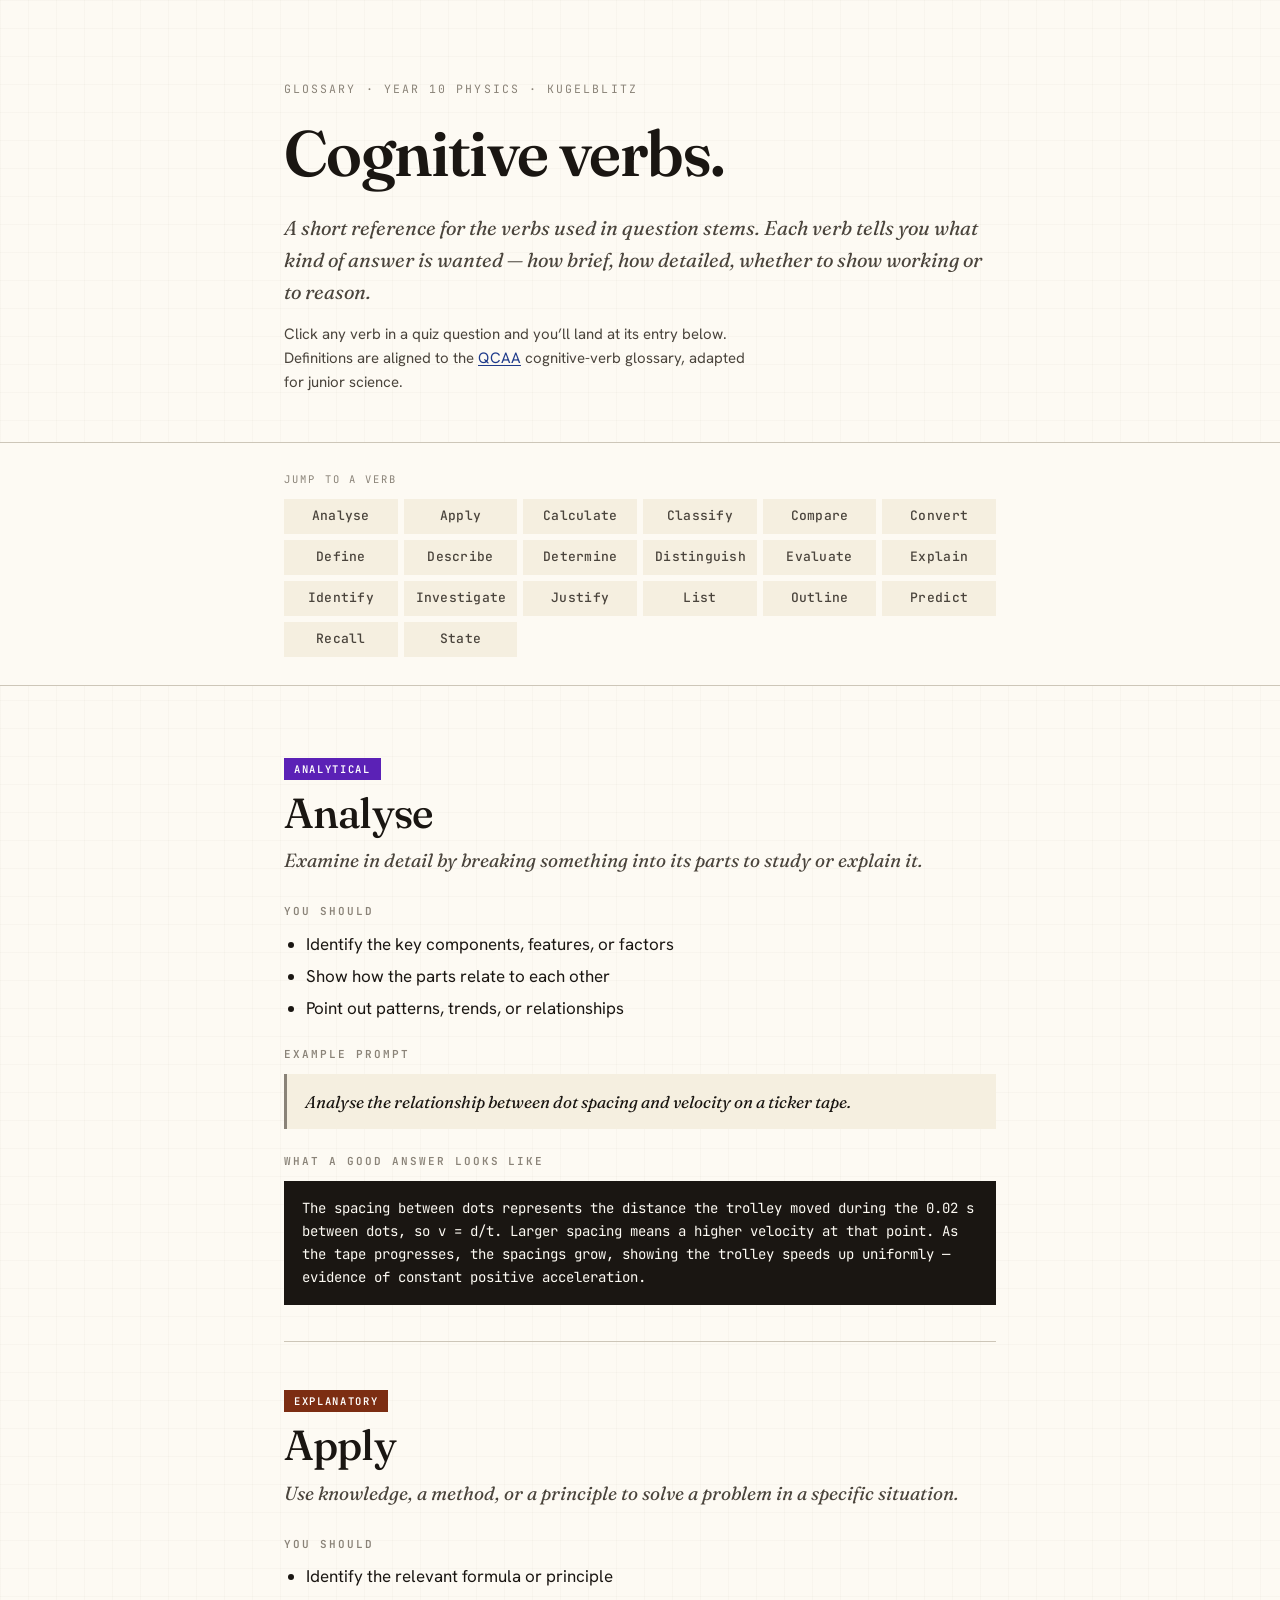
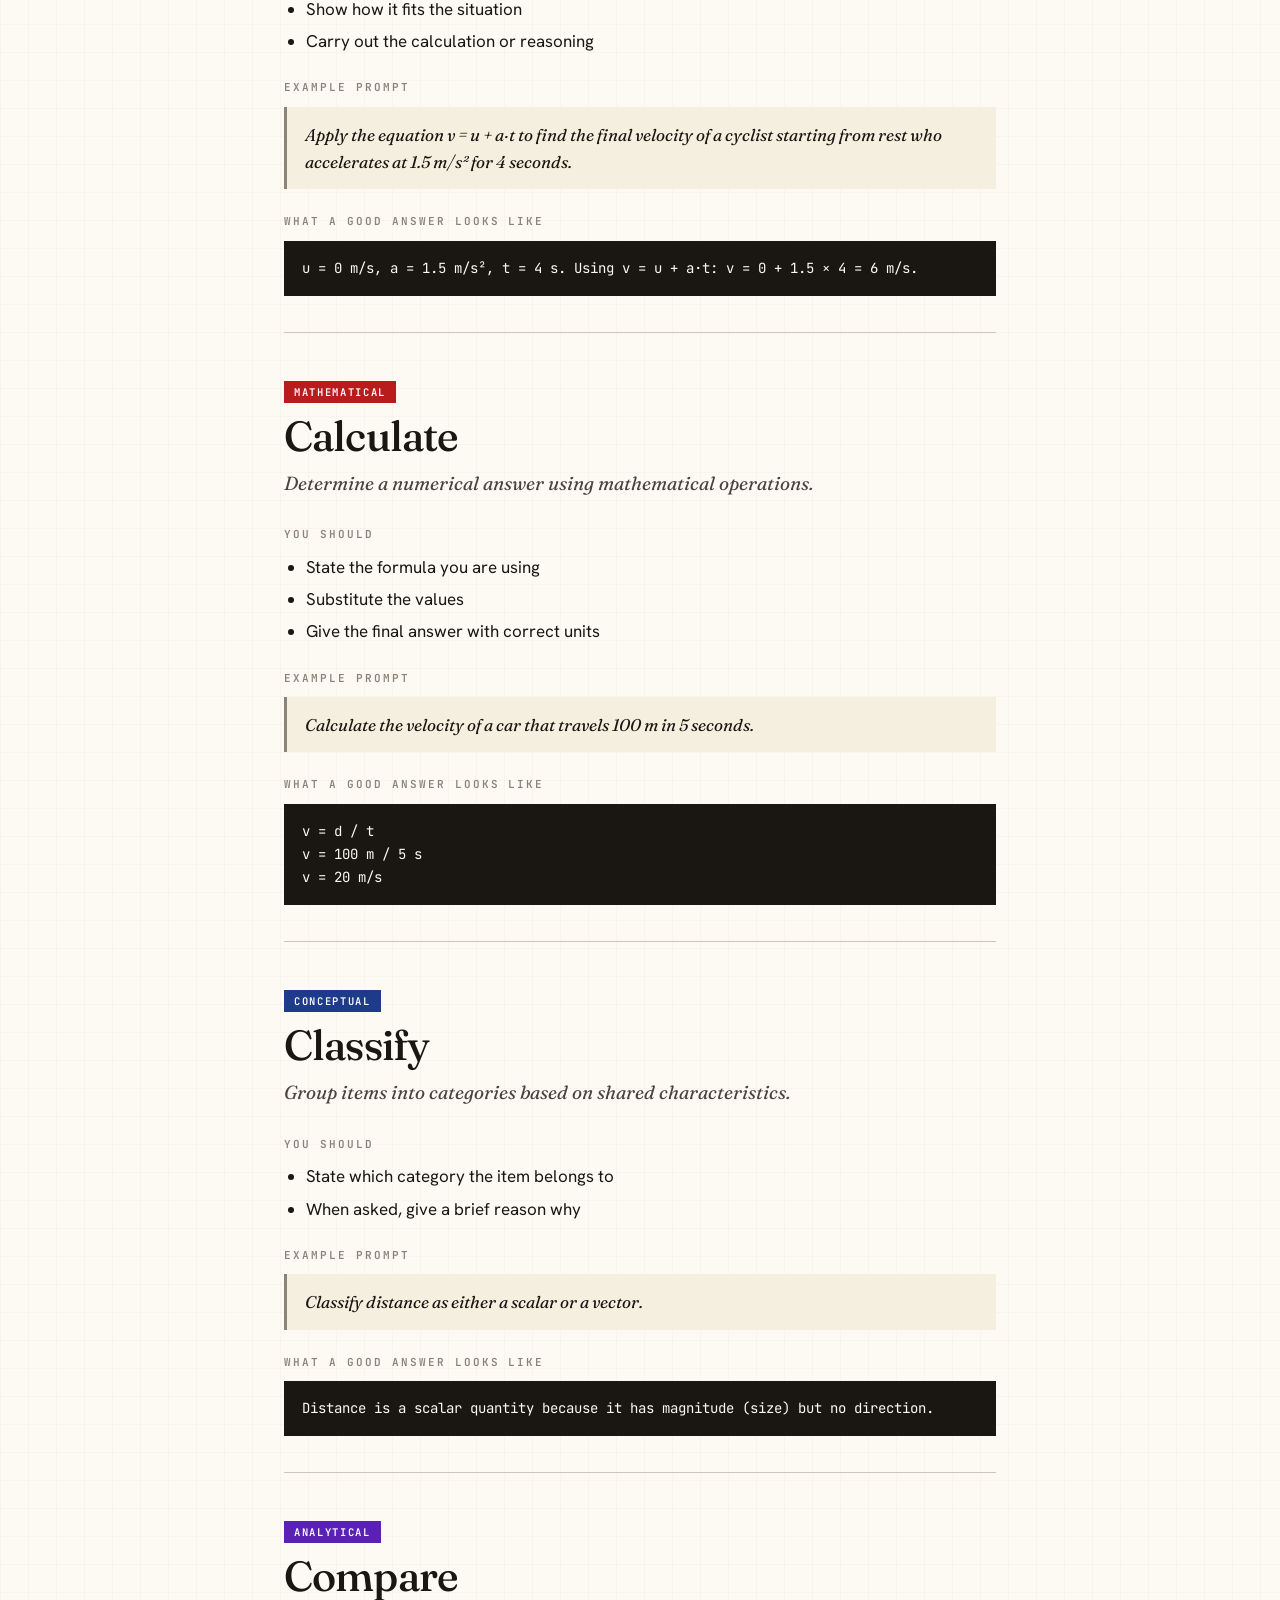
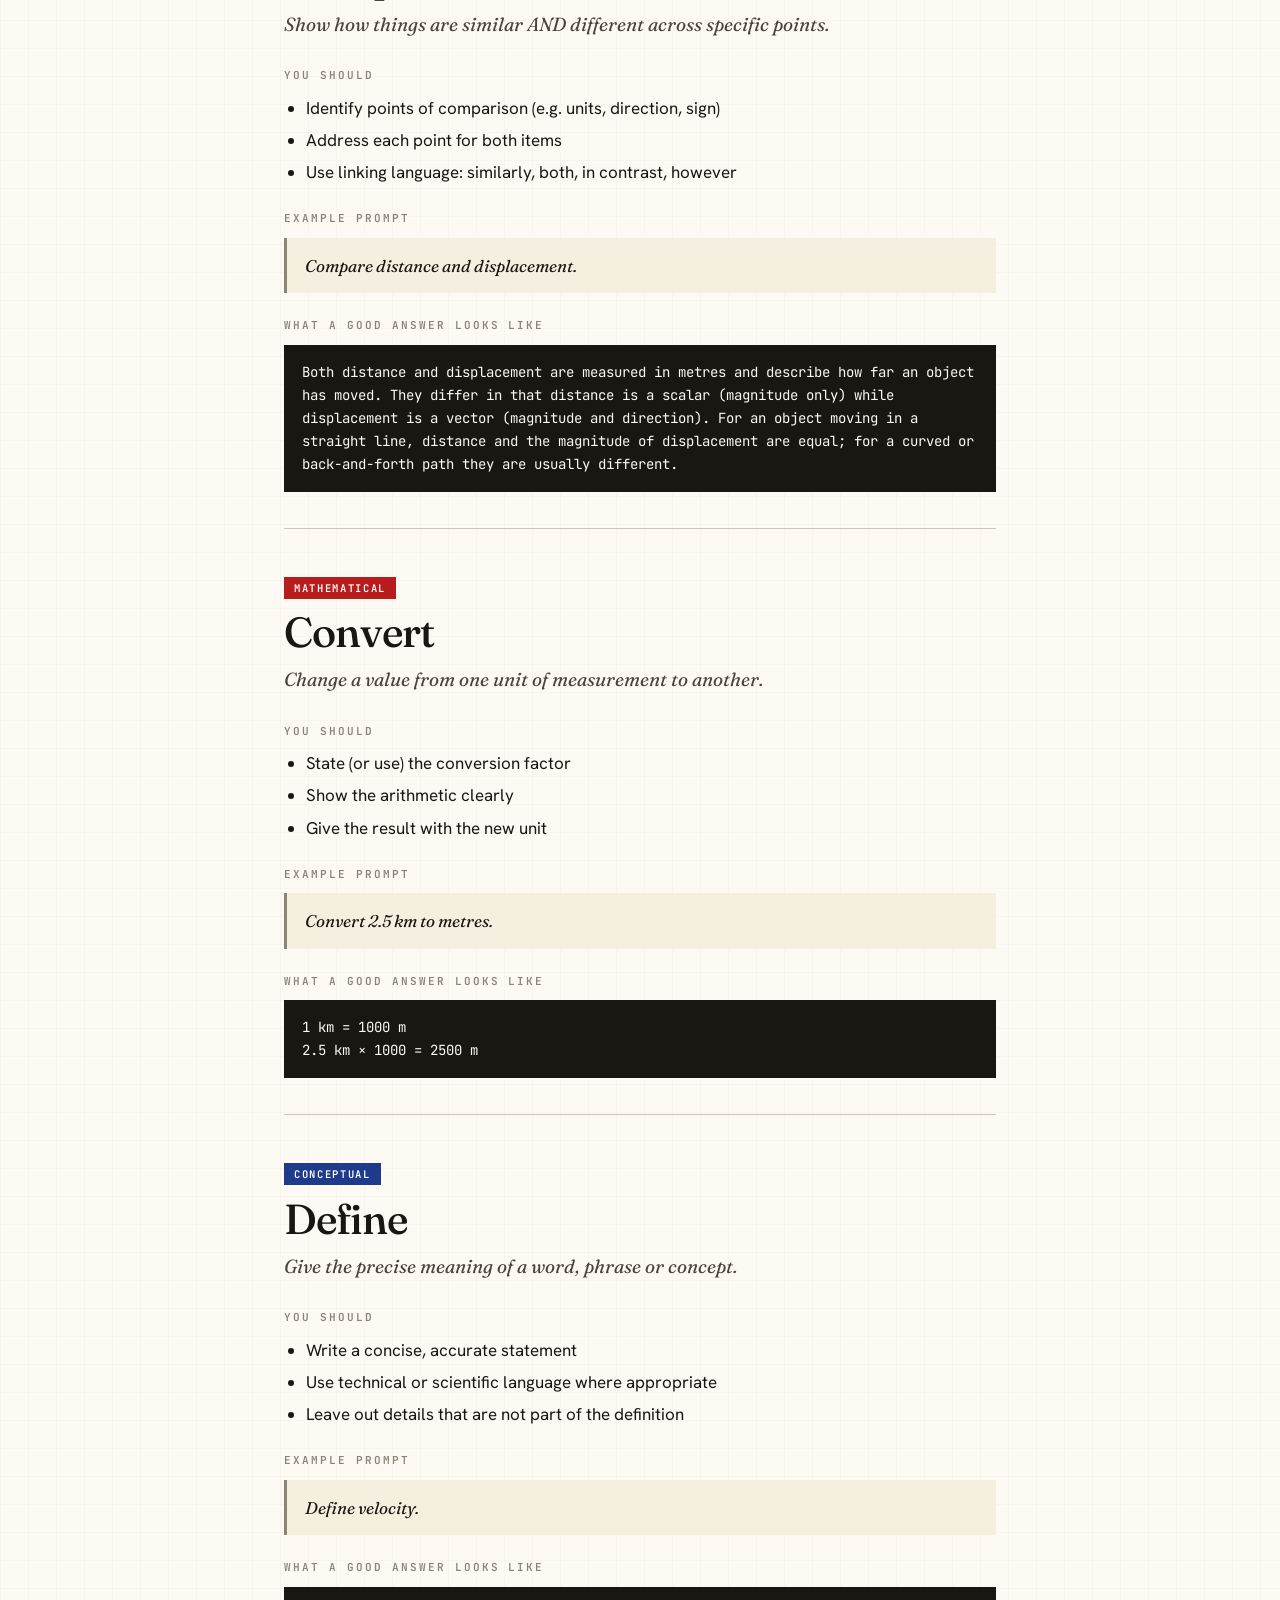
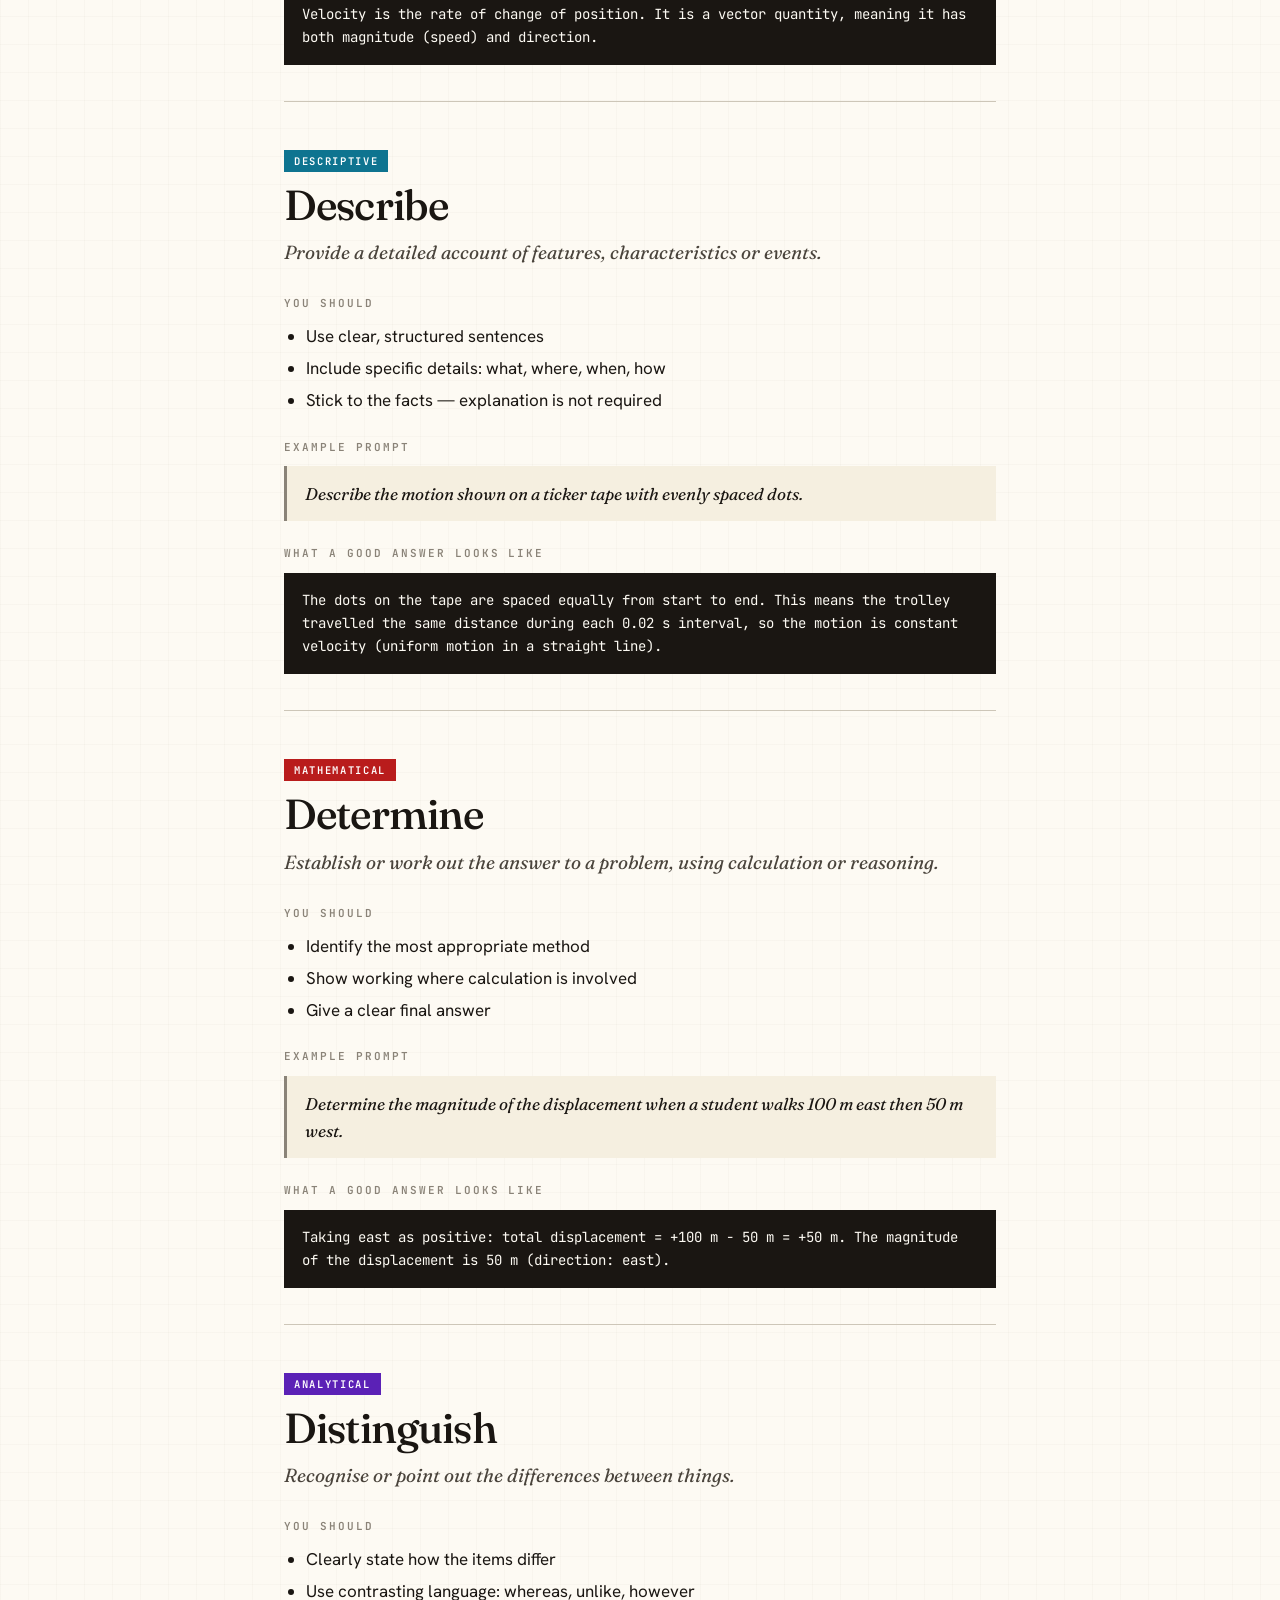
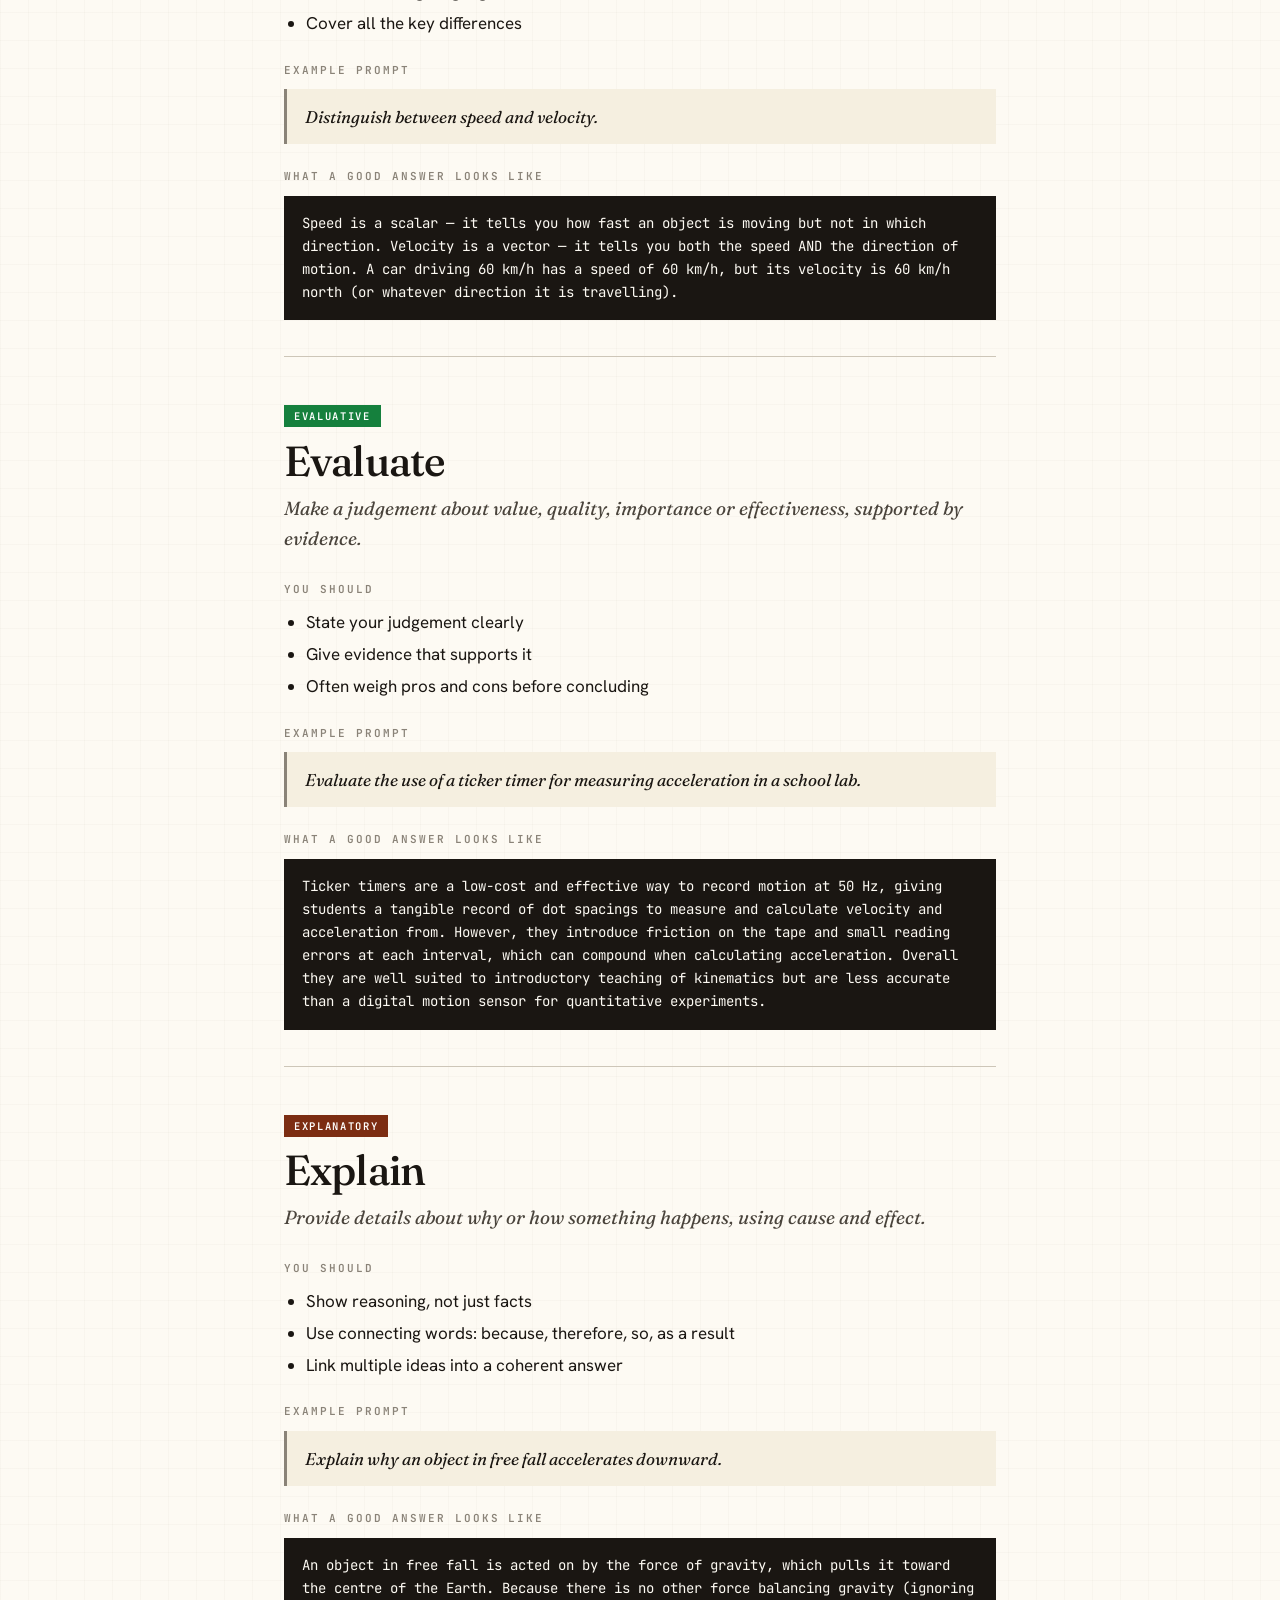
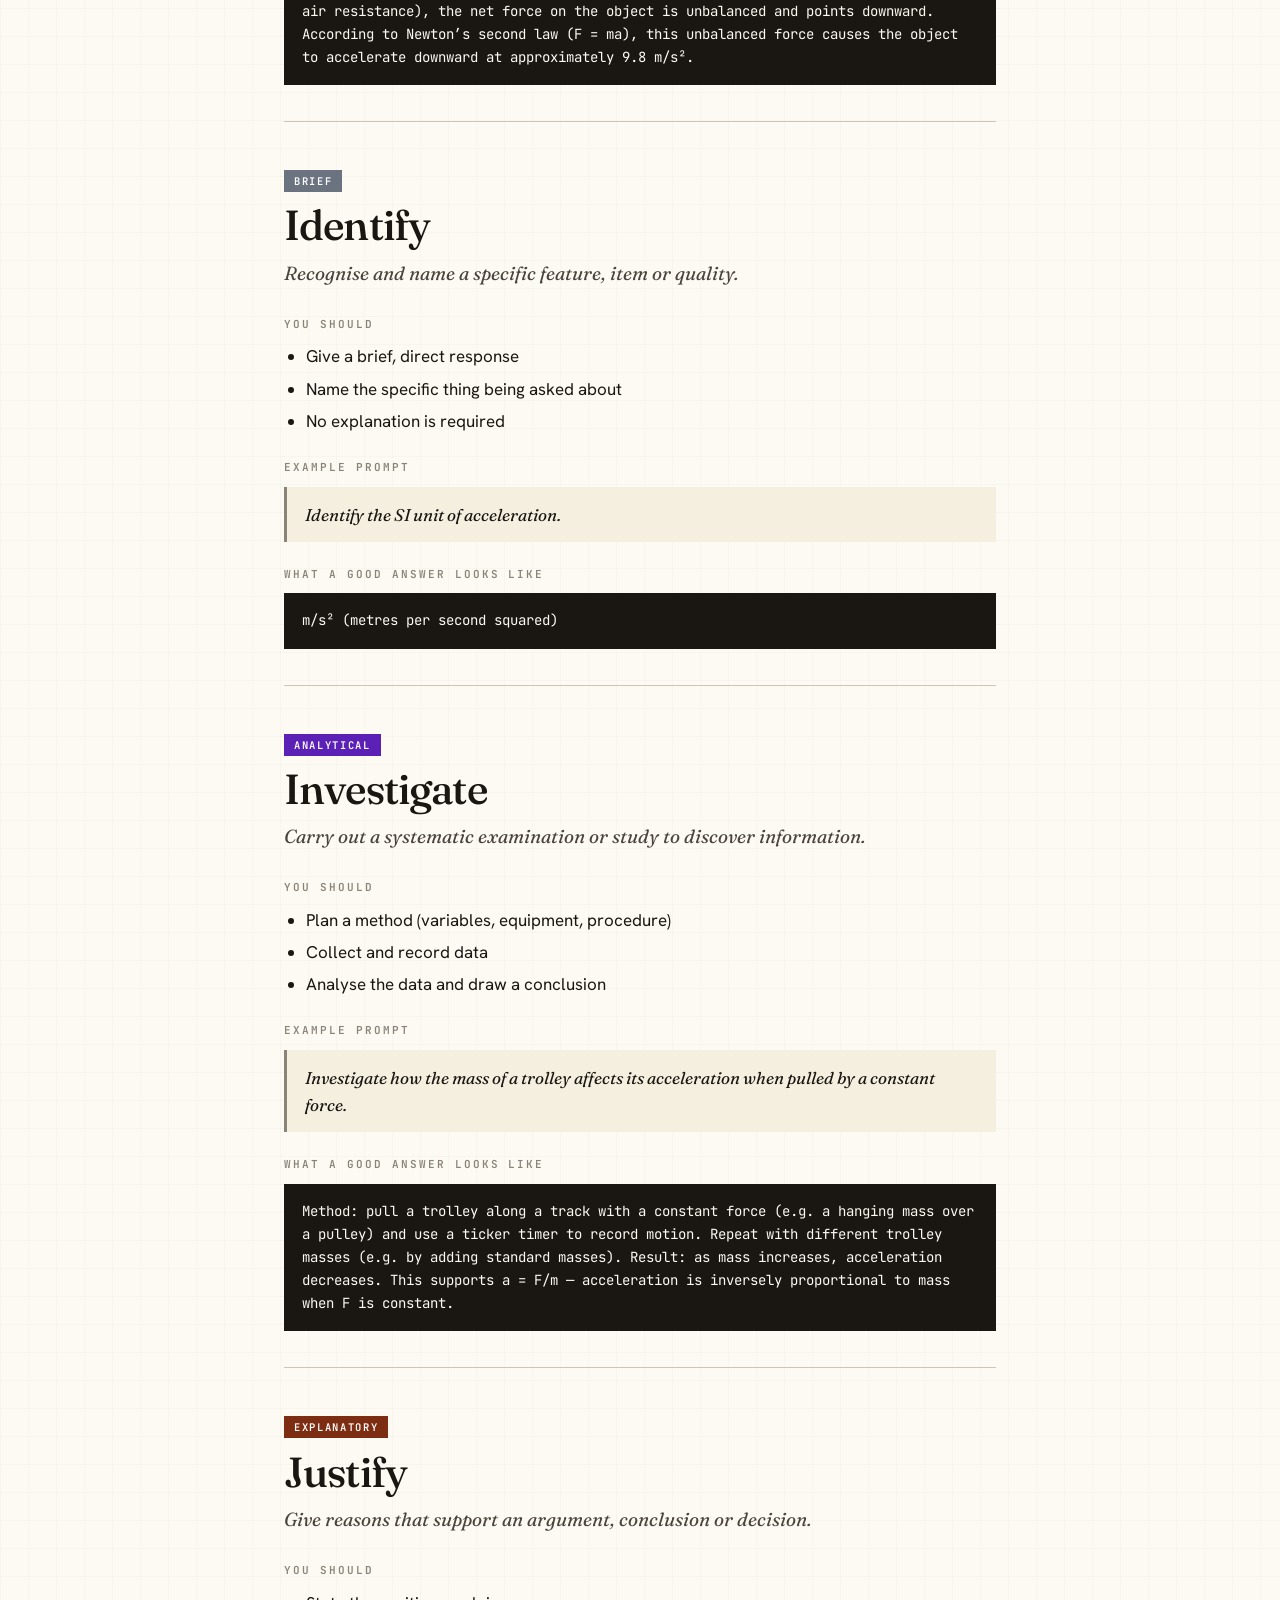
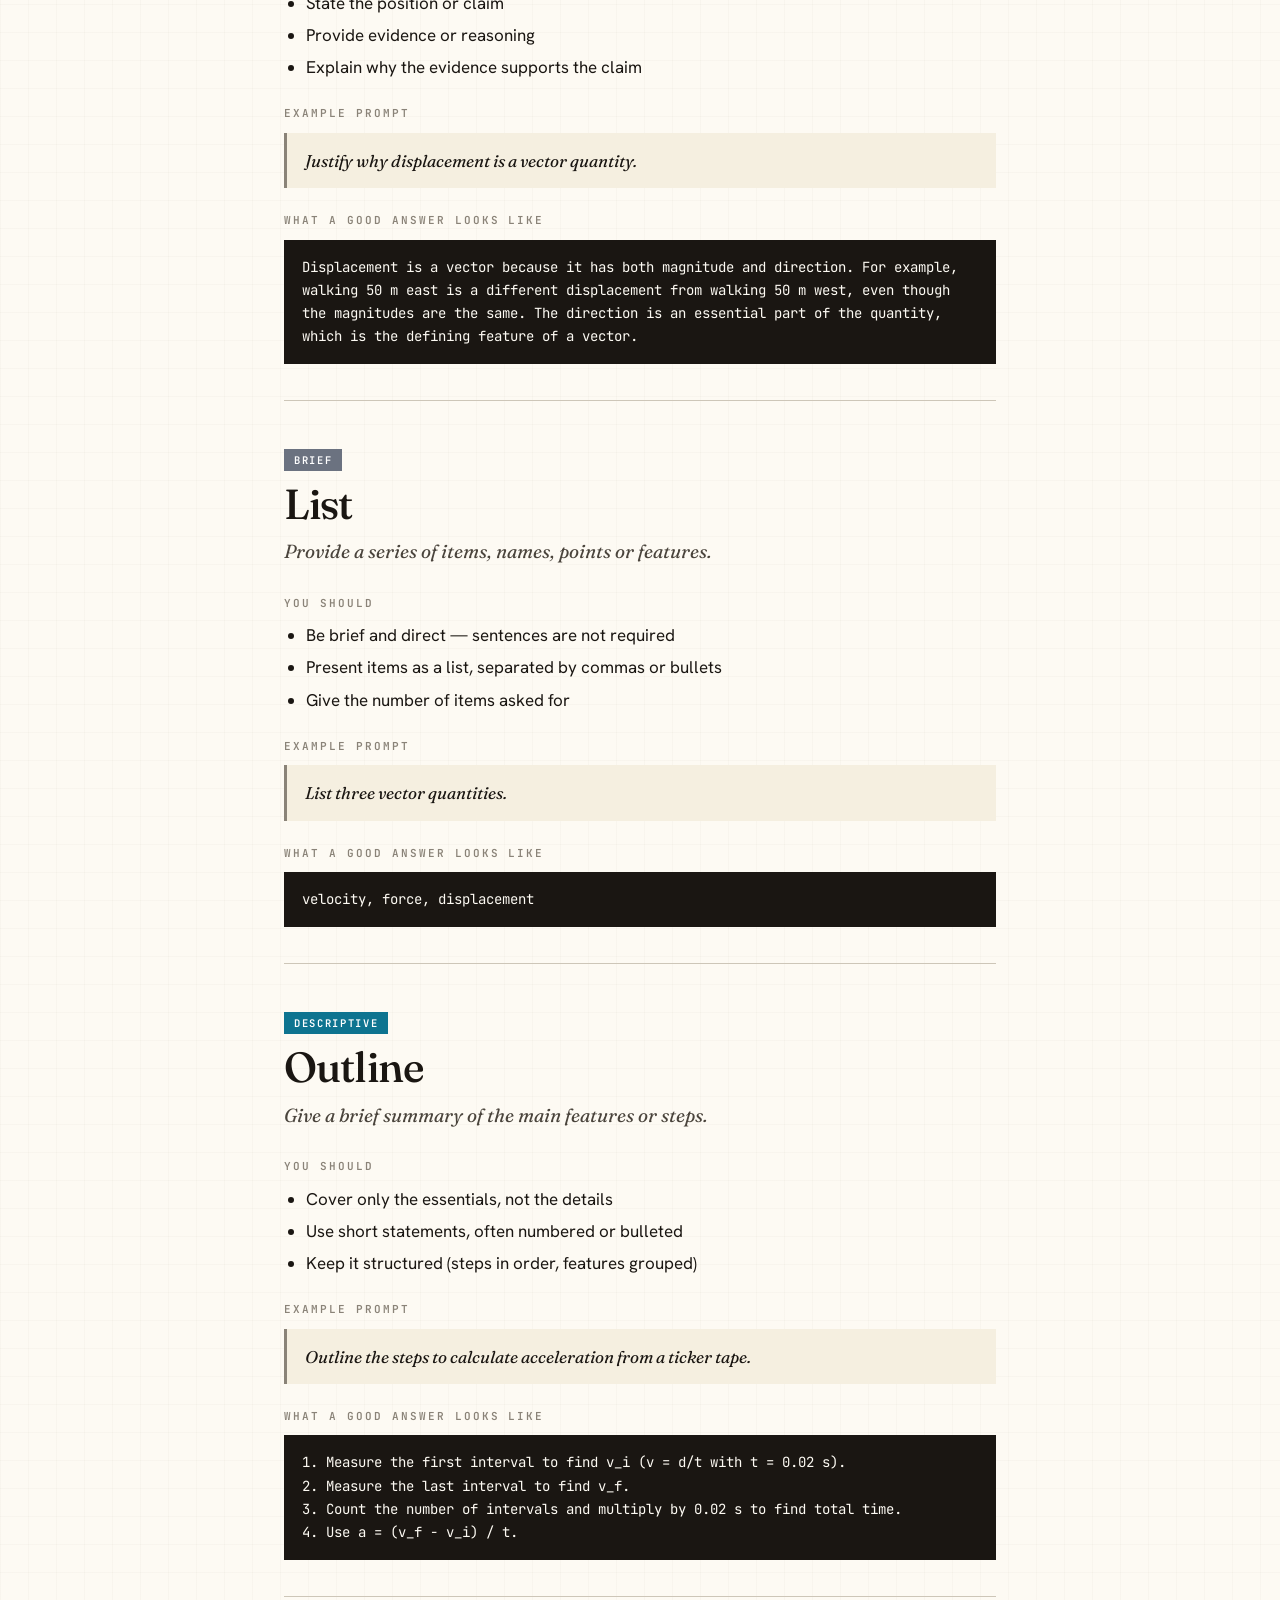
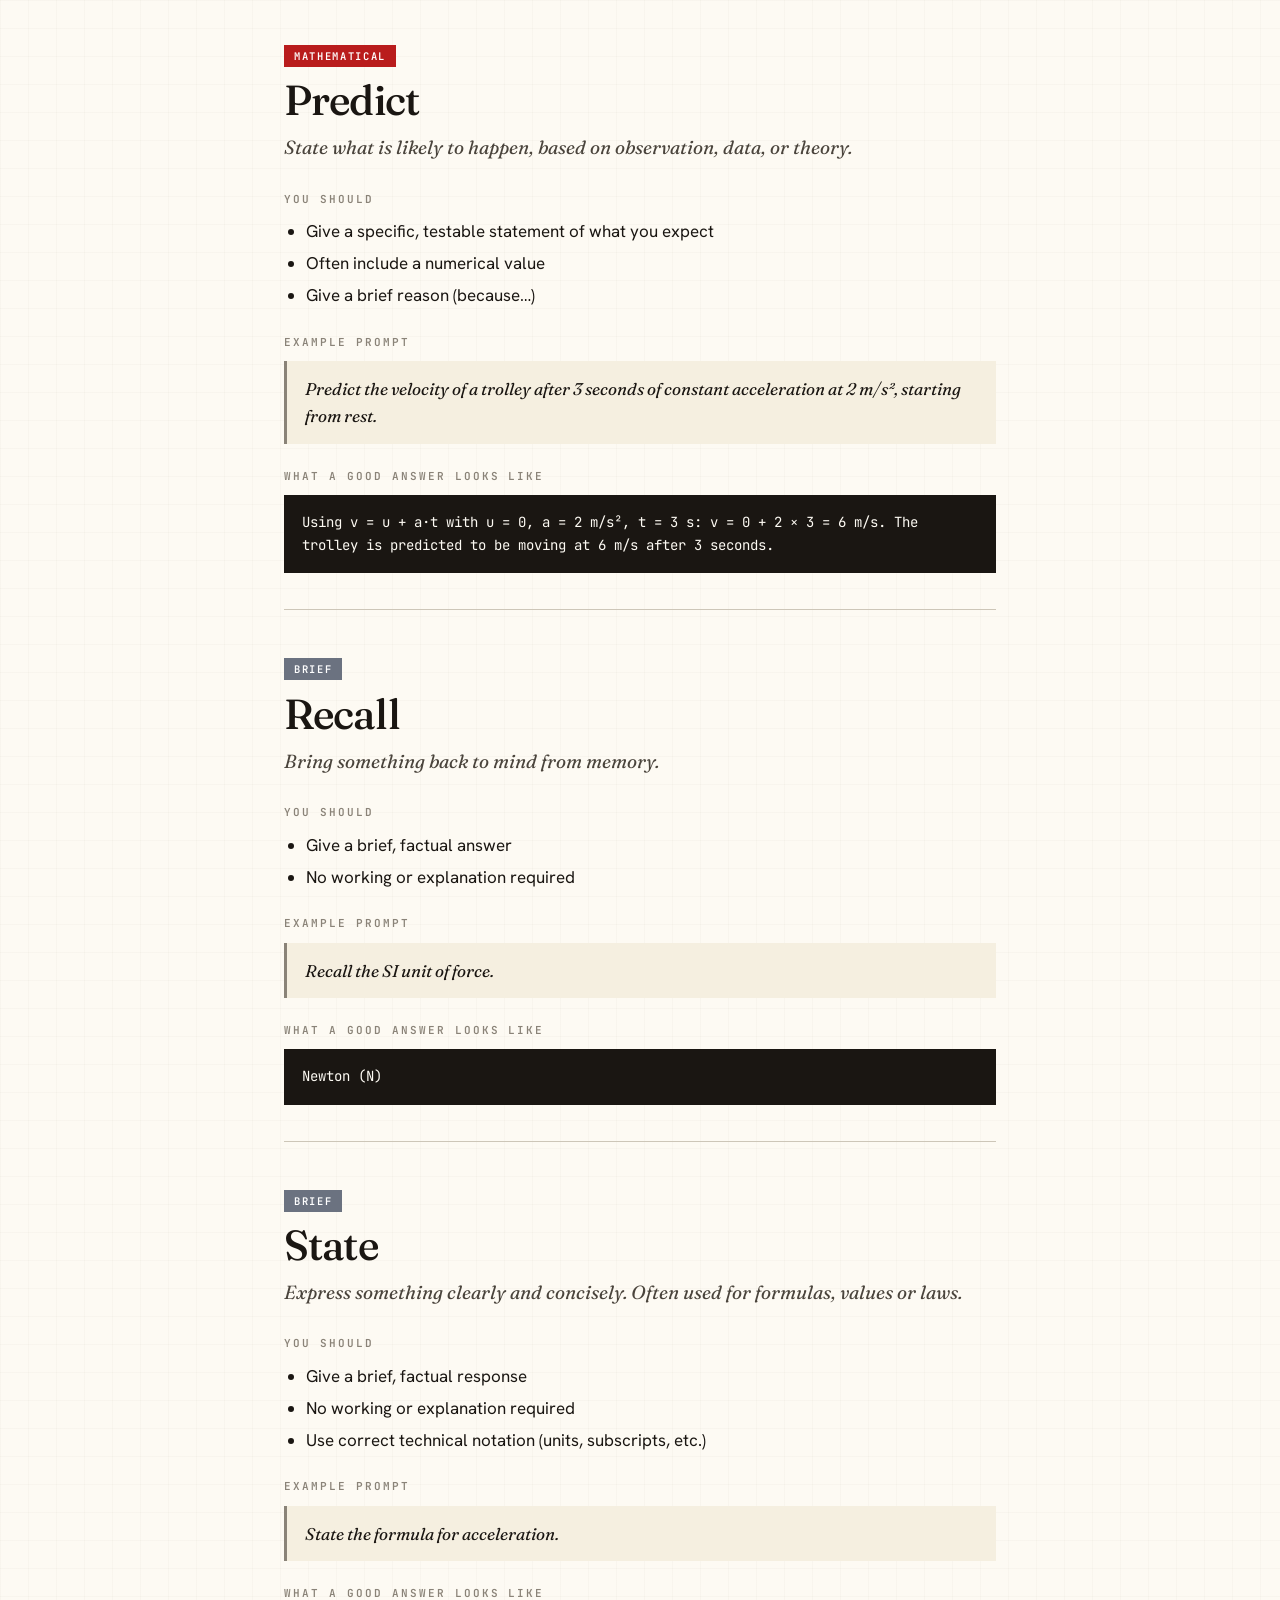
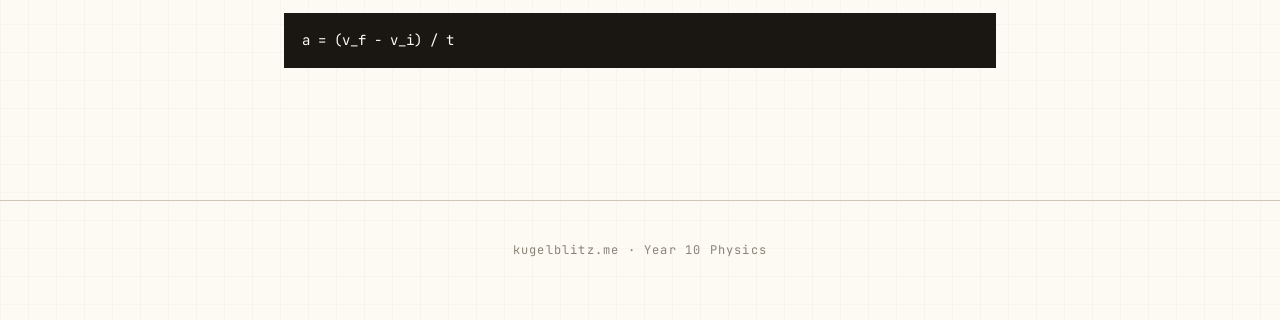
<file: docs/cognitive-verbs/index.html>
<!DOCTYPE html>
<html lang="en">
<head>
<meta charset="UTF-8">
<meta name="viewport" content="width=device-width, initial-scale=1">
<title>Cognitive verbs - kugelblitz</title>
<meta name="description" content="A reference for the cognitive verbs used in Year 10 Physics question stems at kugelblitz.">
<link rel="preconnect" href="https://fonts.googleapis.com">
<link rel="preconnect" href="https://fonts.gstatic.com" crossorigin>
<link href="https://fonts.googleapis.com/css2?family=Fraunces:opsz,wght@9..144,400;9..144,500;9..144,600;9..144,700&family=Hanken+Grotesk:wght@300;400;500;600;700&family=JetBrains+Mono:wght@400;500;600&display=swap" rel="stylesheet">
<style>
:root {
  --paper:        #fdfaf3;
  --paper-alt:    #f5efe0;
  --paper-deep:   #ebe2cd;
  --ink:          #1a1612;
  --ink-soft:     #4a443c;
  --ink-faint:    #8a8378;
  --rule:         #cdc6b8;
  --accent:       #b91c1c;
  --highlight:    #1e3a8a;
  --display:      "Fraunces", Georgia, serif;
  --body:         "Hanken Grotesk", -apple-system, system-ui, sans-serif;
  --mono:         "JetBrains Mono", "SF Mono", Menlo, monospace;
}
* { box-sizing: border-box; }
html { scroll-behavior: smooth; }
body {
  margin: 0;
  background: var(--paper);
  background-image:
    linear-gradient(to right,  rgba(180,170,150,0.06) 1px, transparent 1px),
    linear-gradient(to bottom, rgba(180,170,150,0.06) 1px, transparent 1px);
  background-size: 28px 28px;
  color: var(--ink);
  font-family: var(--body);
  font-size: 17px;
  line-height: 1.6;
  -webkit-font-smoothing: antialiased;
}
.wrap { max-width: 760px; margin: 0 auto; padding: 0 24px; }

/* ---- Header ---- */
.page-head {
  padding: 80px 0 48px;
  border-bottom: 1px solid var(--rule);
}
.eyebrow {
  font-family: var(--mono);
  font-size: 11.5px;
  letter-spacing: 0.18em;
  text-transform: uppercase;
  color: var(--ink-faint);
  margin: 0 0 22px;
}
.page-head h1 {
  font-family: var(--display);
  font-weight: 600;
  font-size: clamp(40px, 6.5vw, 64px);
  line-height: 1.02;
  letter-spacing: -0.025em;
  margin: 0 0 26px;
}
.lead {
  font-family: var(--display);
  font-style: italic;
  font-size: 20px;
  color: var(--ink-soft);
  margin: 0 0 14px;
  max-width: 60ch;
}
.lead-small {
  font-size: 15px;
  color: var(--ink-soft);
  max-width: 60ch;
  margin: 0;
}
.lead-small a {
  color: var(--highlight);
  text-decoration: underline;
  text-decoration-thickness: 1px;
  text-underline-offset: 2px;
}

/* ---- TOC ---- */
.toc {
  padding: 28px 0;
  border-bottom: 1px solid var(--rule);
  background: rgba(253,250,243,0.96);
  position: sticky;
  top: 0;
  z-index: 10;
  backdrop-filter: blur(6px);
}
.toc-label {
  font-family: var(--mono);
  font-size: 10.5px;
  letter-spacing: 0.2em;
  text-transform: uppercase;
  color: var(--ink-faint);
  margin: 0 0 12px;
}
.toc-grid {
  display: grid;
  grid-template-columns: repeat(auto-fill, minmax(110px, 1fr));
  gap: 6px;
}
.toc-grid a {
  font-family: var(--mono);
  font-size: 13px;
  font-weight: 500;
  color: var(--ink-soft);
  text-decoration: none;
  padding: 7px 12px;
  background: var(--paper-alt);
  text-align: center;
  letter-spacing: 0.02em;
  transition: background 0.12s, color 0.12s;
}
.toc-grid a:hover {
  background: var(--ink);
  color: var(--paper);
}

/* ---- Verb sections ---- */
main { padding: 24px 0 96px; }
.verb {
  padding: 44px 0 36px;
  border-bottom: 1px solid var(--rule);
  scroll-margin-top: 260px;
}
.verb:last-child { border-bottom: none; }
.verb-meta { margin: 0 0 10px; }
.verb-tag {
  font-family: var(--mono);
  font-size: 10.5px;
  font-weight: 600;
  letter-spacing: 0.16em;
  text-transform: uppercase;
  color: white;
  padding: 4px 10px;
}
.verb h2 {
  font-family: var(--display);
  font-weight: 500;
  font-size: 42px;
  line-height: 1.05;
  letter-spacing: -0.02em;
  margin: 6px 0 10px;
}
.verb .definition {
  font-family: var(--display);
  font-style: italic;
  font-size: 19px;
  color: var(--ink-soft);
  margin: 0 0 28px;
  max-width: 58ch;
}
.verb h3 {
  font-family: var(--mono);
  font-size: 11px;
  font-weight: 600;
  letter-spacing: 0.18em;
  text-transform: uppercase;
  color: var(--ink-faint);
  margin: 24px 0 10px;
}
.verb ul {
  margin: 0 0 18px;
  padding-left: 22px;
}
.verb li {
  margin: 5px 0;
  color: var(--ink);
}
.verb .prompt {
  font-family: var(--display);
  font-style: italic;
  background: var(--paper-alt);
  border-left: 3px solid var(--ink-faint);
  padding: 14px 18px;
  margin: 6px 0 18px;
  font-size: 17px;
  color: var(--ink);
}
.verb .sample {
  font-family: var(--mono);
  font-size: 14px;
  line-height: 1.65;
  background: var(--ink);
  color: var(--paper);
  padding: 16px 18px;
  margin: 6px 0 0;
  white-space: pre-wrap;
  word-wrap: break-word;
}

/* ---- Footer ---- */
footer {
  padding: 40px 0 60px;
  border-top: 1px solid var(--rule);
  text-align: center;
  font-family: var(--mono);
  font-size: 12px;
  letter-spacing: 0.1em;
  color: var(--ink-faint);
}

@media (max-width: 600px) {
  .wrap { padding: 0 18px; }
  .page-head { padding: 50px 0 32px; }
  .verb h2 { font-size: 34px; }
  .verb .definition { font-size: 17px; }
  .toc-grid { grid-template-columns: repeat(auto-fill, minmax(95px, 1fr)); }
}
</style>
</head>
<body>

<header class="page-head">
  <div class="wrap">
    <p class="eyebrow">Glossary &middot; Year 10 Physics &middot; kugelblitz</p>
    <h1>Cognitive verbs.</h1>
    <p class="lead">A short reference for the verbs used in question stems. Each verb tells you what kind of answer is wanted — how brief, how detailed, whether to show working or to reason.</p>
    <p class="lead-small">Click any verb in a quiz question and you’ll land at its entry below. Definitions are aligned to the <a href="https://www.qcaa.qld.edu.au/" target="_blank" rel="noopener noreferrer">QCAA</a> cognitive-verb glossary, adapted for junior science.</p>
  </div>
</header>

<nav class="toc">
  <div class="wrap">
    <p class="toc-label">Jump to a verb</p>
    <div class="toc-grid"><a href="#analyse">Analyse</a><a href="#apply">Apply</a><a href="#calculate">Calculate</a><a href="#classify">Classify</a><a href="#compare">Compare</a><a href="#convert">Convert</a><a href="#define">Define</a><a href="#describe">Describe</a><a href="#determine">Determine</a><a href="#distinguish">Distinguish</a><a href="#evaluate">Evaluate</a><a href="#explain">Explain</a><a href="#identify">Identify</a><a href="#investigate">Investigate</a><a href="#justify">Justify</a><a href="#list">List</a><a href="#outline">Outline</a><a href="#predict">Predict</a><a href="#recall">Recall</a><a href="#state">State</a></div>
  </div>
</nav>

<main>
  <div class="wrap">
    <section class="verb" id="analyse">
      <div class="verb-meta">
        <span class="verb-tag" style="background:#5b21b6">Analytical</span>
      </div>
      <h2>Analyse</h2>
      <p class="definition">Examine in detail by breaking something into its parts to study or explain it.</p>
      <h3>You should</h3>
      <ul><li>Identify the key components, features, or factors</li><li>Show how the parts relate to each other</li><li>Point out patterns, trends, or relationships</li></ul>
      <h3>Example prompt</h3>
      <p class="prompt">Analyse the relationship between dot spacing and velocity on a ticker tape.</p>
      <h3>What a good answer looks like</h3>
      <div class="sample">The spacing between dots represents the distance the trolley moved during the 0.02 s between dots, so v = d/t. Larger spacing means a higher velocity at that point. As the tape progresses, the spacings grow, showing the trolley speeds up uniformly — evidence of constant positive acceleration.</div>
    </section>
    <section class="verb" id="apply">
      <div class="verb-meta">
        <span class="verb-tag" style="background:#7c2d12">Explanatory</span>
      </div>
      <h2>Apply</h2>
      <p class="definition">Use knowledge, a method, or a principle to solve a problem in a specific situation.</p>
      <h3>You should</h3>
      <ul><li>Identify the relevant formula or principle</li><li>Show how it fits the situation</li><li>Carry out the calculation or reasoning</li></ul>
      <h3>Example prompt</h3>
      <p class="prompt">Apply the equation v = u + a·t to find the final velocity of a cyclist starting from rest who accelerates at 1.5 m/s² for 4 seconds.</p>
      <h3>What a good answer looks like</h3>
      <div class="sample">u = 0 m/s, a = 1.5 m/s², t = 4 s. Using v = u + a·t: v = 0 + 1.5 × 4 = 6 m/s.</div>
    </section>
    <section class="verb" id="calculate">
      <div class="verb-meta">
        <span class="verb-tag" style="background:#b91c1c">Mathematical</span>
      </div>
      <h2>Calculate</h2>
      <p class="definition">Determine a numerical answer using mathematical operations.</p>
      <h3>You should</h3>
      <ul><li>State the formula you are using</li><li>Substitute the values</li><li>Give the final answer with correct units</li></ul>
      <h3>Example prompt</h3>
      <p class="prompt">Calculate the velocity of a car that travels 100 m in 5 seconds.</p>
      <h3>What a good answer looks like</h3>
      <div class="sample">v = d / t<br>v = 100 m / 5 s<br>v = 20 m/s</div>
    </section>
    <section class="verb" id="classify">
      <div class="verb-meta">
        <span class="verb-tag" style="background:#1e3a8a">Conceptual</span>
      </div>
      <h2>Classify</h2>
      <p class="definition">Group items into categories based on shared characteristics.</p>
      <h3>You should</h3>
      <ul><li>State which category the item belongs to</li><li>When asked, give a brief reason why</li></ul>
      <h3>Example prompt</h3>
      <p class="prompt">Classify distance as either a scalar or a vector.</p>
      <h3>What a good answer looks like</h3>
      <div class="sample">Distance is a scalar quantity because it has magnitude (size) but no direction.</div>
    </section>
    <section class="verb" id="compare">
      <div class="verb-meta">
        <span class="verb-tag" style="background:#5b21b6">Analytical</span>
      </div>
      <h2>Compare</h2>
      <p class="definition">Show how things are similar AND different across specific points.</p>
      <h3>You should</h3>
      <ul><li>Identify points of comparison (e.g. units, direction, sign)</li><li>Address each point for both items</li><li>Use linking language: similarly, both, in contrast, however</li></ul>
      <h3>Example prompt</h3>
      <p class="prompt">Compare distance and displacement.</p>
      <h3>What a good answer looks like</h3>
      <div class="sample">Both distance and displacement are measured in metres and describe how far an object has moved. They differ in that distance is a scalar (magnitude only) while displacement is a vector (magnitude and direction). For an object moving in a straight line, distance and the magnitude of displacement are equal; for a curved or back-and-forth path they are usually different.</div>
    </section>
    <section class="verb" id="convert">
      <div class="verb-meta">
        <span class="verb-tag" style="background:#b91c1c">Mathematical</span>
      </div>
      <h2>Convert</h2>
      <p class="definition">Change a value from one unit of measurement to another.</p>
      <h3>You should</h3>
      <ul><li>State (or use) the conversion factor</li><li>Show the arithmetic clearly</li><li>Give the result with the new unit</li></ul>
      <h3>Example prompt</h3>
      <p class="prompt">Convert 2.5 km to metres.</p>
      <h3>What a good answer looks like</h3>
      <div class="sample">1 km = 1000 m<br>2.5 km × 1000 = 2500 m</div>
    </section>
    <section class="verb" id="define">
      <div class="verb-meta">
        <span class="verb-tag" style="background:#1e3a8a">Conceptual</span>
      </div>
      <h2>Define</h2>
      <p class="definition">Give the precise meaning of a word, phrase or concept.</p>
      <h3>You should</h3>
      <ul><li>Write a concise, accurate statement</li><li>Use technical or scientific language where appropriate</li><li>Leave out details that are not part of the definition</li></ul>
      <h3>Example prompt</h3>
      <p class="prompt">Define velocity.</p>
      <h3>What a good answer looks like</h3>
      <div class="sample">Velocity is the rate of change of position. It is a vector quantity, meaning it has both magnitude (speed) and direction.</div>
    </section>
    <section class="verb" id="describe">
      <div class="verb-meta">
        <span class="verb-tag" style="background:#0e7490">Descriptive</span>
      </div>
      <h2>Describe</h2>
      <p class="definition">Provide a detailed account of features, characteristics or events.</p>
      <h3>You should</h3>
      <ul><li>Use clear, structured sentences</li><li>Include specific details: what, where, when, how</li><li>Stick to the facts — explanation is not required</li></ul>
      <h3>Example prompt</h3>
      <p class="prompt">Describe the motion shown on a ticker tape with evenly spaced dots.</p>
      <h3>What a good answer looks like</h3>
      <div class="sample">The dots on the tape are spaced equally from start to end. This means the trolley travelled the same distance during each 0.02 s interval, so the motion is constant velocity (uniform motion in a straight line).</div>
    </section>
    <section class="verb" id="determine">
      <div class="verb-meta">
        <span class="verb-tag" style="background:#b91c1c">Mathematical</span>
      </div>
      <h2>Determine</h2>
      <p class="definition">Establish or work out the answer to a problem, using calculation or reasoning.</p>
      <h3>You should</h3>
      <ul><li>Identify the most appropriate method</li><li>Show working where calculation is involved</li><li>Give a clear final answer</li></ul>
      <h3>Example prompt</h3>
      <p class="prompt">Determine the magnitude of the displacement when a student walks 100 m east then 50 m west.</p>
      <h3>What a good answer looks like</h3>
      <div class="sample">Taking east as positive: total displacement = +100 m − 50 m = +50 m. The magnitude of the displacement is 50 m (direction: east).</div>
    </section>
    <section class="verb" id="distinguish">
      <div class="verb-meta">
        <span class="verb-tag" style="background:#5b21b6">Analytical</span>
      </div>
      <h2>Distinguish</h2>
      <p class="definition">Recognise or point out the differences between things.</p>
      <h3>You should</h3>
      <ul><li>Clearly state how the items differ</li><li>Use contrasting language: whereas, unlike, however</li><li>Cover all the key differences</li></ul>
      <h3>Example prompt</h3>
      <p class="prompt">Distinguish between speed and velocity.</p>
      <h3>What a good answer looks like</h3>
      <div class="sample">Speed is a scalar — it tells you how fast an object is moving but not in which direction. Velocity is a vector — it tells you both the speed AND the direction of motion. A car driving 60 km/h has a speed of 60 km/h, but its velocity is 60 km/h north (or whatever direction it is travelling).</div>
    </section>
    <section class="verb" id="evaluate">
      <div class="verb-meta">
        <span class="verb-tag" style="background:#15803d">Evaluative</span>
      </div>
      <h2>Evaluate</h2>
      <p class="definition">Make a judgement about value, quality, importance or effectiveness, supported by evidence.</p>
      <h3>You should</h3>
      <ul><li>State your judgement clearly</li><li>Give evidence that supports it</li><li>Often weigh pros and cons before concluding</li></ul>
      <h3>Example prompt</h3>
      <p class="prompt">Evaluate the use of a ticker timer for measuring acceleration in a school lab.</p>
      <h3>What a good answer looks like</h3>
      <div class="sample">Ticker timers are a low-cost and effective way to record motion at 50 Hz, giving students a tangible record of dot spacings to measure and calculate velocity and acceleration from. However, they introduce friction on the tape and small reading errors at each interval, which can compound when calculating acceleration. Overall they are well suited to introductory teaching of kinematics but are less accurate than a digital motion sensor for quantitative experiments.</div>
    </section>
    <section class="verb" id="explain">
      <div class="verb-meta">
        <span class="verb-tag" style="background:#7c2d12">Explanatory</span>
      </div>
      <h2>Explain</h2>
      <p class="definition">Provide details about why or how something happens, using cause and effect.</p>
      <h3>You should</h3>
      <ul><li>Show reasoning, not just facts</li><li>Use connecting words: because, therefore, so, as a result</li><li>Link multiple ideas into a coherent answer</li></ul>
      <h3>Example prompt</h3>
      <p class="prompt">Explain why an object in free fall accelerates downward.</p>
      <h3>What a good answer looks like</h3>
      <div class="sample">An object in free fall is acted on by the force of gravity, which pulls it toward the centre of the Earth. Because there is no other force balancing gravity (ignoring air resistance), the net force on the object is unbalanced and points downward. According to Newton’s second law (F = ma), this unbalanced force causes the object to accelerate downward at approximately 9.8 m/s².</div>
    </section>
    <section class="verb" id="identify">
      <div class="verb-meta">
        <span class="verb-tag" style="background:#6b7280">Brief</span>
      </div>
      <h2>Identify</h2>
      <p class="definition">Recognise and name a specific feature, item or quality.</p>
      <h3>You should</h3>
      <ul><li>Give a brief, direct response</li><li>Name the specific thing being asked about</li><li>No explanation is required</li></ul>
      <h3>Example prompt</h3>
      <p class="prompt">Identify the SI unit of acceleration.</p>
      <h3>What a good answer looks like</h3>
      <div class="sample">m/s² (metres per second squared)</div>
    </section>
    <section class="verb" id="investigate">
      <div class="verb-meta">
        <span class="verb-tag" style="background:#5b21b6">Analytical</span>
      </div>
      <h2>Investigate</h2>
      <p class="definition">Carry out a systematic examination or study to discover information.</p>
      <h3>You should</h3>
      <ul><li>Plan a method (variables, equipment, procedure)</li><li>Collect and record data</li><li>Analyse the data and draw a conclusion</li></ul>
      <h3>Example prompt</h3>
      <p class="prompt">Investigate how the mass of a trolley affects its acceleration when pulled by a constant force.</p>
      <h3>What a good answer looks like</h3>
      <div class="sample">Method: pull a trolley along a track with a constant force (e.g. a hanging mass over a pulley) and use a ticker timer to record motion. Repeat with different trolley masses (e.g. by adding standard masses). Result: as mass increases, acceleration decreases. This supports a = F/m — acceleration is inversely proportional to mass when F is constant.</div>
    </section>
    <section class="verb" id="justify">
      <div class="verb-meta">
        <span class="verb-tag" style="background:#7c2d12">Explanatory</span>
      </div>
      <h2>Justify</h2>
      <p class="definition">Give reasons that support an argument, conclusion or decision.</p>
      <h3>You should</h3>
      <ul><li>State the position or claim</li><li>Provide evidence or reasoning</li><li>Explain why the evidence supports the claim</li></ul>
      <h3>Example prompt</h3>
      <p class="prompt">Justify why displacement is a vector quantity.</p>
      <h3>What a good answer looks like</h3>
      <div class="sample">Displacement is a vector because it has both magnitude and direction. For example, walking 50 m east is a different displacement from walking 50 m west, even though the magnitudes are the same. The direction is an essential part of the quantity, which is the defining feature of a vector.</div>
    </section>
    <section class="verb" id="list">
      <div class="verb-meta">
        <span class="verb-tag" style="background:#6b7280">Brief</span>
      </div>
      <h2>List</h2>
      <p class="definition">Provide a series of items, names, points or features.</p>
      <h3>You should</h3>
      <ul><li>Be brief and direct — sentences are not required</li><li>Present items as a list, separated by commas or bullets</li><li>Give the number of items asked for</li></ul>
      <h3>Example prompt</h3>
      <p class="prompt">List three vector quantities.</p>
      <h3>What a good answer looks like</h3>
      <div class="sample">velocity, force, displacement</div>
    </section>
    <section class="verb" id="outline">
      <div class="verb-meta">
        <span class="verb-tag" style="background:#0e7490">Descriptive</span>
      </div>
      <h2>Outline</h2>
      <p class="definition">Give a brief summary of the main features or steps.</p>
      <h3>You should</h3>
      <ul><li>Cover only the essentials, not the details</li><li>Use short statements, often numbered or bulleted</li><li>Keep it structured (steps in order, features grouped)</li></ul>
      <h3>Example prompt</h3>
      <p class="prompt">Outline the steps to calculate acceleration from a ticker tape.</p>
      <h3>What a good answer looks like</h3>
      <div class="sample">1. Measure the first interval to find v_i (v = d/t with t = 0.02 s).<br>2. Measure the last interval to find v_f.<br>3. Count the number of intervals and multiply by 0.02 s to find total time.<br>4. Use a = (v_f − v_i) / t.</div>
    </section>
    <section class="verb" id="predict">
      <div class="verb-meta">
        <span class="verb-tag" style="background:#b91c1c">Mathematical</span>
      </div>
      <h2>Predict</h2>
      <p class="definition">State what is likely to happen, based on observation, data, or theory.</p>
      <h3>You should</h3>
      <ul><li>Give a specific, testable statement of what you expect</li><li>Often include a numerical value</li><li>Give a brief reason (because…)</li></ul>
      <h3>Example prompt</h3>
      <p class="prompt">Predict the velocity of a trolley after 3 seconds of constant acceleration at 2 m/s², starting from rest.</p>
      <h3>What a good answer looks like</h3>
      <div class="sample">Using v = u + a·t with u = 0, a = 2 m/s², t = 3 s: v = 0 + 2 × 3 = 6 m/s. The trolley is predicted to be moving at 6 m/s after 3 seconds.</div>
    </section>
    <section class="verb" id="recall">
      <div class="verb-meta">
        <span class="verb-tag" style="background:#6b7280">Brief</span>
      </div>
      <h2>Recall</h2>
      <p class="definition">Bring something back to mind from memory.</p>
      <h3>You should</h3>
      <ul><li>Give a brief, factual answer</li><li>No working or explanation required</li></ul>
      <h3>Example prompt</h3>
      <p class="prompt">Recall the SI unit of force.</p>
      <h3>What a good answer looks like</h3>
      <div class="sample">Newton (N)</div>
    </section>
    <section class="verb" id="state">
      <div class="verb-meta">
        <span class="verb-tag" style="background:#6b7280">Brief</span>
      </div>
      <h2>State</h2>
      <p class="definition">Express something clearly and concisely. Often used for formulas, values or laws.</p>
      <h3>You should</h3>
      <ul><li>Give a brief, factual response</li><li>No working or explanation required</li><li>Use correct technical notation (units, subscripts, etc.)</li></ul>
      <h3>Example prompt</h3>
      <p class="prompt">State the formula for acceleration.</p>
      <h3>What a good answer looks like</h3>
      <div class="sample">a = (v_f − v_i) / t</div>
    </section></div>
</main>

<footer>
  <div class="wrap">kugelblitz.me &middot; Year 10 Physics</div>
</footer>

</body>
</html>
</file>
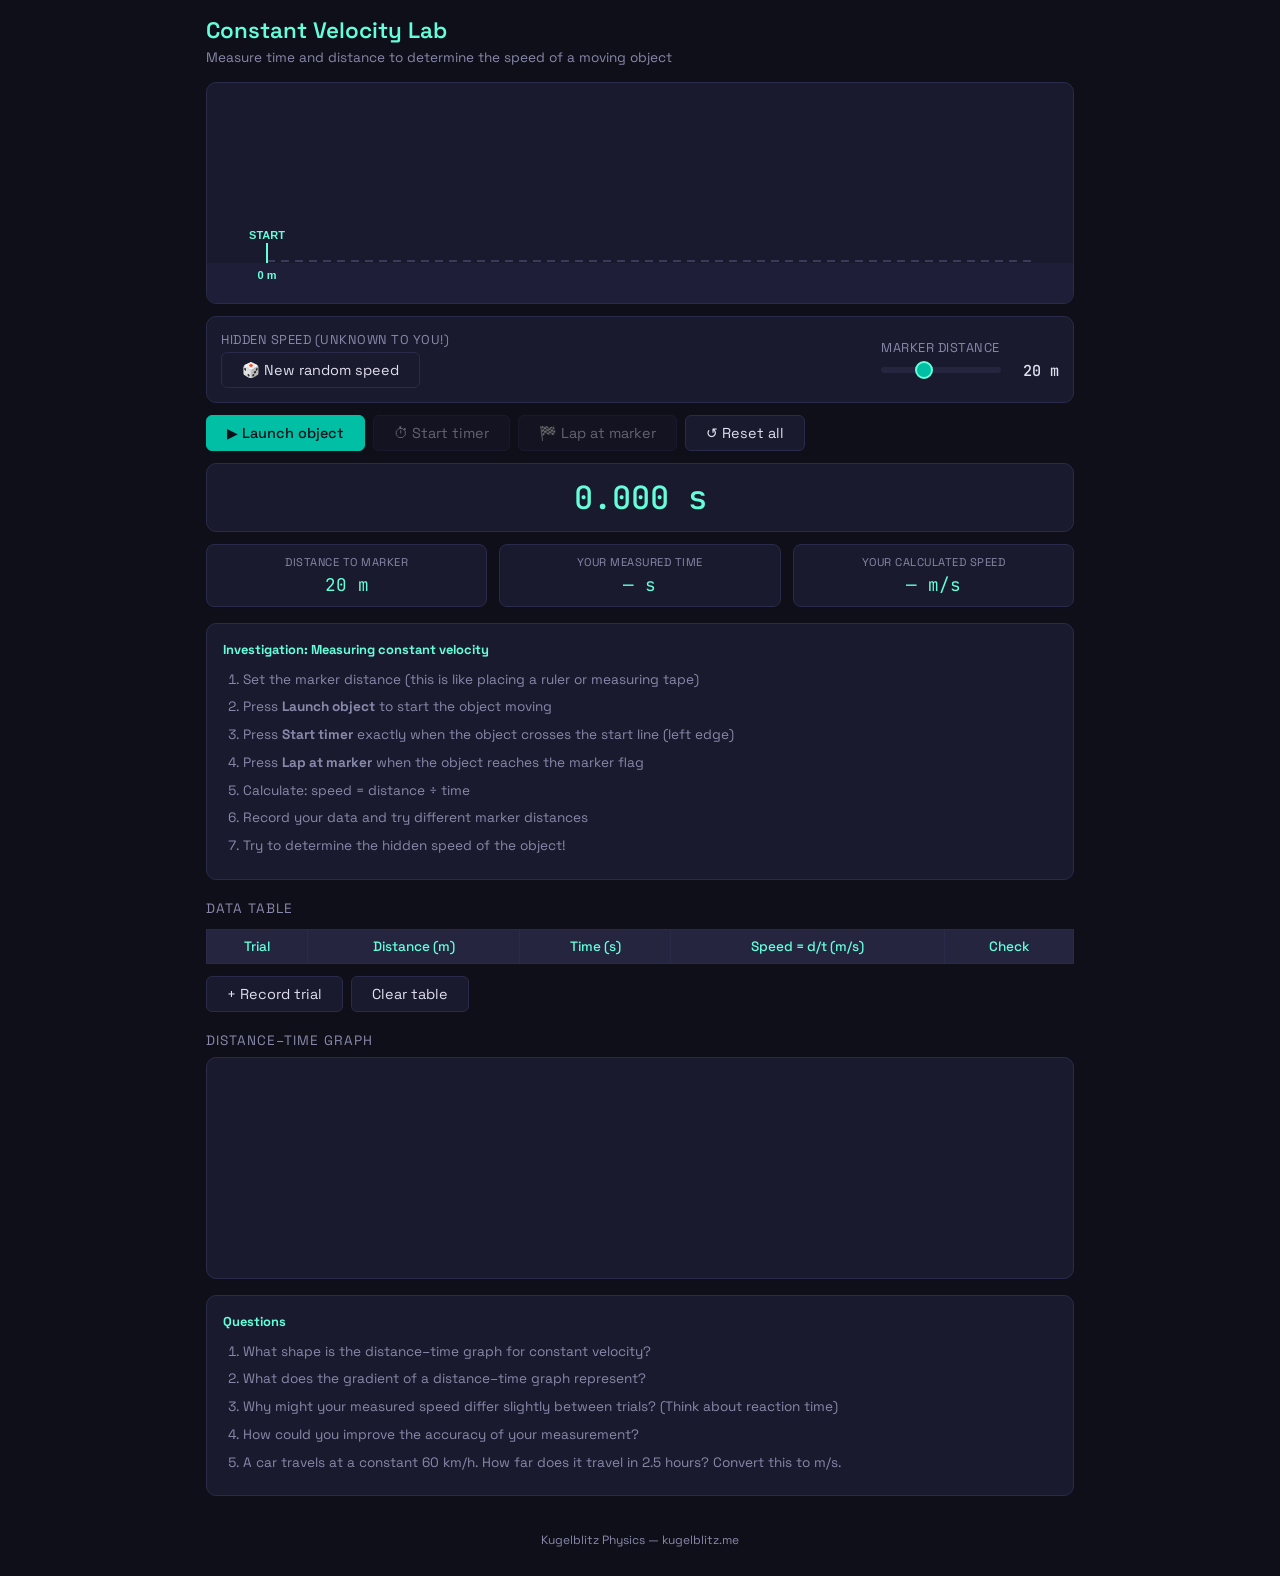
<file: constant-velocity.html>
<!DOCTYPE html>
<html lang="en">
<head>
<meta charset="UTF-8">
<meta name="viewport" content="width=device-width, initial-scale=1.0">
<title>Constant Velocity Lab — Kugelblitz Physics</title>
<style>
  @import url('https://fonts.googleapis.com/css2?family=JetBrains+Mono:wght@400;500&family=Space+Grotesk:wght@400;500;600&display=swap');
  *{margin:0;padding:0;box-sizing:border-box}
  :root{--bg:#0f0f1a;--surface:#1a1a2e;--surface2:#252540;--border:#2a2a4a;--text:#e0e0f0;--muted:#8888aa;--accent:#00bfa5;--accent2:#64ffda;--warn:#ff9800;--err:#e24b4a}
  body{background:var(--bg);color:var(--text);font-family:'Space Grotesk',sans-serif;padding:16px;max-width:900px;margin:0 auto}
  h1{font-size:1.4em;font-weight:600;margin-bottom:4px;color:var(--accent2)}
  .subtitle{font-size:0.85em;color:var(--muted);margin-bottom:16px}
  canvas{width:100%;border-radius:10px;border:1px solid var(--border);background:var(--surface);display:block}
  .controls{display:flex;flex-wrap:wrap;gap:16px;margin:12px 0;padding:14px;background:var(--surface);border-radius:10px;border:1px solid var(--border);align-items:center}
  .control-group label{font-size:0.8em;color:var(--muted);text-transform:uppercase;letter-spacing:0.5px;display:block;margin-bottom:4px}
  .control-row{display:flex;align-items:center;gap:8px}
  .control-row input[type=range]{flex:1;-webkit-appearance:none;height:6px;border-radius:3px;background:var(--surface2);outline:none;width:120px}
  .control-row input[type=range]::-webkit-slider-thumb{-webkit-appearance:none;width:18px;height:18px;border-radius:50%;background:var(--accent);cursor:pointer;border:2px solid var(--accent2)}
  .val{font-family:'JetBrains Mono',monospace;font-size:0.95em;min-width:50px;text-align:right;font-weight:500}
  .btn{padding:8px 20px;border-radius:6px;border:1px solid var(--border);background:var(--surface);color:var(--text);font-family:'Space Grotesk',sans-serif;font-size:0.9em;cursor:pointer;transition:all 0.15s}
  .btn:hover{background:var(--surface2);border-color:var(--accent)}
  .btn.primary{background:var(--accent);border-color:var(--accent);color:#0f0f1a;font-weight:500}
  .btn.primary:hover{background:var(--accent2)}
  .btn:disabled{opacity:0.4;cursor:not-allowed}
  .stopwatch{font-family:'JetBrains Mono',monospace;font-size:2em;font-weight:500;text-align:center;padding:12px;background:var(--surface);border:1px solid var(--border);border-radius:10px;margin:12px 0;color:var(--accent2)}
  .marker-info{display:flex;gap:12px;margin:8px 0;flex-wrap:wrap}
  .marker-card{flex:1;min-width:120px;background:var(--surface);border:1px solid var(--border);border-radius:8px;padding:10px;text-align:center}
  .marker-card .lbl{font-size:0.7em;color:var(--muted);text-transform:uppercase;letter-spacing:0.5px}
  .marker-card .num{font-family:'JetBrains Mono',monospace;font-size:1.1em;margin-top:4px;color:var(--accent2)}
  .section-title{font-size:0.85em;color:var(--muted);text-transform:uppercase;letter-spacing:1px;margin:20px 0 8px}
  .data-table{width:100%;border-collapse:collapse;margin:12px 0;font-size:0.85em}
  .data-table th{background:var(--surface2);padding:8px 12px;text-align:center;font-weight:500;border:1px solid var(--border);color:var(--accent2)}
  .data-table td{padding:6px 12px;text-align:center;border:1px solid var(--border);background:var(--surface)}
  .data-table input{width:55px;background:var(--bg);border:1px solid var(--border);color:var(--text);padding:4px 6px;border-radius:4px;text-align:center;font-family:'JetBrains Mono',monospace;font-size:0.9em}
  .data-table input:focus{outline:none;border-color:var(--accent)}
  .instructions{background:var(--surface);border:1px solid var(--border);border-radius:10px;padding:16px;margin:16px 0;font-size:0.85em;line-height:1.6}
  .instructions h3{font-size:0.95em;color:var(--accent2);margin-bottom:8px}
  .instructions ol,.instructions ul{padding-left:20px}
  .instructions li{margin-bottom:6px;color:var(--muted)}
  .feedback{font-size:0.85em;margin:8px 0;padding:8px 12px;border-radius:6px;display:none}
  .feedback.correct{display:block;background:#0d3028;border:1px solid #00bfa5;color:#64ffda}
  .feedback.incorrect{display:block;background:#4a1b0c;border:1px solid #e24b4a;color:#f09595}
  .btn-row{display:flex;gap:8px;margin:8px 0;flex-wrap:wrap}
  .footer{text-align:center;margin-top:24px;padding:12px;font-size:0.75em;color:var(--muted)}
</style>
</head>
<body>
<h1>Constant Velocity Lab</h1>
<p class="subtitle">Measure time and distance to determine the speed of a moving object</p>

<canvas id="sim" height="220"></canvas>

<div class="controls">
  <div class="control-group" style="flex:1;min-width:180px">
    <label>Hidden speed (unknown to you!)</label>
    <div class="control-row">
      <button class="btn" onclick="randomiseSpeed()">🎲 New random speed</button>
    </div>
  </div>
  <div class="control-group">
    <label>Marker distance</label>
    <div class="control-row">
      <input type="range" id="markerDist" min="5" max="50" value="20" step="1">
      <span class="val" id="mdv">20 m</span>
    </div>
  </div>
</div>

<div class="btn-row">
  <button class="btn primary" id="goBtn" onclick="startObject()">▶ Launch object</button>
  <button class="btn" id="timerBtn" onclick="toggleTimer()" disabled>⏱ Start timer</button>
  <button class="btn" id="lapBtn" onclick="lapTimer()" disabled>🏁 Lap at marker</button>
  <button class="btn" onclick="fullReset()">↺ Reset all</button>
</div>

<div class="stopwatch" id="stopwatch">0.000 s</div>

<div class="marker-info">
  <div class="marker-card"><div class="lbl">Distance to marker</div><div class="num" id="distDisplay">20 m</div></div>
  <div class="marker-card"><div class="lbl">Your measured time</div><div class="num" id="measuredTime">— s</div></div>
  <div class="marker-card"><div class="lbl">Your calculated speed</div><div class="num" id="calcSpeed">— m/s</div></div>
</div>

<div class="instructions">
  <h3>Investigation: Measuring constant velocity</h3>
  <ol>
    <li>Set the marker distance (this is like placing a ruler or measuring tape)</li>
    <li>Press <strong>Launch object</strong> to start the object moving</li>
    <li>Press <strong>Start timer</strong> exactly when the object crosses the start line (left edge)</li>
    <li>Press <strong>Lap at marker</strong> when the object reaches the marker flag</li>
    <li>Calculate: speed = distance ÷ time</li>
    <li>Record your data and try different marker distances</li>
    <li>Try to determine the hidden speed of the object!</li>
  </ol>
</div>

<p class="section-title">Data table</p>
<table class="data-table">
  <thead><tr><th>Trial</th><th>Distance (m)</th><th>Time (s)</th><th>Speed = d/t (m/s)</th><th>Check</th></tr></thead>
  <tbody id="tableBody"></tbody>
</table>
<div class="btn-row">
  <button class="btn" onclick="recordTrial()">+ Record trial</button>
  <button class="btn" onclick="clearTable()">Clear table</button>
</div>
<div id="feedback" class="feedback"></div>

<p class="section-title">Distance–time graph</p>
<canvas id="graph" height="220"></canvas>

<div class="instructions" style="margin-top:16px">
  <h3>Questions</h3>
  <ol>
    <li>What shape is the distance–time graph for constant velocity?</li>
    <li>What does the gradient of a distance–time graph represent?</li>
    <li>Why might your measured speed differ slightly between trials? (Think about reaction time)</li>
    <li>How could you improve the accuracy of your measurement?</li>
    <li>A car travels at a constant 60 km/h. How far does it travel in 2.5 hours? Convert this to m/s.</li>
  </ol>
</div>

<div class="footer">Kugelblitz Physics — kugelblitz.me</div>

<script>
const cv=document.getElementById('sim'),ctx=cv.getContext('2d');
const gv=document.getElementById('graph'),gx=gv.getContext('2d');
let W,H,gW,gH;
function resize(){W=cv.width=cv.clientWidth;H=cv.height=220;gW=gv.width=gv.clientWidth;gH=gv.height=220;draw();drawGraph()}
resize();

let speed=Math.round((3+Math.random()*12)*10)/10;
let markerDist=20;
let objX=-30,objMoving=false;
let timerRunning=false,timerStart=0,timerElapsed=0,lapTime=null;
let trialCount=0;
let trials=[];

document.getElementById('markerDist').oninput=function(){
  markerDist=+this.value;
  document.getElementById('mdv').textContent=markerDist+' m';
  document.getElementById('distDisplay').textContent=markerDist+' m';
  draw();
};

function randomiseSpeed(){
  speed=Math.round((2+Math.random()*13)*10)/10;
  fullReset();
}

function startObject(){
  objX=0;objMoving=true;
  document.getElementById('timerBtn').disabled=false;
  document.getElementById('lapBtn').disabled=false;
  document.getElementById('goBtn').disabled=true;
}

function toggleTimer(){
  if(!timerRunning){
    timerRunning=true;timerStart=performance.now()-timerElapsed*1000;
    document.getElementById('timerBtn').textContent='⏸ Stop timer';
  }else{
    timerRunning=false;
    document.getElementById('timerBtn').textContent='⏱ Start timer';
  }
}

function lapTimer(){
  if(timerRunning){
    lapTime=timerElapsed;
    timerRunning=false;
    document.getElementById('timerBtn').textContent='⏱ Start timer';
    document.getElementById('measuredTime').textContent=lapTime.toFixed(3)+' s';
    let calcS=markerDist/lapTime;
    document.getElementById('calcSpeed').textContent=calcS.toFixed(2)+' m/s';
  }
}

function fullReset(){
  objX=-30;objMoving=false;timerRunning=false;timerElapsed=0;lapTime=null;
  document.getElementById('stopwatch').textContent='0.000 s';
  document.getElementById('timerBtn').textContent='⏱ Start timer';
  document.getElementById('timerBtn').disabled=true;
  document.getElementById('lapBtn').disabled=true;
  document.getElementById('goBtn').disabled=false;
  document.getElementById('measuredTime').textContent='— s';
  document.getElementById('calcSpeed').textContent='— m/s';
  draw();
}

function recordTrial(){
  if(lapTime===null)return;
  trialCount++;
  let calcS=markerDist/lapTime;
  trials.push({d:markerDist,t:lapTime,s:calcS});
  let tbody=document.getElementById('tableBody');
  let row=document.createElement('tr');
  row.innerHTML=`<td>${trialCount}</td><td>${markerDist}</td><td>${lapTime.toFixed(3)}</td><td><input type="text" id="sp${trialCount}" placeholder="?"></td><td><button class="btn" style="padding:4px 10px;font-size:0.8em" onclick="checkSpeed(${trialCount},${markerDist},${lapTime.toFixed(4)})">Check</button></td>`;
  tbody.appendChild(row);
  drawGraph();
}

function checkSpeed(trial,dist,time){
  let input=document.getElementById('sp'+trial);
  let answer=parseFloat(input.value);
  let expected=dist/time;
  let fb=document.getElementById('feedback');
  if(Math.abs(answer-expected)<0.3){
    fb.className='feedback correct';
    fb.textContent='✓ Correct! '+dist+' ÷ '+time.toFixed(3)+' = '+expected.toFixed(2)+' m/s';
  }else{
    fb.className='feedback incorrect';
    fb.textContent='✗ Try again. speed = distance ÷ time = '+dist+' ÷ '+time.toFixed(3);
  }
}

function clearTable(){document.getElementById('tableBody').innerHTML='';trialCount=0;trials=[];document.getElementById('feedback').className='feedback';drawGraph()}

function draw(){
  ctx.clearRect(0,0,W,H);
  let groundY=H-40;
  ctx.fillStyle='#1e1e38';ctx.fillRect(0,groundY,W,40);
  let trackLeft=60,trackRight=W-40;
  let trackW=trackRight-trackLeft;
  ctx.strokeStyle='#3a3a5a';ctx.lineWidth=2;ctx.setLineDash([8,6]);
  ctx.beginPath();ctx.moveTo(trackLeft,groundY-2);ctx.lineTo(trackRight,groundY-2);ctx.stroke();
  ctx.setLineDash([]);
  ctx.strokeStyle='#64ffda';ctx.lineWidth=2;ctx.beginPath();ctx.moveTo(trackLeft,groundY-20);ctx.lineTo(trackLeft,groundY);ctx.stroke();
  ctx.fillStyle='#64ffda';ctx.font='600 11px "Space Grotesk",sans-serif';ctx.textAlign='center';
  ctx.fillText('START',trackLeft,groundY-24);
  ctx.fillText('0 m',trackLeft,groundY+16);
  let maxVisibleDist=50;
  let markerX=trackLeft+(markerDist/maxVisibleDist)*trackW;
  if(markerX>trackRight)markerX=trackRight;
  ctx.strokeStyle='#ff9800';ctx.lineWidth=2;ctx.beginPath();ctx.moveTo(markerX,groundY-30);ctx.lineTo(markerX,groundY);ctx.stroke();
  ctx.fillStyle='#ff9800';ctx.beginPath();ctx.moveTo(markerX,groundY-30);ctx.lineTo(markerX+12,groundY-38);ctx.lineTo(markerX+12,groundY-22);ctx.fill();
  ctx.fillStyle='#ff9800';ctx.font='600 11px "Space Grotesk",sans-serif';
  ctx.fillText(markerDist+' m',markerX,groundY+16);
  for(let d=10;d<maxVisibleDist;d+=10){
    if(d===markerDist)continue;
    let x=trackLeft+(d/maxVisibleDist)*trackW;
    ctx.strokeStyle='#2e2e4e';ctx.lineWidth=1;ctx.beginPath();ctx.moveTo(x,groundY-8);ctx.lineTo(x,groundY);ctx.stroke();
    ctx.fillStyle='#4a4a6a';ctx.font='10px "JetBrains Mono",monospace';ctx.textAlign='center';
    ctx.fillText(d+'',x,groundY+14);
  }
  if(objMoving||objX>=0){
    let objScreenX=trackLeft+(objX/maxVisibleDist)*trackW;
    let sz=18;
    ctx.fillStyle='#7c4dff';ctx.beginPath();ctx.arc(objScreenX,groundY-sz,sz,0,Math.PI*2);ctx.fill();
    ctx.strokeStyle='#b388ff';ctx.lineWidth=1.5;ctx.beginPath();ctx.arc(objScreenX,groundY-sz,sz,0,Math.PI*2);ctx.stroke();
    ctx.fillStyle='#fff';ctx.font='500 11px "Space Grotesk",sans-serif';ctx.textAlign='center';ctx.textBaseline='middle';
    ctx.fillText('●',objScreenX,groundY-sz);
  }
  ctx.fillStyle='var(--accent2,#64ffda)';ctx.font='500 12px "JetBrains Mono",monospace';ctx.textAlign='left';ctx.textBaseline='top';
  if(objMoving)ctx.fillText('position: '+objX.toFixed(1)+' m',14,12);
}

function drawGraph(){
  gx.clearRect(0,0,gW,gH);
  let pad={l:50,r:20,t:20,b:36};
  let plotW=gW-pad.l-pad.r,plotH=gH-pad.t-pad.b;
  gx.fillStyle='#15152a';gx.fillRect(pad.l,pad.t,plotW,plotH);
  gx.strokeStyle='#2a2a4a';gx.lineWidth=0.5;
  for(let i=0;i<=5;i++){let y=pad.t+plotH*(1-i/5);gx.beginPath();gx.moveTo(pad.l,y);gx.lineTo(pad.l+plotW,y);gx.stroke()}
  for(let i=0;i<=5;i++){let x=pad.l+plotW*i/5;gx.beginPath();gx.moveTo(x,pad.t);gx.lineTo(x,pad.t+plotH);gx.stroke()}
  gx.fillStyle='#8888aa';gx.font='11px "JetBrains Mono",monospace';
  gx.textAlign='center';gx.fillText('Time (s)',pad.l+plotW/2,gH-4);
  gx.save();gx.translate(14,pad.t+plotH/2);gx.rotate(-Math.PI/2);gx.fillText('Distance (m)',0,0);gx.restore();
  if(trials.length===0)return;
  let maxD=Math.max(10,...trials.map(tr=>tr.d))*1.2;
  let maxT=Math.max(2,...trials.map(tr=>tr.t))*1.2;
  gx.textAlign='right';
  for(let i=0;i<=5;i++){gx.fillText((maxD*i/5).toFixed(0),pad.l-6,pad.t+plotH*(1-i/5)+4)}
  gx.textAlign='center';
  for(let i=0;i<=5;i++){gx.fillText((maxT*i/5).toFixed(1),pad.l+plotW*i/5,pad.t+plotH+16)}
  trials.forEach((tr,i)=>{
    let x=pad.l+(tr.t/maxT)*plotW;
    let y=pad.t+plotH-(tr.d/maxD)*plotH;
    gx.fillStyle='#00bfa5';gx.beginPath();gx.arc(x,y,5,0,Math.PI*2);gx.fill();
    gx.strokeStyle='#64ffda';gx.lineWidth=1;gx.beginPath();gx.arc(x,y,5,0,Math.PI*2);gx.stroke();
    gx.fillStyle='#8888aa';gx.font='10px "JetBrains Mono",monospace';gx.textAlign='left';
    gx.fillText('('+tr.t.toFixed(2)+', '+tr.d+')',x+8,y-2);
  });
  if(trials.length>=2){
    gx.strokeStyle='#64ffda44';gx.lineWidth=1;gx.setLineDash([4,4]);gx.beginPath();
    gx.moveTo(pad.l,pad.t+plotH);
    let avgSpeed=trials.reduce((s,tr)=>s+tr.s,0)/trials.length;
    let endT=maxT;let endD=avgSpeed*endT;
    let endX=pad.l+(endT/maxT)*plotW;
    let endY=pad.t+plotH-(endD/maxD)*plotH;
    gx.lineTo(endX,endY);gx.stroke();gx.setLineDash([]);
  }
  gx.fillStyle='#00bfa5';gx.font='600 12px "Space Grotesk",sans-serif';gx.textAlign='left';
  gx.fillText('distance vs time',pad.l+8,pad.t+14);
}

let lastTime=0;
function loop(ts){
  if(!lastTime)lastTime=ts;
  let dt=(ts-lastTime)/1000;
  lastTime=ts;
  if(objMoving&&dt<0.1){
    objX+=speed*dt;
    if(objX>55)objX=55;
  }
  if(timerRunning){
    timerElapsed=(performance.now()-timerStart)/1000;
    document.getElementById('stopwatch').textContent=timerElapsed.toFixed(3)+' s';
  }
  draw();
  requestAnimationFrame(loop);
}
draw();drawGraph();requestAnimationFrame(loop);
window.addEventListener('resize',resize);
</script>
</body>
</html>
</file>
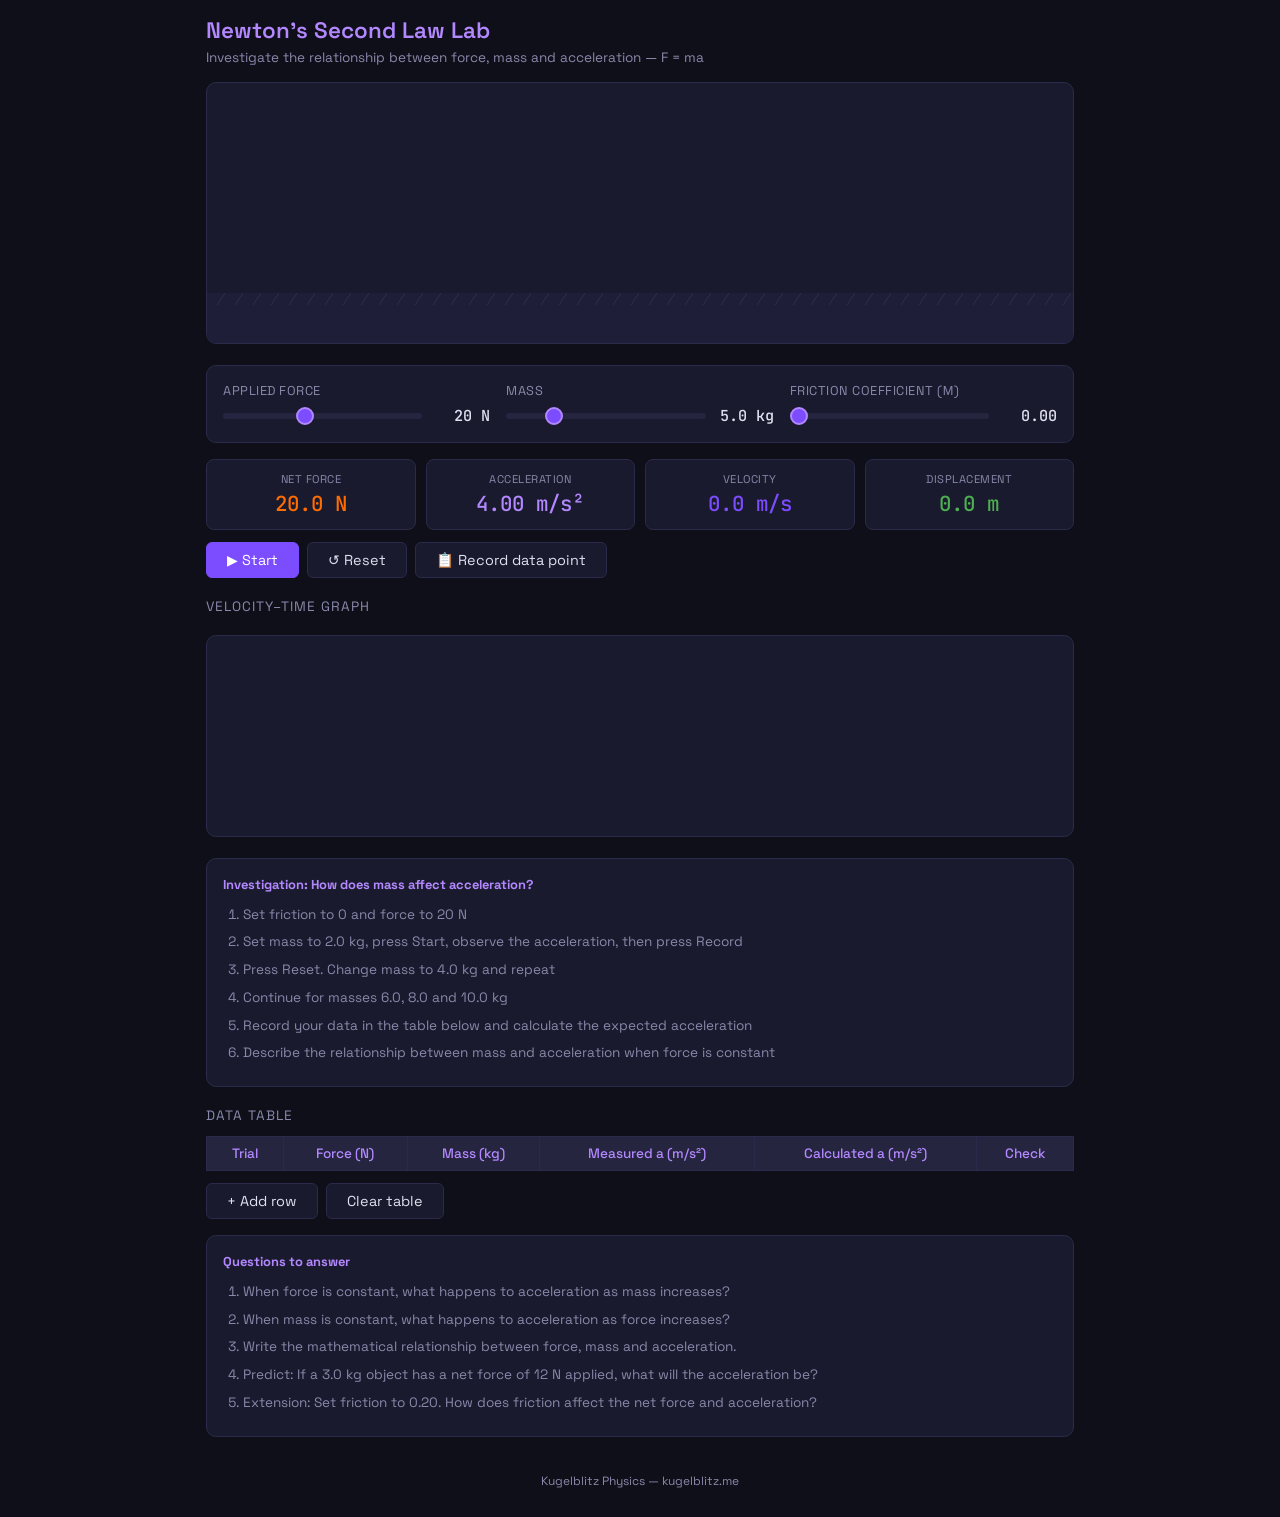
<file: newtons-second-law.html>
<!DOCTYPE html>
<html lang="en">
<head>
<meta charset="UTF-8">
<meta name="viewport" content="width=device-width, initial-scale=1.0">
<title>Newton's Second Law Lab — Kugelblitz Physics</title>
<style>
  @import url('https://fonts.googleapis.com/css2?family=JetBrains+Mono:wght@400;500&family=Space+Grotesk:wght@400;500;600&display=swap');
  *{margin:0;padding:0;box-sizing:border-box}
  :root{
    --bg:#0f0f1a;--surface:#1a1a2e;--surface2:#252540;--border:#2a2a4a;
    --text:#e0e0f0;--muted:#8888aa;--accent:#7c4dff;--accent2:#b388ff;
    --force-color:#ff6d00;--friction-color:#e24b4a;--velocity-color:#7c4dff;
    --success:#4caf50;--warning:#ff9800;
  }
  body{background:var(--bg);color:var(--text);font-family:'Space Grotesk',sans-serif;padding:16px;max-width:900px;margin:0 auto}
  h1{font-size:1.4em;font-weight:600;margin-bottom:4px;color:var(--accent2)}
  .subtitle{font-size:0.85em;color:var(--muted);margin-bottom:16px}
  .sim-canvas{width:100%;border-radius:10px;border:1px solid var(--border);background:var(--surface)}
  .controls{display:flex;flex-wrap:wrap;gap:16px;margin:16px 0;padding:16px;background:var(--surface);border-radius:10px;border:1px solid var(--border)}
  .control-group{flex:1;min-width:200px}
  .control-group label{display:block;font-size:0.8em;color:var(--muted);margin-bottom:6px;text-transform:uppercase;letter-spacing:0.5px}
  .control-row{display:flex;align-items:center;gap:8px}
  .control-row input[type=range]{flex:1;-webkit-appearance:none;height:6px;border-radius:3px;background:var(--surface2);outline:none}
  .control-row input[type=range]::-webkit-slider-thumb{-webkit-appearance:none;width:18px;height:18px;border-radius:50%;background:var(--accent);cursor:pointer;border:2px solid var(--accent2)}
  .control-row .val{font-family:'JetBrains Mono',monospace;font-size:0.95em;min-width:60px;text-align:right;color:var(--text);font-weight:500}
  .data-grid{display:grid;grid-template-columns:repeat(4,minmax(0,1fr));gap:10px;margin:12px 0}
  .data-card{background:var(--surface);border:1px solid var(--border);border-radius:8px;padding:12px;text-align:center}
  .data-card .lbl{font-size:0.7em;color:var(--muted);text-transform:uppercase;letter-spacing:0.5px}
  .data-card .num{font-family:'JetBrains Mono',monospace;font-size:1.3em;font-weight:500;margin-top:4px}
  .data-card .num.force{color:var(--force-color)}
  .data-card .num.accel{color:var(--accent2)}
  .data-card .num.vel{color:var(--velocity-color)}
  .data-card .num.disp{color:var(--success)}
  .btn-row{display:flex;gap:8px;margin:12px 0}
  .btn{padding:8px 20px;border-radius:6px;border:1px solid var(--border);background:var(--surface);color:var(--text);font-family:'Space Grotesk',sans-serif;font-size:0.9em;cursor:pointer;transition:all 0.15s}
  .btn:hover{background:var(--surface2);border-color:var(--accent)}
  .btn.primary{background:var(--accent);border-color:var(--accent);color:#fff}
  .btn.primary:hover{background:var(--accent2)}
  .graph-canvas{width:100%;border-radius:10px;border:1px solid var(--border);background:var(--surface);margin-top:12px}
  .section-title{font-size:0.85em;color:var(--muted);text-transform:uppercase;letter-spacing:1px;margin:20px 0 8px}
  .instructions{background:var(--surface);border:1px solid var(--border);border-radius:10px;padding:16px;margin:16px 0;font-size:0.85em;line-height:1.6}
  .instructions h3{font-size:0.95em;color:var(--accent2);margin-bottom:8px}
  .instructions ol{padding-left:20px}
  .instructions li{margin-bottom:6px;color:var(--muted)}
  .data-table{width:100%;border-collapse:collapse;margin:12px 0;font-size:0.85em}
  .data-table th{background:var(--surface2);padding:8px 12px;text-align:center;font-weight:500;border:1px solid var(--border);color:var(--accent2)}
  .data-table td{padding:6px 12px;text-align:center;border:1px solid var(--border);background:var(--surface)}
  .data-table input{width:60px;background:var(--bg);border:1px solid var(--border);color:var(--text);padding:4px 6px;border-radius:4px;text-align:center;font-family:'JetBrains Mono',monospace;font-size:0.9em}
  .data-table input:focus{outline:none;border-color:var(--accent)}
  .check-btn{padding:4px 10px;font-size:0.8em}
  .feedback{font-size:0.85em;margin:8px 0;padding:8px 12px;border-radius:6px;display:none}
  .feedback.correct{display:block;background:#1b5e20;border:1px solid #4caf50;color:#a5d6a7}
  .feedback.incorrect{display:block;background:#4a1b0c;border:1px solid #e24b4a;color:#f09595}
  .footer{text-align:center;margin-top:24px;padding:12px;font-size:0.75em;color:var(--muted)}
  @media(max-width:600px){.data-grid{grid-template-columns:repeat(2,1fr)}.controls{flex-direction:column}}
</style>
</head>
<body>
<h1>Newton's Second Law Lab</h1>
<p class="subtitle">Investigate the relationship between force, mass and acceleration — F = ma</p>

<canvas id="sim" class="sim-canvas" height="260"></canvas>

<div class="controls">
  <div class="control-group">
    <label>Applied force</label>
    <div class="control-row">
      <input type="range" id="force" min="0" max="50" value="20" step="1">
      <span class="val" id="fv">20 N</span>
    </div>
  </div>
  <div class="control-group">
    <label>Mass</label>
    <div class="control-row">
      <input type="range" id="mass" min="1" max="20" value="5" step="0.5">
      <span class="val" id="mv">5.0 kg</span>
    </div>
  </div>
  <div class="control-group">
    <label>Friction coefficient (μ)</label>
    <div class="control-row">
      <input type="range" id="mu" min="0" max="0.5" value="0" step="0.01">
      <span class="val" id="muv">0.00</span>
    </div>
  </div>
</div>

<div class="data-grid">
  <div class="data-card"><div class="lbl">Net force</div><div class="num force" id="dF">20.0 N</div></div>
  <div class="data-card"><div class="lbl">Acceleration</div><div class="num accel" id="dA">4.00 m/s²</div></div>
  <div class="data-card"><div class="lbl">Velocity</div><div class="num vel" id="dV">0.0 m/s</div></div>
  <div class="data-card"><div class="lbl">Displacement</div><div class="num disp" id="dS">0.0 m</div></div>
</div>

<div class="btn-row">
  <button class="btn primary" id="goBtn" onclick="toggleSim()">▶ Start</button>
  <button class="btn" onclick="resetSim()">↺ Reset</button>
  <button class="btn" onclick="recordData()">📋 Record data point</button>
</div>

<p class="section-title">Velocity–time graph</p>
<canvas id="graph" class="graph-canvas" height="200"></canvas>

<div class="instructions">
  <h3>Investigation: How does mass affect acceleration?</h3>
  <ol>
    <li>Set friction to 0 and force to 20 N</li>
    <li>Set mass to 2.0 kg, press Start, observe the acceleration, then press Record</li>
    <li>Press Reset. Change mass to 4.0 kg and repeat</li>
    <li>Continue for masses 6.0, 8.0 and 10.0 kg</li>
    <li>Record your data in the table below and calculate the expected acceleration</li>
    <li>Describe the relationship between mass and acceleration when force is constant</li>
  </ol>
</div>

<p class="section-title">Data table</p>
<table class="data-table" id="dataTable">
  <thead>
    <tr><th>Trial</th><th>Force (N)</th><th>Mass (kg)</th><th>Measured a (m/s²)</th><th>Calculated a (m/s²)</th><th>Check</th></tr>
  </thead>
  <tbody id="tableBody">
  </tbody>
</table>
<div class="btn-row">
  <button class="btn" onclick="addRow()">+ Add row</button>
  <button class="btn" onclick="clearTable()">Clear table</button>
</div>
<div id="feedback" class="feedback"></div>

<div class="instructions" style="margin-top:16px">
  <h3>Questions to answer</h3>
  <ol>
    <li>When force is constant, what happens to acceleration as mass increases?</li>
    <li>When mass is constant, what happens to acceleration as force increases?</li>
    <li>Write the mathematical relationship between force, mass and acceleration.</li>
    <li>Predict: If a 3.0 kg object has a net force of 12 N applied, what will the acceleration be?</li>
    <li>Extension: Set friction to 0.20. How does friction affect the net force and acceleration?</li>
  </ol>
</div>

<div class="footer">Kugelblitz Physics — kugelblitz.me</div>

<script>
const cv=document.getElementById('sim'),ctx=cv.getContext('2d');
const gv=document.getElementById('graph'),gx=gv.getContext('2d');
let W,H,gW,gH;
function resize(){
  W=cv.width=cv.clientWidth;H=cv.height=260;
  gW=gv.width=gv.clientWidth;gH=gv.height=200;
  drawBlock();drawGraph();
}
resize();

const forceEl=document.getElementById('force'),massEl=document.getElementById('mass'),muEl=document.getElementById('mu');
let F=20,m=5,mu=0,acc=0,vel=0,disp=0,blockX=80,running=false,t=0;
let vData=[];
const g=9.8;
let trialCount=0;

forceEl.oninput=()=>{F=+forceEl.value;document.getElementById('fv').textContent=F+' N';update()};
massEl.oninput=()=>{m=+massEl.value;document.getElementById('mv').textContent=m.toFixed(1)+' kg';update()};
muEl.oninput=()=>{mu=+muEl.value;document.getElementById('muv').textContent=mu.toFixed(2);update()};

function update(){
  let friction=mu*m*g;
  let net=Math.max(F-friction,0);
  if(vel<=0&&F<=friction)net=0;
  acc=net/m;
  document.getElementById('dF').textContent=net.toFixed(1)+' N';
  document.getElementById('dA').textContent=acc.toFixed(2)+' m/s²';
}

function toggleSim(){running=!running;document.getElementById('goBtn').textContent=running?'⏸ Pause':'▶ Start'}

function resetSim(){
  running=false;vel=0;disp=0;t=0;blockX=80;vData=[];
  document.getElementById('goBtn').textContent='▶ Start';
  document.getElementById('dV').textContent='0.0 m/s';
  document.getElementById('dS').textContent='0.0 m';
  update();drawGraph();
}

function recordData(){
  trialCount++;
  let friction=mu*m*g;
  let net=Math.max(F-friction,0);
  let measuredAcc=net/m;
  let tbody=document.getElementById('tableBody');
  let row=document.createElement('tr');
  row.innerHTML=`<td>${trialCount}</td><td>${F}</td><td>${m.toFixed(1)}</td><td>${measuredAcc.toFixed(2)}</td><td><input type="text" id="calc${trialCount}" placeholder="?"></td><td><button class="btn check-btn" onclick="checkRow(${trialCount},${F},${m})">Check</button></td>`;
  tbody.appendChild(row);
}

function addRow(){
  trialCount++;
  let tbody=document.getElementById('tableBody');
  let row=document.createElement('tr');
  row.innerHTML=`<td>${trialCount}</td><td><input type="text" style="width:40px" id="f${trialCount}" placeholder="F"></td><td><input type="text" style="width:40px" id="m${trialCount}" placeholder="m"></td><td><input type="text" style="width:50px" id="meas${trialCount}" placeholder="?"></td><td><input type="text" style="width:50px" id="calc${trialCount}" placeholder="?"></td><td><button class="btn check-btn" onclick="checkManualRow(${trialCount})">Check</button></td>`;
  tbody.appendChild(row);
}

function checkRow(trial,force,mass){
  let input=document.getElementById('calc'+trial);
  let expected=(force/mass).toFixed(2);
  let answer=parseFloat(input.value);
  let fb=document.getElementById('feedback');
  if(Math.abs(answer-parseFloat(expected))<0.1){
    fb.className='feedback correct';
    fb.textContent='✓ Correct! F/m = '+force+'/'+mass.toFixed(1)+' = '+expected+' m/s²';
  }else{
    fb.className='feedback incorrect';
    fb.textContent='✗ Try again. Use a = F/m. What is '+force+' ÷ '+mass.toFixed(1)+'?';
  }
}

function checkManualRow(trial){
  let fEl=document.getElementById('f'+trial);
  let mEl=document.getElementById('m'+trial);
  let calcEl=document.getElementById('calc'+trial);
  let force=parseFloat(fEl.value);
  let mass=parseFloat(mEl.value);
  let answer=parseFloat(calcEl.value);
  let fb=document.getElementById('feedback');
  if(isNaN(force)||isNaN(mass)||isNaN(answer)){
    fb.className='feedback incorrect';fb.textContent='Please fill in force, mass, and calculated acceleration.';return;
  }
  let expected=force/mass;
  if(Math.abs(answer-expected)<0.15){
    fb.className='feedback correct';fb.textContent='✓ Correct! '+force+' ÷ '+mass.toFixed(1)+' = '+expected.toFixed(2)+' m/s²';
  }else{
    fb.className='feedback incorrect';fb.textContent='✗ Try again. a = F/m = '+force+' ÷ '+mass.toFixed(1);
  }
}

function clearTable(){document.getElementById('tableBody').innerHTML='';trialCount=0;document.getElementById('feedback').className='feedback'}

function drawBlock(){
  ctx.clearRect(0,0,W,H);
  let groundY=H-50;
  ctx.fillStyle='#1e1e38';ctx.fillRect(0,groundY,W,50);
  for(let i=0;i<W;i+=18){ctx.strokeStyle='#2e2e4e';ctx.lineWidth=1;ctx.beginPath();ctx.moveTo(i,groundY);ctx.lineTo(i-8,groundY+12);ctx.stroke()}
  let bw=Math.max(40,20+m*3),bh=50,bx=blockX%(W+200),by=groundY-bh;
  if(bx<-bw)bx+=W+200;
  ctx.fillStyle='#7c4dff';ctx.beginPath();ctx.roundRect(bx,by,bw,bh,6);ctx.fill();
  ctx.strokeStyle='#b388ff';ctx.lineWidth=1;ctx.beginPath();ctx.roundRect(bx,by,bw,bh,6);ctx.stroke();
  ctx.fillStyle='#fff';ctx.font='500 13px "Space Grotesk",sans-serif';ctx.textAlign='center';ctx.textBaseline='middle';
  ctx.fillText(m.toFixed(1)+' kg',bx+bw/2,by+bh/2);
  if(F>0){
    let arrowLen=Math.min(F*2.2,140);
    ctx.strokeStyle=getComputedStyle(document.documentElement).getPropertyValue('--force-color').trim();
    ctx.lineWidth=3;ctx.lineCap='round';ctx.beginPath();
    ctx.moveTo(bx+bw+4,by+bh/2);ctx.lineTo(bx+bw+arrowLen,by+bh/2);ctx.stroke();
    ctx.fillStyle='#ff6d00';ctx.beginPath();
    ctx.moveTo(bx+bw+arrowLen+10,by+bh/2);ctx.lineTo(bx+bw+arrowLen-4,by+bh/2-7);ctx.lineTo(bx+bw+arrowLen-4,by+bh/2+7);ctx.fill();
    ctx.font='500 12px "Space Grotesk",sans-serif';ctx.textAlign='center';
    ctx.fillText('F = '+F+' N',bx+bw+arrowLen/2,by+bh/2-16);
  }
  let friction=mu*m*g;
  if(friction>0.01&&(vel>0.01||F>0)){
    let fLen=Math.min(friction*2.2,110);
    ctx.strokeStyle='#e24b4a';ctx.lineWidth=2.5;ctx.beginPath();
    ctx.moveTo(bx-4,by+bh/2);ctx.lineTo(bx-fLen,by+bh/2);ctx.stroke();
    ctx.fillStyle='#e24b4a';ctx.beginPath();
    ctx.moveTo(bx-fLen-8,by+bh/2);ctx.lineTo(bx-fLen+4,by+bh/2-6);ctx.lineTo(bx-fLen+4,by+bh/2+6);ctx.fill();
    ctx.font='12px "Space Grotesk",sans-serif';ctx.textAlign='center';
    ctx.fillText('f = '+friction.toFixed(1)+' N',bx-fLen/2,by+bh/2-16);
  }
  ctx.fillStyle='#b388ff';ctx.font='500 13px "JetBrains Mono",monospace';ctx.textAlign='left';
  ctx.fillText('a = '+acc.toFixed(2)+' m/s²',14,24);
  ctx.fillText('v = '+vel.toFixed(1)+' m/s',14,44);
  ctx.fillStyle='#4caf50';
  ctx.fillText('s = '+disp.toFixed(1)+' m',W-140,24);
}

function drawGraph(){
  gx.clearRect(0,0,gW,gH);
  let pad={l:50,r:20,t:20,b:36};
  let plotW=gW-pad.l-pad.r,plotH=gH-pad.t-pad.b;
  gx.fillStyle='#15152a';gx.fillRect(pad.l,pad.t,plotW,plotH);
  gx.strokeStyle='#2a2a4a';gx.lineWidth=0.5;
  for(let i=0;i<=5;i++){let y=pad.t+plotH*(1-i/5);gx.beginPath();gx.moveTo(pad.l,y);gx.lineTo(pad.l+plotW,y);gx.stroke()}
  gx.fillStyle='#8888aa';gx.font='11px "JetBrains Mono",monospace';
  gx.textAlign='center';gx.fillText('Time (s)',pad.l+plotW/2,gH-4);
  gx.save();gx.translate(14,pad.t+plotH/2);gx.rotate(-Math.PI/2);gx.fillText('v (m/s)',0,0);gx.restore();
  if(vData.length<2)return;
  let maxV=Math.max(5,...vData.map(d=>d[1]));
  let maxT=Math.max(2,...vData.map(d=>d[0]));
  gx.textAlign='right';
  for(let i=0;i<=5;i++){
    let y=pad.t+plotH*(1-i/5);
    gx.fillText((maxV*i/5).toFixed(0),pad.l-6,y+4);
  }
  gx.textAlign='center';
  for(let i=0;i<=4;i++){
    let x=pad.l+(plotW*i/4);
    gx.fillText((maxT*i/4).toFixed(1),x,pad.t+plotH+16);
  }
  gx.strokeStyle='#7c4dff';gx.lineWidth=2;gx.beginPath();
  vData.forEach((d,i)=>{
    let x=pad.l+(d[0]/maxT)*plotW,y=pad.t+plotH-(d[1]/maxV)*plotH;
    i===0?gx.moveTo(x,y):gx.lineTo(x,y);
  });
  gx.stroke();
  gx.fillStyle='#7c4dff';gx.font='600 12px "Space Grotesk",sans-serif';gx.textAlign='left';
  gx.fillText('velocity (m/s)',pad.l+8,pad.t+14);
}

let lastTime=0;
function loop(ts){
  if(!lastTime)lastTime=ts;
  let dt=(ts-lastTime)/1000;
  lastTime=ts;
  if(running&&dt<0.1){
    t+=dt;
    let friction=mu*m*g;
    let net=F-friction;
    if(net<0&&vel<=0.001){net=0;vel=0}
    acc=net/m;
    vel+=acc*dt;
    if(vel<0)vel=0;
    disp+=vel*dt;
    blockX=80+disp*8;
    vData.push([t,vel]);
    if(vData.length>600)vData.shift();
    document.getElementById('dV').textContent=vel.toFixed(1)+' m/s';
    document.getElementById('dS').textContent=disp.toFixed(1)+' m';
    document.getElementById('dF').textContent=Math.max(F-friction,0).toFixed(1)+' N';
    document.getElementById('dA').textContent=acc.toFixed(2)+' m/s²';
    if(t%0.15<dt)drawGraph();
  }
  drawBlock();
  requestAnimationFrame(loop);
}

update();drawGraph();requestAnimationFrame(loop);
window.addEventListener('resize',resize);
</script>
</body>
</html>
</file>
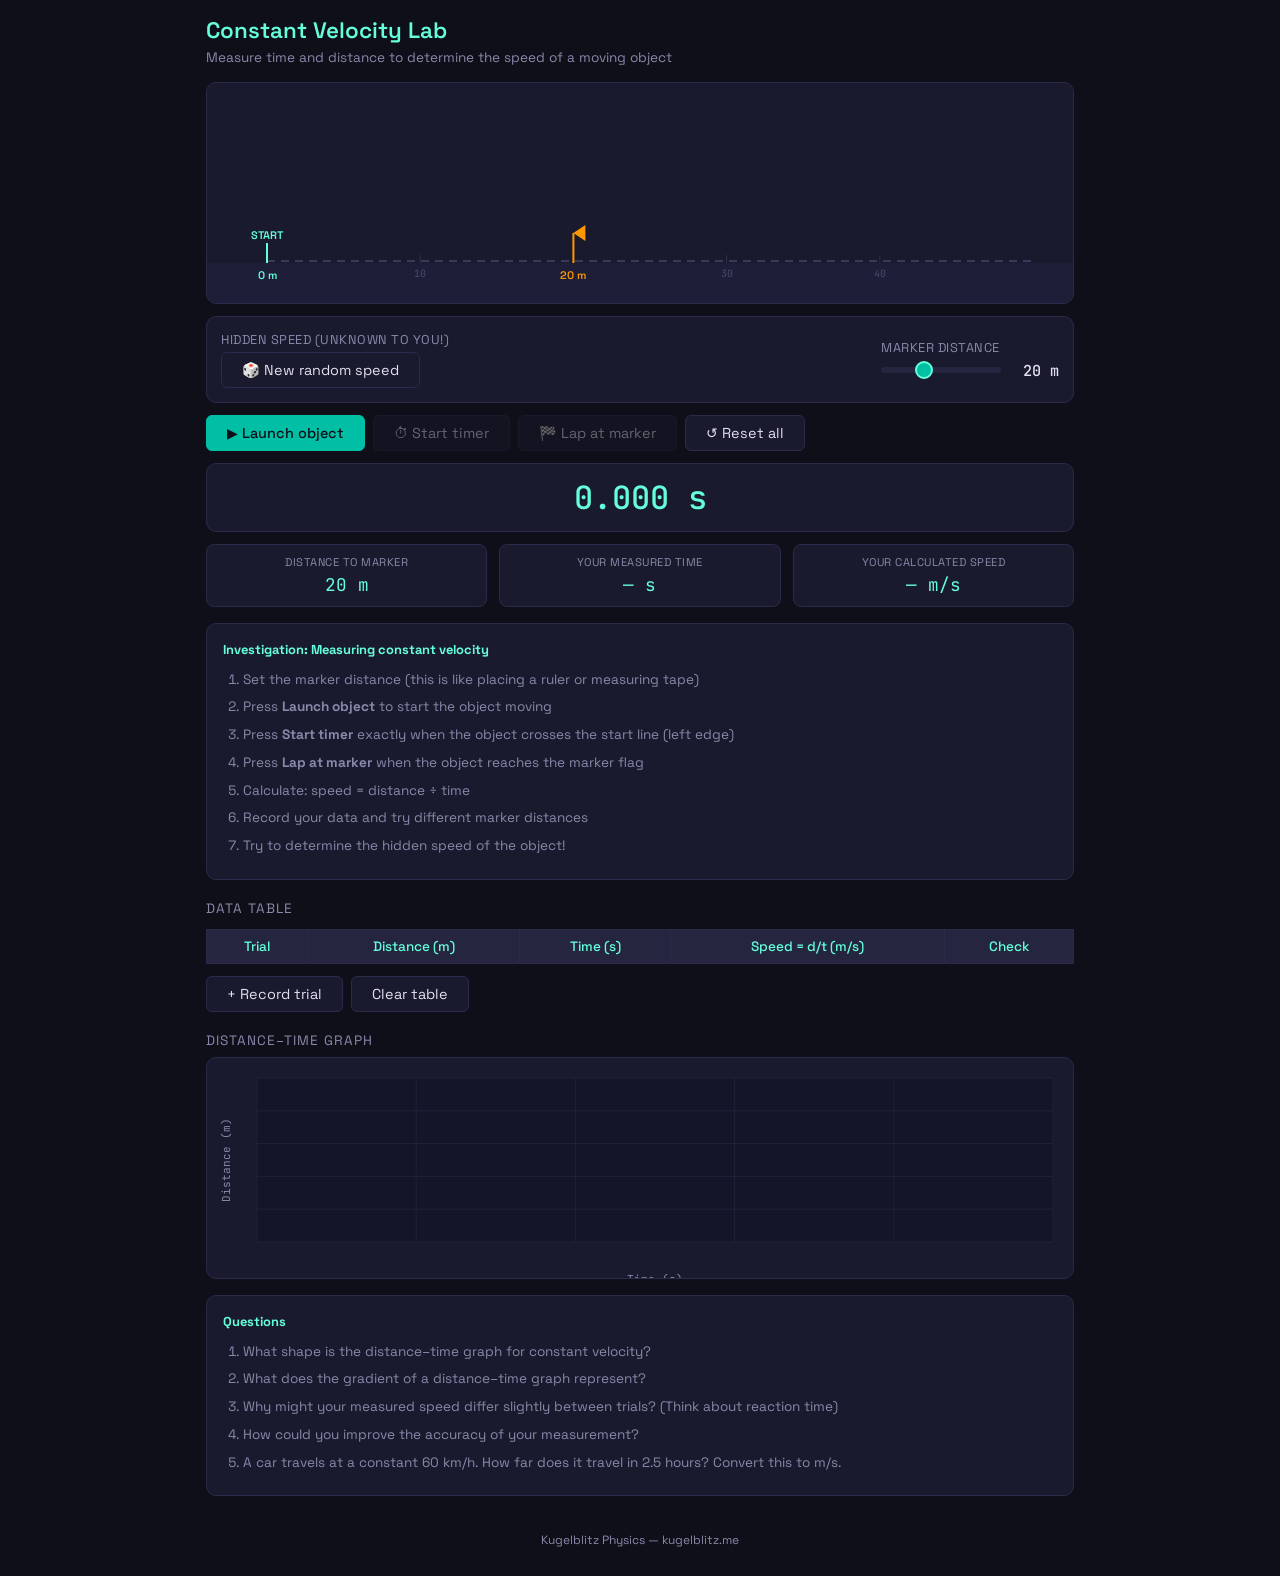
<file: docs/labs/constant-velocity.html>
<!DOCTYPE html>
<html lang="en">
<head>
<meta charset="UTF-8">
<meta name="viewport" content="width=device-width, initial-scale=1.0">
<title>Constant Velocity Lab — Kugelblitz Physics</title>
<style>
  @import url('https://fonts.googleapis.com/css2?family=JetBrains+Mono:wght@400;500&family=Space+Grotesk:wght@400;500;600&display=swap');
  *{margin:0;padding:0;box-sizing:border-box}
  :root{--bg:#0f0f1a;--surface:#1a1a2e;--surface2:#252540;--border:#2a2a4a;--text:#e0e0f0;--muted:#8888aa;--accent:#00bfa5;--accent2:#64ffda;--warn:#ff9800;--err:#e24b4a}
  body{background:var(--bg);color:var(--text);font-family:'Space Grotesk',sans-serif;padding:16px;max-width:900px;margin:0 auto}
  h1{font-size:1.4em;font-weight:600;margin-bottom:4px;color:var(--accent2)}
  .subtitle{font-size:0.85em;color:var(--muted);margin-bottom:16px}
  canvas{width:100%;border-radius:10px;border:1px solid var(--border);background:var(--surface);display:block}
  .controls{display:flex;flex-wrap:wrap;gap:16px;margin:12px 0;padding:14px;background:var(--surface);border-radius:10px;border:1px solid var(--border);align-items:center}
  .control-group label{font-size:0.8em;color:var(--muted);text-transform:uppercase;letter-spacing:0.5px;display:block;margin-bottom:4px}
  .control-row{display:flex;align-items:center;gap:8px}
  .control-row input[type=range]{flex:1;-webkit-appearance:none;height:6px;border-radius:3px;background:var(--surface2);outline:none;width:120px}
  .control-row input[type=range]::-webkit-slider-thumb{-webkit-appearance:none;width:18px;height:18px;border-radius:50%;background:var(--accent);cursor:pointer;border:2px solid var(--accent2)}
  .val{font-family:'JetBrains Mono',monospace;font-size:0.95em;min-width:50px;text-align:right;font-weight:500}
  .btn{padding:8px 20px;border-radius:6px;border:1px solid var(--border);background:var(--surface);color:var(--text);font-family:'Space Grotesk',sans-serif;font-size:0.9em;cursor:pointer;transition:all 0.15s}
  .btn:hover{background:var(--surface2);border-color:var(--accent)}
  .btn.primary{background:var(--accent);border-color:var(--accent);color:#0f0f1a;font-weight:500}
  .btn.primary:hover{background:var(--accent2)}
  .btn:disabled{opacity:0.4;cursor:not-allowed}
  .stopwatch{font-family:'JetBrains Mono',monospace;font-size:2em;font-weight:500;text-align:center;padding:12px;background:var(--surface);border:1px solid var(--border);border-radius:10px;margin:12px 0;color:var(--accent2)}
  .marker-info{display:flex;gap:12px;margin:8px 0;flex-wrap:wrap}
  .marker-card{flex:1;min-width:120px;background:var(--surface);border:1px solid var(--border);border-radius:8px;padding:10px;text-align:center}
  .marker-card .lbl{font-size:0.7em;color:var(--muted);text-transform:uppercase;letter-spacing:0.5px}
  .marker-card .num{font-family:'JetBrains Mono',monospace;font-size:1.1em;margin-top:4px;color:var(--accent2)}
  .section-title{font-size:0.85em;color:var(--muted);text-transform:uppercase;letter-spacing:1px;margin:20px 0 8px}
  .data-table{width:100%;border-collapse:collapse;margin:12px 0;font-size:0.85em}
  .data-table th{background:var(--surface2);padding:8px 12px;text-align:center;font-weight:500;border:1px solid var(--border);color:var(--accent2)}
  .data-table td{padding:6px 12px;text-align:center;border:1px solid var(--border);background:var(--surface)}
  .data-table input{width:55px;background:var(--bg);border:1px solid var(--border);color:var(--text);padding:4px 6px;border-radius:4px;text-align:center;font-family:'JetBrains Mono',monospace;font-size:0.9em}
  .data-table input:focus{outline:none;border-color:var(--accent)}
  .instructions{background:var(--surface);border:1px solid var(--border);border-radius:10px;padding:16px;margin:16px 0;font-size:0.85em;line-height:1.6}
  .instructions h3{font-size:0.95em;color:var(--accent2);margin-bottom:8px}
  .instructions ol,.instructions ul{padding-left:20px}
  .instructions li{margin-bottom:6px;color:var(--muted)}
  .feedback{font-size:0.85em;margin:8px 0;padding:8px 12px;border-radius:6px;display:none}
  .feedback.correct{display:block;background:#0d3028;border:1px solid #00bfa5;color:#64ffda}
  .feedback.incorrect{display:block;background:#4a1b0c;border:1px solid #e24b4a;color:#f09595}
  .btn-row{display:flex;gap:8px;margin:8px 0;flex-wrap:wrap}
  .footer{text-align:center;margin-top:24px;padding:12px;font-size:0.75em;color:var(--muted)}
</style>
</head>
<body>

<script>
var speed = Math.round((3 + Math.random() * 12) * 10) / 10;
var markerDist = 20;
var objX = -30;
var objMoving = false;
var timerRunning = false;
var timerStart = 0;
var timerElapsed = 0;
var lapTime = null;
var trialCount = 0;
var trials = [];

function randomiseSpeed() {
  speed = Math.round((2 + Math.random() * 13) * 10) / 10;
  fullReset();
}

function startObject() {
  objX = 0;
  objMoving = true;
  document.getElementById('timerBtn').disabled = false;
  document.getElementById('lapBtn').disabled = false;
  document.getElementById('goBtn').disabled = true;
}

function toggleTimer() {
  if (!timerRunning) {
    timerRunning = true;
    timerStart = performance.now() - timerElapsed * 1000;
    document.getElementById('timerBtn').textContent = '⏸ Stop timer';
  } else {
    timerRunning = false;
    document.getElementById('timerBtn').textContent = '⏱ Start timer';
  }
}

function lapTimer() {
  if (timerRunning) {
    lapTime = timerElapsed;
    timerRunning = false;
    document.getElementById('timerBtn').textContent = '⏱ Start timer';
    document.getElementById('measuredTime').textContent = lapTime.toFixed(3) + ' s';
    var calcS = markerDist / lapTime;
    document.getElementById('calcSpeed').textContent = calcS.toFixed(2) + ' m/s';
  }
}

function fullReset() {
  objX = -30;
  objMoving = false;
  timerRunning = false;
  timerElapsed = 0;
  lapTime = null;
  document.getElementById('stopwatch').textContent = '0.000 s';
  document.getElementById('timerBtn').textContent = '⏱ Start timer';
  document.getElementById('timerBtn').disabled = true;
  document.getElementById('lapBtn').disabled = true;
  document.getElementById('goBtn').disabled = false;
  document.getElementById('measuredTime').textContent = '— s';
  document.getElementById('calcSpeed').textContent = '— m/s';
}

function recordTrial() {
  if (lapTime === null) return;
  trialCount++;
  var calcS = markerDist / lapTime;
  trials.push({d: markerDist, t: lapTime, s: calcS});
  var tbody = document.getElementById('tableBody');
  var row = document.createElement('tr');
  row.innerHTML = '<td>' + trialCount + '</td><td>' + markerDist + '</td><td>' + lapTime.toFixed(3) + '</td><td><input type="text" id="sp' + trialCount + '" placeholder="?"></td><td><button class="btn" style="padding:4px 10px;font-size:0.8em" onclick="checkSpeed(' + trialCount + ',' + markerDist + ',' + lapTime.toFixed(4) + ')">Check</button></td>';
  tbody.appendChild(row);
  drawGraph();
}

function checkSpeed(trial, dist, time) {
  var input = document.getElementById('sp' + trial);
  var answer = parseFloat(input.value);
  var expected = dist / time;
  var fb = document.getElementById('feedback');
  if (Math.abs(answer - expected) < 0.3) {
    fb.className = 'feedback correct';
    fb.textContent = '✓ Correct! ' + dist + ' ÷ ' + time.toFixed(3) + ' = ' + expected.toFixed(2) + ' m/s';
  } else {
    fb.className = 'feedback incorrect';
    fb.textContent = '✗ Try again. speed = distance ÷ time = ' + dist + ' ÷ ' + time.toFixed(3);
  }
}

function clearTable() {
  document.getElementById('tableBody').innerHTML = '';
  trialCount = 0;
  trials = [];
  document.getElementById('feedback').className = 'feedback';
  drawGraph();
}
</script>

<h1>Constant Velocity Lab</h1>
<p class="subtitle">Measure time and distance to determine the speed of a moving object</p>

<canvas id="sim" height="220"></canvas>

<div class="controls">
  <div class="control-group" style="flex:1;min-width:180px">
    <label>Hidden speed (unknown to you!)</label>
    <div class="control-row">
      <button class="btn" onclick="randomiseSpeed()">🎲 New random speed</button>
    </div>
  </div>
  <div class="control-group">
    <label>Marker distance</label>
    <div class="control-row">
      <input type="range" id="markerDist" min="5" max="50" value="20" step="1">
      <span class="val" id="mdv">20 m</span>
    </div>
  </div>
</div>

<div class="btn-row">
  <button class="btn primary" id="goBtn" onclick="startObject()">▶ Launch object</button>
  <button class="btn" id="timerBtn" onclick="toggleTimer()" disabled>⏱ Start timer</button>
  <button class="btn" id="lapBtn" onclick="lapTimer()" disabled>🏁 Lap at marker</button>
  <button class="btn" onclick="fullReset()">↺ Reset all</button>
</div>

<div class="stopwatch" id="stopwatch">0.000 s</div>

<div class="marker-info">
  <div class="marker-card"><div class="lbl">Distance to marker</div><div class="num" id="distDisplay">20 m</div></div>
  <div class="marker-card"><div class="lbl">Your measured time</div><div class="num" id="measuredTime">— s</div></div>
  <div class="marker-card"><div class="lbl">Your calculated speed</div><div class="num" id="calcSpeed">— m/s</div></div>
</div>

<div class="instructions">
  <h3>Investigation: Measuring constant velocity</h3>
  <ol>
    <li>Set the marker distance (this is like placing a ruler or measuring tape)</li>
    <li>Press <strong>Launch object</strong> to start the object moving</li>
    <li>Press <strong>Start timer</strong> exactly when the object crosses the start line (left edge)</li>
    <li>Press <strong>Lap at marker</strong> when the object reaches the marker flag</li>
    <li>Calculate: speed = distance ÷ time</li>
    <li>Record your data and try different marker distances</li>
    <li>Try to determine the hidden speed of the object!</li>
  </ol>
</div>

<p class="section-title">Data table</p>
<table class="data-table">
  <thead><tr><th>Trial</th><th>Distance (m)</th><th>Time (s)</th><th>Speed = d/t (m/s)</th><th>Check</th></tr></thead>
  <tbody id="tableBody"></tbody>
</table>
<div class="btn-row">
  <button class="btn" onclick="recordTrial()">+ Record trial</button>
  <button class="btn" onclick="clearTable()">Clear table</button>
</div>
<div id="feedback" class="feedback"></div>

<p class="section-title">Distance–time graph</p>
<canvas id="graph" height="220"></canvas>

<div class="instructions" style="margin-top:16px">
  <h3>Questions</h3>
  <ol>
    <li>What shape is the distance–time graph for constant velocity?</li>
    <li>What does the gradient of a distance–time graph represent?</li>
    <li>Why might your measured speed differ slightly between trials? (Think about reaction time)</li>
    <li>How could you improve the accuracy of your measurement?</li>
    <li>A car travels at a constant 60 km/h. How far does it travel in 2.5 hours? Convert this to m/s.</li>
  </ol>
</div>

<div class="footer">Kugelblitz Physics — kugelblitz.me</div>

<script>
var cv = document.getElementById('sim');
var ctx = cv.getContext('2d');
var gv = document.getElementById('graph');
var gx = gv.getContext('2d');
var W, H, gW, gH;
var lastTime = 0;

function resize() {
  W = cv.width = cv.clientWidth;
  H = cv.height = 220;
  gW = gv.width = gv.clientWidth;
  gH = gv.height = 220;
  draw();
  drawGraph();
}
resize();

document.getElementById('markerDist').oninput = function() {
  markerDist = +this.value;
  document.getElementById('mdv').textContent = markerDist + ' m';
  document.getElementById('distDisplay').textContent = markerDist + ' m';
  draw();
};

function draw() {
  ctx.clearRect(0, 0, W, H);
  var groundY = H - 40;
  ctx.fillStyle = '#1e1e38';
  ctx.fillRect(0, groundY, W, 40);

  var trackLeft = 60, trackRight = W - 40;
  var trackW = trackRight - trackLeft;
  ctx.strokeStyle = '#3a3a5a';
  ctx.lineWidth = 2;
  ctx.setLineDash([8, 6]);
  ctx.beginPath();
  ctx.moveTo(trackLeft, groundY - 2);
  ctx.lineTo(trackRight, groundY - 2);
  ctx.stroke();
  ctx.setLineDash([]);

  ctx.strokeStyle = '#64ffda';
  ctx.lineWidth = 2;
  ctx.beginPath();
  ctx.moveTo(trackLeft, groundY - 20);
  ctx.lineTo(trackLeft, groundY);
  ctx.stroke();
  ctx.fillStyle = '#64ffda';
  ctx.font = '600 11px "Space Grotesk",sans-serif';
  ctx.textAlign = 'center';
  ctx.textBaseline = 'alphabetic';
  ctx.fillText('START', trackLeft, groundY - 24);
  ctx.fillText('0 m', trackLeft, groundY + 16);

  var maxVisibleDist = 50;
  var markerX = trackLeft + (markerDist / maxVisibleDist) * trackW;
  if (markerX > trackRight) markerX = trackRight;

  ctx.strokeStyle = '#ff9800';
  ctx.lineWidth = 2;
  ctx.beginPath();
  ctx.moveTo(markerX, groundY - 30);
  ctx.lineTo(markerX, groundY);
  ctx.stroke();
  ctx.fillStyle = '#ff9800';
  ctx.beginPath();
  ctx.moveTo(markerX, groundY - 30);
  ctx.lineTo(markerX + 12, groundY - 38);
  ctx.lineTo(markerX + 12, groundY - 22);
  ctx.fill();
  ctx.font = '600 11px "Space Grotesk",sans-serif';
  ctx.fillText(markerDist + ' m', markerX, groundY + 16);

  for (var d = 10; d < maxVisibleDist; d += 10) {
    if (d === markerDist) continue;
    var x = trackLeft + (d / maxVisibleDist) * trackW;
    ctx.strokeStyle = '#2e2e4e';
    ctx.lineWidth = 1;
    ctx.beginPath();
    ctx.moveTo(x, groundY - 8);
    ctx.lineTo(x, groundY);
    ctx.stroke();
    ctx.fillStyle = '#4a4a6a';
    ctx.font = '10px "JetBrains Mono",monospace';
    ctx.textAlign = 'center';
    ctx.fillText(d + '', x, groundY + 14);
  }

  if (objMoving || objX >= 0) {
    var objScreenX = trackLeft + (objX / maxVisibleDist) * trackW;
    var sz = 18;
    ctx.fillStyle = '#7c4dff';
    ctx.beginPath();
    ctx.arc(objScreenX, groundY - sz, sz, 0, Math.PI * 2);
    ctx.fill();
    ctx.strokeStyle = '#b388ff';
    ctx.lineWidth = 1.5;
    ctx.beginPath();
    ctx.arc(objScreenX, groundY - sz, sz, 0, Math.PI * 2);
    ctx.stroke();
  }

  ctx.fillStyle = '#64ffda';
  ctx.font = '500 12px "JetBrains Mono",monospace';
  ctx.textAlign = 'left';
  ctx.textBaseline = 'top';
  if (objMoving) ctx.fillText('position: ' + objX.toFixed(1) + ' m', 14, 12);
}

function drawGraph() {
  gx.clearRect(0, 0, gW, gH);
  var pad = {l: 50, r: 20, t: 20, b: 36};
  var plotW = gW - pad.l - pad.r;
  var plotH = gH - pad.t - pad.b;

  gx.fillStyle = '#15152a';
  gx.fillRect(pad.l, pad.t, plotW, plotH);
  gx.strokeStyle = '#2a2a4a';
  gx.lineWidth = 0.5;
  for (var i = 0; i <= 5; i++) {
    var y = pad.t + plotH * (1 - i / 5);
    gx.beginPath(); gx.moveTo(pad.l, y); gx.lineTo(pad.l + plotW, y); gx.stroke();
    var x = pad.l + plotW * i / 5;
    gx.beginPath(); gx.moveTo(x, pad.t); gx.lineTo(x, pad.t + plotH); gx.stroke();
  }

  gx.fillStyle = '#8888aa';
  gx.font = '11px "JetBrains Mono",monospace';
  gx.textAlign = 'center';
  gx.textBaseline = 'top';
  gx.fillText('Time (s)', pad.l + plotW / 2, gH - 4);
  gx.save();
  gx.translate(14, pad.t + plotH / 2);
  gx.rotate(-Math.PI / 2);
  gx.fillText('Distance (m)', 0, 0);
  gx.restore();

  if (trials.length === 0) return;

  var maxD = 10, maxT = 2;
  for (var i = 0; i < trials.length; i++) {
    if (trials[i].d > maxD) maxD = trials[i].d;
    if (trials[i].t > maxT) maxT = trials[i].t;
  }
  maxD *= 1.2;
  maxT *= 1.2;

  gx.textAlign = 'right';
  gx.textBaseline = 'middle';
  for (var i = 0; i <= 5; i++) gx.fillText((maxD * i / 5).toFixed(0), pad.l - 6, pad.t + plotH * (1 - i / 5));
  gx.textAlign = 'center';
  gx.textBaseline = 'top';
  for (var i = 0; i <= 5; i++) gx.fillText((maxT * i / 5).toFixed(1), pad.l + plotW * i / 5, pad.t + plotH + 6);

  for (var i = 0; i < trials.length; i++) {
    var x = pad.l + (trials[i].t / maxT) * plotW;
    var y = pad.t + plotH - (trials[i].d / maxD) * plotH;
    gx.fillStyle = '#00bfa5';
    gx.beginPath(); gx.arc(x, y, 5, 0, Math.PI * 2); gx.fill();
    gx.strokeStyle = '#64ffda';
    gx.lineWidth = 1;
    gx.beginPath(); gx.arc(x, y, 5, 0, Math.PI * 2); gx.stroke();
    gx.fillStyle = '#8888aa';
    gx.font = '10px "JetBrains Mono",monospace';
    gx.textAlign = 'left';
    gx.textBaseline = 'middle';
    gx.fillText('(' + trials[i].t.toFixed(2) + ', ' + trials[i].d + ')', x + 8, y - 2);
  }

  if (trials.length >= 2) {
    var totalS = 0;
    for (var i = 0; i < trials.length; i++) totalS += trials[i].s;
    var avgSpeed = totalS / trials.length;
    gx.strokeStyle = '#64ffda44';
    gx.lineWidth = 1;
    gx.setLineDash([4, 4]);
    gx.beginPath();
    gx.moveTo(pad.l, pad.t + plotH);
    var endD = avgSpeed * maxT;
    var endX = pad.l + plotW;
    var endY = pad.t + plotH - (endD / maxD) * plotH;
    gx.lineTo(endX, endY);
    gx.stroke();
    gx.setLineDash([]);
  }

  gx.fillStyle = '#00bfa5';
  gx.font = '600 12px "Space Grotesk",sans-serif';
  gx.textAlign = 'left';
  gx.textBaseline = 'top';
  gx.fillText('distance vs time', pad.l + 8, pad.t + 4);
}

function loop(ts) {
  if (!lastTime) lastTime = ts;
  var dt = (ts - lastTime) / 1000;
  lastTime = ts;
  if (objMoving && dt < 0.1) {
    objX += speed * dt;
    if (objX > 55) objX = 55;
  }
  if (timerRunning) {
    timerElapsed = (performance.now() - timerStart) / 1000;
    document.getElementById('stopwatch').textContent = timerElapsed.toFixed(3) + ' s';
  }
  draw();
  requestAnimationFrame(loop);
}

draw();
drawGraph();
requestAnimationFrame(loop);
window.addEventListener('resize', resize);
</script>
</body>
</html>
</file>
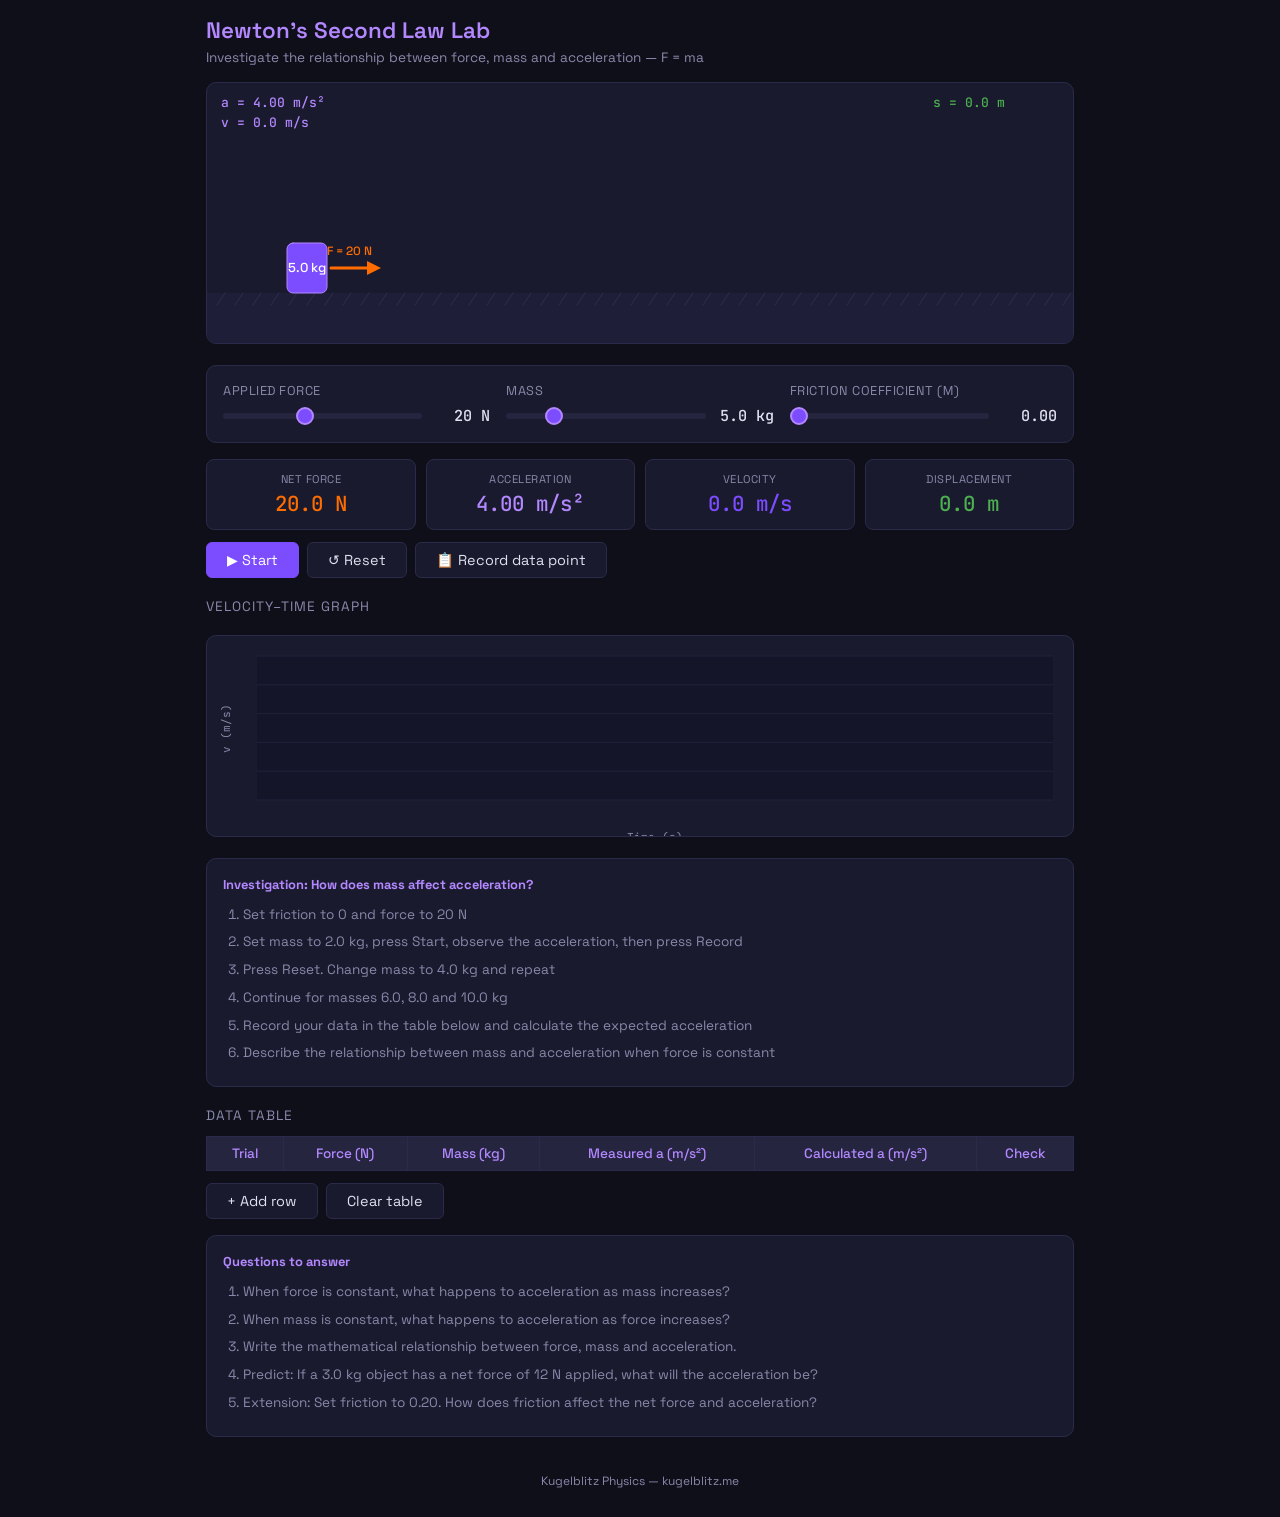
<file: docs/labs/newtons-second-law.html>
<!DOCTYPE html>
<html lang="en">
<head>
<meta charset="UTF-8">
<meta name="viewport" content="width=device-width, initial-scale=1.0">
<title>Newton's Second Law Lab — Kugelblitz Physics</title>
<style>
  @import url('https://fonts.googleapis.com/css2?family=JetBrains+Mono:wght@400;500&family=Space+Grotesk:wght@400;500;600&display=swap');
  *{margin:0;padding:0;box-sizing:border-box}
  :root{
    --bg:#0f0f1a;--surface:#1a1a2e;--surface2:#252540;--border:#2a2a4a;
    --text:#e0e0f0;--muted:#8888aa;--accent:#7c4dff;--accent2:#b388ff;
    --force-color:#ff6d00;--friction-color:#e24b4a;--velocity-color:#7c4dff;
    --success:#4caf50;--warning:#ff9800;
  }
  body{background:var(--bg);color:var(--text);font-family:'Space Grotesk',sans-serif;padding:16px;max-width:900px;margin:0 auto}
  h1{font-size:1.4em;font-weight:600;margin-bottom:4px;color:var(--accent2)}
  .subtitle{font-size:0.85em;color:var(--muted);margin-bottom:16px}
  .sim-canvas{width:100%;border-radius:10px;border:1px solid var(--border);background:var(--surface)}
  .controls{display:flex;flex-wrap:wrap;gap:16px;margin:16px 0;padding:16px;background:var(--surface);border-radius:10px;border:1px solid var(--border)}
  .control-group{flex:1;min-width:200px}
  .control-group label{display:block;font-size:0.8em;color:var(--muted);margin-bottom:6px;text-transform:uppercase;letter-spacing:0.5px}
  .control-row{display:flex;align-items:center;gap:8px}
  .control-row input[type=range]{flex:1;-webkit-appearance:none;height:6px;border-radius:3px;background:var(--surface2);outline:none}
  .control-row input[type=range]::-webkit-slider-thumb{-webkit-appearance:none;width:18px;height:18px;border-radius:50%;background:var(--accent);cursor:pointer;border:2px solid var(--accent2)}
  .control-row .val{font-family:'JetBrains Mono',monospace;font-size:0.95em;min-width:60px;text-align:right;color:var(--text);font-weight:500}
  .data-grid{display:grid;grid-template-columns:repeat(4,minmax(0,1fr));gap:10px;margin:12px 0}
  .data-card{background:var(--surface);border:1px solid var(--border);border-radius:8px;padding:12px;text-align:center}
  .data-card .lbl{font-size:0.7em;color:var(--muted);text-transform:uppercase;letter-spacing:0.5px}
  .data-card .num{font-family:'JetBrains Mono',monospace;font-size:1.3em;font-weight:500;margin-top:4px}
  .data-card .num.force{color:var(--force-color)}
  .data-card .num.accel{color:var(--accent2)}
  .data-card .num.vel{color:var(--velocity-color)}
  .data-card .num.disp{color:var(--success)}
  .btn-row{display:flex;gap:8px;margin:12px 0}
  .btn{padding:8px 20px;border-radius:6px;border:1px solid var(--border);background:var(--surface);color:var(--text);font-family:'Space Grotesk',sans-serif;font-size:0.9em;cursor:pointer;transition:all 0.15s}
  .btn:hover{background:var(--surface2);border-color:var(--accent)}
  .btn.primary{background:var(--accent);border-color:var(--accent);color:#fff}
  .btn.primary:hover{background:var(--accent2)}
  .graph-canvas{width:100%;border-radius:10px;border:1px solid var(--border);background:var(--surface);margin-top:12px}
  .section-title{font-size:0.85em;color:var(--muted);text-transform:uppercase;letter-spacing:1px;margin:20px 0 8px}
  .instructions{background:var(--surface);border:1px solid var(--border);border-radius:10px;padding:16px;margin:16px 0;font-size:0.85em;line-height:1.6}
  .instructions h3{font-size:0.95em;color:var(--accent2);margin-bottom:8px}
  .instructions ol{padding-left:20px}
  .instructions li{margin-bottom:6px;color:var(--muted)}
  .data-table{width:100%;border-collapse:collapse;margin:12px 0;font-size:0.85em}
  .data-table th{background:var(--surface2);padding:8px 12px;text-align:center;font-weight:500;border:1px solid var(--border);color:var(--accent2)}
  .data-table td{padding:6px 12px;text-align:center;border:1px solid var(--border);background:var(--surface)}
  .data-table input{width:60px;background:var(--bg);border:1px solid var(--border);color:var(--text);padding:4px 6px;border-radius:4px;text-align:center;font-family:'JetBrains Mono',monospace;font-size:0.9em}
  .data-table input:focus{outline:none;border-color:var(--accent)}
  .feedback{font-size:0.85em;margin:8px 0;padding:8px 12px;border-radius:6px;display:none}
  .feedback.correct{display:block;background:#1b5e20;border:1px solid #4caf50;color:#a5d6a7}
  .feedback.incorrect{display:block;background:#4a1b0c;border:1px solid #e24b4a;color:#f09595}
  .footer{text-align:center;margin-top:24px;padding:12px;font-size:0.75em;color:var(--muted)}
  @media(max-width:600px){.data-grid{grid-template-columns:repeat(2,1fr)}.controls{flex-direction:column}}
</style>
</head>
<body>

<script>
var running = false;
var vel = 0;
var disp = 0;
var blockX = 80;
var t = 0;
var trialCount = 0;
var F = 20;
var m = 5;
var mu = 0;
var acc = 0;
var vData = [];
var lastTime = 0;
var g = 9.8;

function toggleSim() {
  running = !running;
  document.getElementById('goBtn').textContent = running ? '⏸ Pause' : '▶ Start';
}

function resetSim() {
  running = false;
  vel = 0;
  disp = 0;
  t = 0;
  blockX = 80;
  vData = [];
  document.getElementById('goBtn').textContent = '▶ Start';
  document.getElementById('dV').textContent = '0.0 m/s';
  document.getElementById('dS').textContent = '0.0 m';
  update();
  drawGraph();
}

function recordData() {
  trialCount++;
  var friction = mu * m * g;
  var net = Math.max(F - friction, 0);
  var measuredAcc = net / m;
  var tbody = document.getElementById('tableBody');
  var row = document.createElement('tr');
  row.innerHTML = '<td>' + trialCount + '</td><td>' + F + '</td><td>' + m.toFixed(1) + '</td><td>' + measuredAcc.toFixed(2) + '</td><td><input type="text" id="calc' + trialCount + '" placeholder="?"></td><td><button class="btn" style="padding:4px 10px;font-size:0.8em" onclick="checkRow(' + trialCount + ',' + F + ',' + m + ')">Check</button></td>';
  tbody.appendChild(row);
}

function addRow() {
  trialCount++;
  var tbody = document.getElementById('tableBody');
  var row = document.createElement('tr');
  row.innerHTML = '<td>' + trialCount + '</td><td><input type="text" style="width:40px" id="f' + trialCount + '" placeholder="F"></td><td><input type="text" style="width:40px" id="m' + trialCount + '" placeholder="m"></td><td><input type="text" style="width:50px" id="meas' + trialCount + '" placeholder="?"></td><td><input type="text" style="width:50px" id="calc' + trialCount + '" placeholder="?"></td><td><button class="btn" style="padding:4px 10px;font-size:0.8em" onclick="checkManualRow(' + trialCount + ')">Check</button></td>';
  tbody.appendChild(row);
}

function checkRow(trial, force, mass) {
  var input = document.getElementById('calc' + trial);
  var expected = (force / mass).toFixed(2);
  var answer = parseFloat(input.value);
  var fb = document.getElementById('feedback');
  if (Math.abs(answer - parseFloat(expected)) < 0.1) {
    fb.className = 'feedback correct';
    fb.textContent = '✓ Correct! F/m = ' + force + '/' + mass.toFixed(1) + ' = ' + expected + ' m/s²';
  } else {
    fb.className = 'feedback incorrect';
    fb.textContent = '✗ Try again. Use a = F/m. What is ' + force + ' ÷ ' + mass.toFixed(1) + '?';
  }
}

function checkManualRow(trial) {
  var fEl = document.getElementById('f' + trial);
  var mEl = document.getElementById('m' + trial);
  var calcEl = document.getElementById('calc' + trial);
  var force = parseFloat(fEl.value);
  var mass = parseFloat(mEl.value);
  var answer = parseFloat(calcEl.value);
  var fb = document.getElementById('feedback');
  if (isNaN(force) || isNaN(mass) || isNaN(answer)) {
    fb.className = 'feedback incorrect';
    fb.textContent = 'Please fill in force, mass, and calculated acceleration.';
    return;
  }
  var expected = force / mass;
  if (Math.abs(answer - expected) < 0.15) {
    fb.className = 'feedback correct';
    fb.textContent = '✓ Correct! ' + force + ' ÷ ' + mass.toFixed(1) + ' = ' + expected.toFixed(2) + ' m/s²';
  } else {
    fb.className = 'feedback incorrect';
    fb.textContent = '✗ Try again. a = F/m = ' + force + ' ÷ ' + mass.toFixed(1);
  }
}

function clearTable() {
  document.getElementById('tableBody').innerHTML = '';
  trialCount = 0;
  document.getElementById('feedback').className = 'feedback';
}
</script>

<h1>Newton's Second Law Lab</h1>
<p class="subtitle">Investigate the relationship between force, mass and acceleration — F = ma</p>

<canvas id="sim" class="sim-canvas" height="260"></canvas>

<div class="controls">
  <div class="control-group">
    <label>Applied force</label>
    <div class="control-row">
      <input type="range" id="force" min="0" max="50" value="20" step="1">
      <span class="val" id="fv">20 N</span>
    </div>
  </div>
  <div class="control-group">
    <label>Mass</label>
    <div class="control-row">
      <input type="range" id="mass" min="1" max="20" value="5" step="0.5">
      <span class="val" id="mv">5.0 kg</span>
    </div>
  </div>
  <div class="control-group">
    <label>Friction coefficient (μ)</label>
    <div class="control-row">
      <input type="range" id="mu" min="0" max="0.5" value="0" step="0.01">
      <span class="val" id="muv">0.00</span>
    </div>
  </div>
</div>

<div class="data-grid">
  <div class="data-card"><div class="lbl">Net force</div><div class="num force" id="dF">20.0 N</div></div>
  <div class="data-card"><div class="lbl">Acceleration</div><div class="num accel" id="dA">4.00 m/s²</div></div>
  <div class="data-card"><div class="lbl">Velocity</div><div class="num vel" id="dV">0.0 m/s</div></div>
  <div class="data-card"><div class="lbl">Displacement</div><div class="num disp" id="dS">0.0 m</div></div>
</div>

<div class="btn-row">
  <button class="btn primary" id="goBtn" onclick="toggleSim()">▶ Start</button>
  <button class="btn" onclick="resetSim()">↺ Reset</button>
  <button class="btn" onclick="recordData()">📋 Record data point</button>
</div>

<p class="section-title">Velocity–time graph</p>
<canvas id="graph" class="graph-canvas" height="200"></canvas>

<div class="instructions">
  <h3>Investigation: How does mass affect acceleration?</h3>
  <ol>
    <li>Set friction to 0 and force to 20 N</li>
    <li>Set mass to 2.0 kg, press Start, observe the acceleration, then press Record</li>
    <li>Press Reset. Change mass to 4.0 kg and repeat</li>
    <li>Continue for masses 6.0, 8.0 and 10.0 kg</li>
    <li>Record your data in the table below and calculate the expected acceleration</li>
    <li>Describe the relationship between mass and acceleration when force is constant</li>
  </ol>
</div>

<p class="section-title">Data table</p>
<table class="data-table" id="dataTable">
  <thead>
    <tr><th>Trial</th><th>Force (N)</th><th>Mass (kg)</th><th>Measured a (m/s²)</th><th>Calculated a (m/s²)</th><th>Check</th></tr>
  </thead>
  <tbody id="tableBody"></tbody>
</table>
<div class="btn-row">
  <button class="btn" onclick="addRow()">+ Add row</button>
  <button class="btn" onclick="clearTable()">Clear table</button>
</div>
<div id="feedback" class="feedback"></div>

<div class="instructions" style="margin-top:16px">
  <h3>Questions to answer</h3>
  <ol>
    <li>When force is constant, what happens to acceleration as mass increases?</li>
    <li>When mass is constant, what happens to acceleration as force increases?</li>
    <li>Write the mathematical relationship between force, mass and acceleration.</li>
    <li>Predict: If a 3.0 kg object has a net force of 12 N applied, what will the acceleration be?</li>
    <li>Extension: Set friction to 0.20. How does friction affect the net force and acceleration?</li>
  </ol>
</div>

<div class="footer">Kugelblitz Physics — kugelblitz.me</div>

<script>
var cv = document.getElementById('sim');
var ctx = cv.getContext('2d');
var gv = document.getElementById('graph');
var gx = gv.getContext('2d');
var W, H, gW, gH;

function resize() {
  W = cv.width = cv.clientWidth;
  H = cv.height = 260;
  gW = gv.width = gv.clientWidth;
  gH = gv.height = 200;
  drawBlock();
  drawGraph();
}
resize();

var forceEl = document.getElementById('force');
var massEl = document.getElementById('mass');
var muEl = document.getElementById('mu');

forceEl.oninput = function() {
  F = +forceEl.value;
  document.getElementById('fv').textContent = F + ' N';
  update();
};
massEl.oninput = function() {
  m = +massEl.value;
  document.getElementById('mv').textContent = m.toFixed(1) + ' kg';
  update();
};
muEl.oninput = function() {
  mu = +muEl.value;
  document.getElementById('muv').textContent = mu.toFixed(2);
  update();
};

function update() {
  var friction = mu * m * g;
  var net = Math.max(F - friction, 0);
  if (vel <= 0 && F <= friction) net = 0;
  acc = net / m;
  document.getElementById('dF').textContent = net.toFixed(1) + ' N';
  document.getElementById('dA').textContent = acc.toFixed(2) + ' m/s²';
}

function drawBlock() {
  ctx.clearRect(0, 0, W, H);
  var groundY = H - 50;

  ctx.fillStyle = '#1e1e38';
  ctx.fillRect(0, groundY, W, 50);
  for (var i = 0; i < W; i += 18) {
    ctx.strokeStyle = '#2e2e4e';
    ctx.lineWidth = 1;
    ctx.beginPath();
    ctx.moveTo(i, groundY);
    ctx.lineTo(i - 8, groundY + 12);
    ctx.stroke();
  }

  var bw = Math.max(40, 20 + m * 3);
  var bh = 50;
  var bx = blockX % (W + 200);
  var by = groundY - bh;
  if (bx < -bw) bx += W + 200;

  ctx.fillStyle = '#7c4dff';
  ctx.beginPath();
  if (ctx.roundRect) {
    ctx.roundRect(bx, by, bw, bh, 6);
  } else {
    ctx.rect(bx, by, bw, bh);
  }
  ctx.fill();
  ctx.strokeStyle = '#b388ff';
  ctx.lineWidth = 1;
  ctx.beginPath();
  if (ctx.roundRect) {
    ctx.roundRect(bx, by, bw, bh, 6);
  } else {
    ctx.rect(bx, by, bw, bh);
  }
  ctx.stroke();

  ctx.fillStyle = '#fff';
  ctx.font = '500 13px "Space Grotesk",sans-serif';
  ctx.textAlign = 'center';
  ctx.textBaseline = 'middle';
  ctx.fillText(m.toFixed(1) + ' kg', bx + bw / 2, by + bh / 2);

  if (F > 0) {
    var arrowLen = Math.min(F * 2.2, 140);
    ctx.strokeStyle = '#ff6d00';
    ctx.lineWidth = 3;
    ctx.lineCap = 'round';
    ctx.beginPath();
    ctx.moveTo(bx + bw + 4, by + bh / 2);
    ctx.lineTo(bx + bw + arrowLen, by + bh / 2);
    ctx.stroke();
    ctx.fillStyle = '#ff6d00';
    ctx.beginPath();
    ctx.moveTo(bx + bw + arrowLen + 10, by + bh / 2);
    ctx.lineTo(bx + bw + arrowLen - 4, by + bh / 2 - 7);
    ctx.lineTo(bx + bw + arrowLen - 4, by + bh / 2 + 7);
    ctx.fill();
    ctx.font = '500 12px "Space Grotesk",sans-serif';
    ctx.textAlign = 'center';
    ctx.fillText('F = ' + F + ' N', bx + bw + arrowLen / 2, by + bh / 2 - 16);
  }

  var friction = mu * m * g;
  if (friction > 0.01 && (vel > 0.01 || F > 0)) {
    var fLen = Math.min(friction * 2.2, 110);
    ctx.strokeStyle = '#e24b4a';
    ctx.lineWidth = 2.5;
    ctx.beginPath();
    ctx.moveTo(bx - 4, by + bh / 2);
    ctx.lineTo(bx - fLen, by + bh / 2);
    ctx.stroke();
    ctx.fillStyle = '#e24b4a';
    ctx.beginPath();
    ctx.moveTo(bx - fLen - 8, by + bh / 2);
    ctx.lineTo(bx - fLen + 4, by + bh / 2 - 6);
    ctx.lineTo(bx - fLen + 4, by + bh / 2 + 6);
    ctx.fill();
    ctx.font = '12px "Space Grotesk",sans-serif';
    ctx.textAlign = 'center';
    ctx.fillText('f = ' + friction.toFixed(1) + ' N', bx - fLen / 2, by + bh / 2 - 16);
  }

  ctx.fillStyle = '#b388ff';
  ctx.font = '500 13px "JetBrains Mono",monospace';
  ctx.textAlign = 'left';
  ctx.textBaseline = 'top';
  ctx.fillText('a = ' + acc.toFixed(2) + ' m/s²', 14, 14);
  ctx.fillText('v = ' + vel.toFixed(1) + ' m/s', 14, 34);
  ctx.fillStyle = '#4caf50';
  ctx.fillText('s = ' + disp.toFixed(1) + ' m', W - 140, 14);
}

function drawGraph() {
  gx.clearRect(0, 0, gW, gH);
  var pad = {l: 50, r: 20, t: 20, b: 36};
  var plotW = gW - pad.l - pad.r;
  var plotH = gH - pad.t - pad.b;

  gx.fillStyle = '#15152a';
  gx.fillRect(pad.l, pad.t, plotW, plotH);

  gx.strokeStyle = '#2a2a4a';
  gx.lineWidth = 0.5;
  for (var i = 0; i <= 5; i++) {
    var y = pad.t + plotH * (1 - i / 5);
    gx.beginPath();
    gx.moveTo(pad.l, y);
    gx.lineTo(pad.l + plotW, y);
    gx.stroke();
  }

  gx.fillStyle = '#8888aa';
  gx.font = '11px "JetBrains Mono",monospace';
  gx.textAlign = 'center';
  gx.textBaseline = 'top';
  gx.fillText('Time (s)', pad.l + plotW / 2, gH - 4);
  gx.save();
  gx.translate(14, pad.t + plotH / 2);
  gx.rotate(-Math.PI / 2);
  gx.fillText('v (m/s)', 0, 0);
  gx.restore();

  if (vData.length < 2) return;
  var maxV = Math.max(5, Math.max.apply(null, vData.map(function(d) { return d[1]; })));
  var maxT = Math.max(2, Math.max.apply(null, vData.map(function(d) { return d[0]; })));

  gx.textAlign = 'right';
  gx.textBaseline = 'middle';
  for (var i = 0; i <= 5; i++) {
    var y = pad.t + plotH * (1 - i / 5);
    gx.fillText((maxV * i / 5).toFixed(0), pad.l - 6, y);
  }
  gx.textAlign = 'center';
  gx.textBaseline = 'top';
  for (var i = 0; i <= 4; i++) {
    var x = pad.l + (plotW * i / 4);
    gx.fillText((maxT * i / 4).toFixed(1), x, pad.t + plotH + 6);
  }

  gx.strokeStyle = '#7c4dff';
  gx.lineWidth = 2;
  gx.beginPath();
  for (var i = 0; i < vData.length; i++) {
    var x = pad.l + (vData[i][0] / maxT) * plotW;
    var y = pad.t + plotH - (vData[i][1] / maxV) * plotH;
    if (i === 0) gx.moveTo(x, y); else gx.lineTo(x, y);
  }
  gx.stroke();

  gx.fillStyle = '#7c4dff';
  gx.font = '600 12px "Space Grotesk",sans-serif';
  gx.textAlign = 'left';
  gx.textBaseline = 'top';
  gx.fillText('velocity (m/s)', pad.l + 8, pad.t + 4);
}

function loop(ts) {
  if (!lastTime) lastTime = ts;
  var dt = (ts - lastTime) / 1000;
  lastTime = ts;
  if (running && dt < 0.1) {
    t += dt;
    var friction = mu * m * g;
    var net = F - friction;
    if (net < 0 && vel <= 0.001) { net = 0; vel = 0; }
    acc = net / m;
    vel += acc * dt;
    if (vel < 0) vel = 0;
    disp += vel * dt;
    blockX = 80 + disp * 8;
    vData.push([t, vel]);
    if (vData.length > 600) vData.shift();
    document.getElementById('dV').textContent = vel.toFixed(1) + ' m/s';
    document.getElementById('dS').textContent = disp.toFixed(1) + ' m';
    document.getElementById('dF').textContent = Math.max(F - friction, 0).toFixed(1) + ' N';
    document.getElementById('dA').textContent = acc.toFixed(2) + ' m/s²';
    if (t % 0.15 < dt) drawGraph();
  }
  drawBlock();
  requestAnimationFrame(loop);
}

update();
drawGraph();
requestAnimationFrame(loop);
window.addEventListener('resize', resize);
</script>
</body>
</html>
</file>
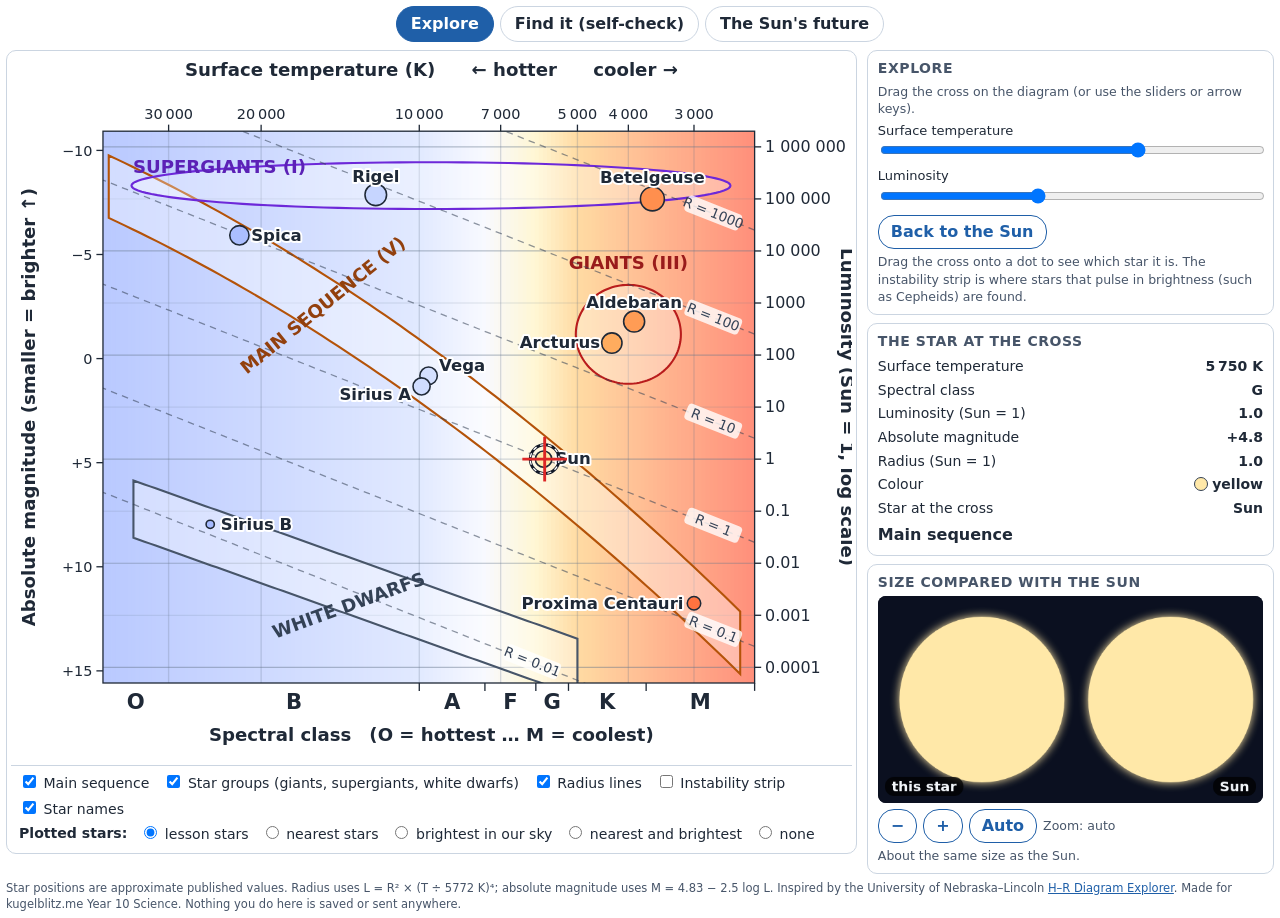
<file: docs/year10/tools/hr-explorer.html>
<!doctype html>
<html lang="en-AU">
<head>
<meta charset="utf-8">
<meta name="viewport" content="width=device-width, initial-scale=1">
<title>H–R Diagram Explorer</title>
<style>
  :root{--ink:#1f2937;--muted:#475569;--line:#cbd5e1;--card:#ffffff;--bg:#f8fafc;--accent:#1f5fa8;--good:#15803d;--bad:#b45309;}
  *{box-sizing:border-box}
  html,body{background:transparent}
  body{margin:0;color:var(--ink);font:clamp(14px,1.25vw,18px)/1.4 system-ui,-apple-system,"Segoe UI",Roboto,Arial,sans-serif}
  .wrap{margin:0 auto;padding:6px}
  .modes{display:flex;gap:6px;flex-wrap:wrap;margin-bottom:8px;justify-content:center}
  .modes button{border:1px solid var(--line);background:#fff;border-radius:18px;padding:6px 14px;font:inherit;font-weight:600;cursor:pointer;color:var(--ink)}
  .modes button[aria-pressed="true"]{background:var(--accent);border-color:var(--accent);color:#fff}
  .grid{display:flex;gap:10px;flex-wrap:wrap;align-items:flex-start;justify-content:center}
  .plot{flex:3 1 480px;max-width:calc((100vh - 185px) * 1.19);min-width:0;background:var(--card);border:1px solid var(--line);border-radius:10px;padding:4px}
  svg{display:block;width:100%;height:auto;touch-action:none;user-select:none}
  .side{flex:1 1 230px;max-width:420px;display:flex;flex-direction:column;gap:8px}
  .card{background:var(--card);border:1px solid var(--line);border-radius:10px;padding:8px 10px}
  .card h3{margin:0 0 4px;font-size:14px;text-transform:uppercase;letter-spacing:.04em;color:var(--muted)}
  table.read{width:100%;border-collapse:collapse;font-size:14px}
  table.read td{padding:2px 0}
  table.read td:last-child{text-align:right;font-weight:700;font-variant-numeric:tabular-nums}
  .swatch{display:inline-block;width:14px;height:14px;border-radius:50%;border:1px solid #334155;vertical-align:-2px;margin-right:4px}
  .group{font-weight:700;margin-top:4px}
  canvas{width:100%;height:auto;display:block;background:#0b1020;border-radius:8px}
  .note{font-size:12.5px;color:var(--muted);margin-top:4px}
  label.sl{display:block;font-size:13px;margin-top:4px}
  input[type=range]{width:100%}
  .row{display:flex;gap:6px;flex-wrap:wrap;align-items:center}
  .btn{border:1px solid var(--accent);background:var(--accent);color:#fff;border-radius:16px;padding:5px 12px;font:inherit;font-weight:600;cursor:pointer}
  .btn.ghost{background:#fff;color:var(--accent)}
  .btn:disabled{opacity:.5;cursor:default}
  .task{font-weight:600}
  .fb{margin-top:6px;padding:6px 8px;border-radius:8px;font-size:14px;display:none}
  .fb.good{display:block;background:#dcfce7;color:#14532d}
  .fb.bad{display:block;background:#fef3c7;color:#78350f}
  .hidden{display:none}
  .opts{display:flex;flex-wrap:wrap;gap:4px 14px;padding:6px 8px 4px;font-size:.88em;border-top:1px solid var(--line)}
  .opts label{white-space:nowrap;cursor:pointer}
  .opts .set{flex-basis:100%;display:flex;flex-wrap:wrap;gap:4px 12px;align-items:center}
  .credit{font-size:11.5px;color:var(--muted);margin-top:6px}
  .credit a{color:var(--accent)}
  @media (max-width:760px){.side{max-width:none}}
</style>
</head>
<body>
<div class="wrap">
  <div class="modes" role="group" aria-label="Mode">
    <button id="m-explore" aria-pressed="true">Explore</button>
    <button id="m-find" aria-pressed="false">Find it (self-check)</button>
    <button id="m-sun" aria-pressed="false">The Sun's future</button>
  </div>
  <div class="grid">
    <div class="plot">
      <svg id="hr" viewBox="0 0 640 540" role="img" aria-labelledby="hr-title">
        <title id="hr-title">Interactive H–R diagram. Drag the cross, use the sliders, or use the arrow keys to move it.</title>
      </svg>
      <div class="opts" role="group" aria-label="Diagram options">
        <label><input type="checkbox" data-layer="msG" checked> Main sequence</label>
        <label><input type="checkbox" data-layer="grpG" checked> Star groups (giants, supergiants, white dwarfs)</label>
        <label><input type="checkbox" data-layer="radG" checked> Radius lines</label>
        <label><input type="checkbox" data-layer="insG"> Instability strip</label>
        <label><input type="checkbox" data-layer="nameG" checked> Star names</label>
        <div class="set"><strong>Plotted stars:</strong>
          <label><input type="radio" name="set" value="lesson" checked> lesson stars</label>
          <label><input type="radio" name="set" value="nearest"> nearest stars</label>
          <label><input type="radio" name="set" value="brightest"> brightest in our sky</label>
          <label><input type="radio" name="set" value="both"> nearest and brightest</label>
          <label><input type="radio" name="set" value="none"> none</label></div>
      </div>
    </div>
    <div class="side">
      <div class="card" id="explore-card">
        <h3>Explore</h3>
        <div class="note" style="margin-top:0">Drag the cross on the diagram (or use the sliders or arrow keys).</div>
        <label class="sl">Surface temperature <input id="sT" type="range" min="0" max="1000" step="1"></label>
        <label class="sl">Luminosity <input id="sL" type="range" min="0" max="1000" step="1"></label>
        <div class="row" style="margin-top:6px"><button class="btn ghost" id="toSun">Back to the Sun</button></div>
        <div class="note">Drag the cross onto a dot to see which star it is. The instability strip is where stars that pulse in brightness (such as Cepheids) are found.</div>
      </div>
      <div class="card hidden" id="find-card">
        <h3>Find it <span id="score" style="float:right;text-transform:none"></span></h3>
        <div class="task" id="task"></div>
        <div class="note">Click (or tap) the diagram. Keyboard: move the cross with the arrow keys, then press Enter.</div>
        <div class="fb" id="fb" role="status"></div>
        <div class="row" style="margin-top:6px"><button class="btn" id="next" disabled>Next</button><button class="btn ghost" id="restart">Start again</button></div>
      </div>
      <div class="card hidden" id="sun-card">
        <h3>The Sun's future</h3>
        <div id="sunstep" class="task">Press Play to follow the Sun's dot.</div>
        <div class="row" style="margin-top:6px"><button class="btn" id="play">Play</button><button class="btn ghost" id="step">Next step</button></div>
        <div class="note">Simplified from published models. Watch the size panel: the Sun swells to over 200 times its width, then shrinks to about the size of Earth.</div>
      </div>
      <div class="card">
        <h3>The star at the cross</h3>
        <table class="read" aria-live="polite">
          <tr><td>Surface temperature</td><td id="rT"></td></tr>
          <tr><td>Spectral class</td><td id="rC"></td></tr>
          <tr><td>Luminosity (Sun = 1)</td><td id="rL"></td></tr>
          <tr><td>Absolute magnitude</td><td id="rM"></td></tr>
          <tr><td>Radius (Sun = 1)</td><td id="rR"></td></tr>
          <tr><td>Colour</td><td id="rCol"></td></tr>
          <tr><td>Star at the cross</td><td id="rS">–</td></tr>
        </table>
        <div class="group" id="rG"></div>
      </div>
      <div class="card">
        <h3>Size compared with the Sun</h3>
        <canvas id="size" width="560" height="300" aria-label="Size of the star compared with the Sun"></canvas>
        <div class="row" style="margin-top:6px"><button class="btn ghost" id="zOut" aria-label="Zoom out">−</button><button class="btn ghost" id="zIn" aria-label="Zoom in">+</button><button class="btn ghost" id="zAuto">Auto</button><span class="note" id="zoomLbl" style="margin:0"></span></div>
        <div class="note" id="sizeNote"></div>
      </div>
    </div>
  </div>
  <div class="credit">Star positions are approximate published values. Radius uses L = R² × (T ÷ 5772 K)⁴; absolute magnitude uses M = 4.83 − 2.5 log L. Inspired by the University of Nebraska–Lincoln <a href="https://astro.unl.edu/naap/hr/animations/hr.html" target="_blank" rel="noopener">H–R Diagram Explorer</a>. Made for kugelblitz.me Year 10 Science. Nothing you do here is saved or sent anywhere.</div>
</div>
<script>
(function(){
"use strict";
var TMAX=40000,TMIN=2300,LMIN=5e-5,LMAX=2e6,TSUN=5772,MSUN=4.83;
var X0=70,X1=566,Y0=58,Y1=478;           // plot box inside the 640x540 viewBox
var lg=Math.log10, NS="http://www.w3.org/2000/svg";
function xOf(T){return X0+(lg(TMAX)-lg(T))/(lg(TMAX)-lg(TMIN))*(X1-X0);}
function yOf(L){return Y0+(lg(LMAX)-lg(L))/(lg(LMAX)-lg(LMIN))*(Y1-Y0);}
function TOf(x){return Math.pow(10,lg(TMAX)-(x-X0)/(X1-X0)*(lg(TMAX)-lg(TMIN)));}
function LOf(y){return Math.pow(10,lg(LMAX)-(y-Y0)/(Y1-Y0)*(lg(LMAX)-lg(LMIN)));}
function clamp(v,a,b){return Math.max(a,Math.min(b,v));}
function radius(T,L){return Math.sqrt(L)/Math.pow(T/TSUN,2);}
function mag(L){return MSUN-2.5*lg(L);}
var STARS=[["Rigel",12100,1.2e5],["Spica",22000,2e4],["Vega",9600,40],["Sirius A",9900,25],["Sun",5800,1],["Proxima Centauri",3000,0.0017],
  ["Sirius B",25000,0.056],["Arcturus",4300,170],["Aldebaran",3900,440],["Betelgeuse",3600,1e5]];
var LAB={"Rigel":[0,-10,"middle"],"Spica":[9,4,"start"],"Vega":[8,-4,"start"],"Sirius A":[-8,10,"end"],"Sun":[9,4,"start"],"Proxima Centauri":[-8,4,"end"],
  "Sirius B":[8,4,"start"],"Arcturus":[-9,4,"end"],"Aldebaran":[0,-10,"middle"],"Betelgeuse":[0,-12,"middle"]};
// star colour by temperature (same stops as the lesson diagram)
var STOPS=[[2300,[255,74,42]],[3500,[255,138,76]],[5000,[255,197,107]],[6000,[255,241,184]],[7500,[244,246,255]],[10000,[207,220,255]],[40000,[143,168,255]]];
function colour(T,wash){
  var c=STOPS[STOPS.length-1][1];
  for(var i=0;i<STOPS.length-1;i++){var a=STOPS[i],b=STOPS[i+1];
    if(T<=b[0]){var f=clamp((Math.log(T)-Math.log(a[0]))/(Math.log(b[0])-Math.log(a[0])),0,1);c=[0,1,2].map(function(k){return a[1][k]+f*(b[1][k]-a[1][k]);});break;}}
  if(T<STOPS[0][0])c=STOPS[0][1];
  if(wash)c=c.map(function(v){return 0.62*v+0.38*255;});
  return "rgb("+c.map(Math.round).join(",")+")";
}
function colourName(T){return T>=10000?"blue-white":T>=7500?"white":T>=6000?"yellow-white":T>=5000?"yellow":T>=3700?"orange":"red";}
function specClass(T){return T>30000?"O":T>10000?"B":T>7500?"A":T>6000?"F":T>5200?"G":T>3700?"K":"M";}
// groups, matching the lesson diagram's shapes (log space)
var MS=[-2.1470228696029325,24.423394383819478,-61.639690031011924];
function msMid(t){return MS[0]*t*t+MS[1]*t+MS[2];}
function wdMid(t){return -4.0+(t-lg(5000))/(lg(30000)-lg(5000))*2.8;}
function inEll(T,L,cT,cL,rx,ry){var dx=(lg(T)-lg(cT))/rx,dy=(lg(L)-lg(cL))/ry;return dx*dx+dy*dy<=1;}
function group(T,L){var t=lg(T),l=lg(L);
  if(inEll(T,L,9500,1.8e5,0.57,0.45))return "Supergiant region";
  if(inEll(T,L,4000,250,0.10,0.95))return "Giant region";
  if(t>=lg(2450)&&t<=lg(39000)&&Math.abs(l-msMid(t))<=0.6)return "Main sequence";
  if(t>=lg(5000)&&t<=lg(35000)&&Math.abs(l-wdMid(t))<=0.55)return "White dwarf region";
  return "Between the groups (few stars are here)";}
function fmt(n){ // readable numbers for Year 10
  if(n>=1000)return Math.round(n/ Math.pow(10,Math.floor(lg(n))-1))*Math.pow(10,Math.floor(lg(n))-1)+"";
  if(n>=10)return Math.round(n)+"";
  if(n>=1)return n.toFixed(1);
  var d=Math.max(1,-Math.floor(lg(n))+1);return n.toFixed(d);}
function spaced(s){var p=String(s).split(".");p[0]=p[0].replace(/\B(?=(\d{3})+(?!\d))/g," ");return p.join(".");}

// ---------- draw the diagram ----------
var svg=document.getElementById("hr");
function el(name,attrs,parent,text){var e=document.createElementNS(NS,name);for(var k in attrs)e.setAttribute(k,attrs[k]);if(text!=null)e.textContent=text;(parent||svg).appendChild(e);return e;}
var defs=el("defs",{});var clip=el("clipPath",{id:"pc"},defs);el("rect",{x:X0,y:Y0,width:X1-X0,height:Y1-Y0},clip);
var plot=el("g",{"clip-path":"url(#pc)"});
var N=160;for(var i=0;i<N;i++){var xa=X0+i*(X1-X0)/N,xb=X0+(i+1)*(X1-X0)/N;el("rect",{x:xa,y:Y0,width:xb-xa+0.6,height:Y1-Y0,fill:colour(TOf((xa+xb)/2),true)},plot);}
for(var k=-4;k<=6;k++)el("line",{x1:X0,x2:X1,y1:yOf(Math.pow(10,k)),y2:yOf(Math.pow(10,k)),stroke:"#64748b","stroke-opacity":k%2===0?0.45:0.25,"stroke-width":k%2===0?0.9:0.6},plot);
var TT=[30000,20000,10000,7000,5000,4000,3000];TT.forEach(function(t){el("line",{x1:xOf(t),x2:xOf(t),y1:Y0,y2:Y1,stroke:"#64748b","stroke-opacity":0.25},plot);});
var msG=el("g",{},plot),grpG=el("g",{},plot),insG=el("g",{},plot),radG=el("g",{},plot);
function band(f,t0,t1,half,stroke,par){var top=[],bot=[];for(var i=0;i<=80;i++){var t=t0+(t1-t0)*i/80;top.push(xOf(Math.pow(10,t))+","+yOf(Math.pow(10,f(t)+half)));bot.unshift(xOf(Math.pow(10,t))+","+yOf(Math.pow(10,f(t)-half)));}
  el("polygon",{points:top.concat(bot).join(" "),fill:"#fff","fill-opacity":0.35,stroke:stroke,"stroke-width":1.6},par);}
band(msMid,lg(2450),lg(39000),0.6,"#b45309",msG);band(wdMid,lg(5000),lg(35000),0.55,"#475569",grpG);
function ell(cT,cL,rx,ry,stroke,par){var pts=[];for(var i=0;i<120;i++){var a=i/120*2*Math.PI;pts.push(xOf(Math.pow(10,lg(cT)+rx*Math.cos(a)))+","+yOf(Math.pow(10,lg(cL)+ry*Math.sin(a))));}
  el("polygon",{points:pts.join(" "),fill:"#fff","fill-opacity":0.3,stroke:stroke,"stroke-width":1.6},par);}
ell(4000,250,0.10,0.95,"#b91c1c",grpG);ell(9500,1.8e5,0.57,0.45,"#6d28d9",grpG);
// instability strip (where pulsating stars such as Cepheids are found): a slanted band above the main sequence
el("polygon",{points:[[7800,30],[6600,30],[5300,2e4],[6400,2e4]].map(function(q){return xOf(q[0])+","+yOf(q[1]);}).join(" "),fill:"#db2777","fill-opacity":0.18,stroke:"#be185d","stroke-width":1.4},insG);
[0.01,0.1,1,10,100,1000].forEach(function(R){var p=[];for(var i=0;i<=40;i++){var T=Math.pow(10,lg(TMIN)+(lg(TMAX)-lg(TMIN))*i/40);p.push(xOf(T)+","+yOf(R*R*Math.pow(T/TSUN,4)));}
  el("polyline",{points:p.join(" "),fill:"none",stroke:"#334155","stroke-opacity":0.55,"stroke-dasharray":"5 4"},radG);
  var tl=TMIN*1.2;if(R*R*Math.pow(tl/TSUN,4)<LMIN*2.5)tl=TSUN*Math.pow(LMIN*2.5/(R*R),0.25);
  var x=xOf(tl),y=yOf(R*R*Math.pow(tl/TSUN,4));var x2=xOf(tl*1.2),y2=yOf(R*R*Math.pow(tl*1.2/TSUN,4));var ang=Math.atan2(y2-y,x2-x)*180/Math.PI;if(ang>90)ang-=180;if(ang<-90)ang+=180;
  var g=el("g",{transform:"translate("+x+","+y+") rotate("+ang+")"},radG);el("rect",{x:-22,y:-7,width:44,height:13,rx:3,fill:"#fff","fill-opacity":0.8},g);
  el("text",{x:0,y:3,"text-anchor":"middle","font-size":10.3,fill:"#334155"},g,"R = "+R);});
function lab(x,y,t,c,rot,par){el("text",{x:x,y:y,"text-anchor":"middle","font-size":13.8,"font-weight":700,fill:c,transform:rot?"rotate("+rot+" "+x+" "+y+")":""},par,t);}
lab(xOf(15000),yOf(Math.pow(10,msMid(lg(15000)))*0.9),"MAIN SEQUENCE (V)","#92400e",-39,msG);lab(xOf(4000),yOf(4500),"GIANTS (III)","#991b1b",0,grpG);
lab(xOf(24000),yOf(3.2e5),"SUPERGIANTS (I)","#5b21b6",0,grpG);lab(xOf(13500),yOf(1.2e-3),"WHITE DWARFS","#334155",-20,grpG);
(function(){var a=[xOf(7200),yOf(30)],b=[xOf(5850),yOf(2e4)],ang=Math.atan2(b[1]-a[1],b[0]-a[0])*180/Math.PI;lab(xOf(6450),yOf(800)+4,"INSTABILITY STRIP","#9d174d",ang,insG);})();
// star sets (approximate published values: temperature K, luminosity in Suns). Lesson stars keep fixed labels.
var NEAREST=[["Sun",5772,1],["Proxima Centauri",3040,0.0017],["Alpha Centauri A",5790,1.52],["Alpha Centauri B",5260,0.5],["Wolf 359",2800,0.0011],
  ["Lalande 21185",3550,0.021],["Sirius A",9940,25],["Sirius B",25000,0.056],["UV Ceti A",2670,0.0006],["UV Ceti B",2650,0.0004],["Ross 154",3240,0.0038],
  ["Ross 248",3000,0.0018],["Epsilon Eridani",5080,0.34],["Lacaille 9352",3670,0.037],["Ross 128",3190,0.0036],["Procyon A",6530,6.9],["Procyon B",7740,0.00049],
  ["61 Cygni A",4400,0.15],["61 Cygni B",4040,0.085],["Groombridge 34 A",3700,0.022],["Epsilon Indi A",4630,0.22],["Tau Ceti",5340,0.52],["Kapteyn's Star",3570,0.012]];
var BRIGHTEST=[["Sirius A",9940,25],["Canopus",7350,10700],["Alpha Centauri A",5790,1.52],["Arcturus",4290,170],["Vega",9600,40],["Capella",4970,79],
  ["Rigel",12100,1.2e5],["Procyon A",6530,6.9],["Achernar",15000,3150],["Betelgeuse",3600,1e5],["Hadar",25000,41700],["Altair",7700,10.6],["Acrux",28000,25000],
  ["Aldebaran",3900,440],["Antares",3570,75900],["Spica",22000,2e4],["Pollux",4670,43],["Fomalhaut",8590,16.6],["Deneb",8525,196000],["Mimosa",27000,34000],["Regulus",12460,316]];
var starG=el("g",{},plot),nameG=el("g",{},plot),shown=[];
function dotR(T,L){return Math.sqrt(30+55*(lg(radius(T,L))+2))/1.9;}
function plotStars(set){starG.innerHTML="";nameG.innerHTML="";shown=[];
  var list=set==="lesson"?STARS:set==="nearest"?NEAREST:set==="brightest"?BRIGHTEST:set==="both"?NEAREST.concat(BRIGHTEST.filter(function(b){return !NEAREST.some(function(n){return n[0]===b[0];});})):[];
  list.forEach(function(s){var x=xOf(s[1]),y=yOf(s[2]);shown.push(s);
    var c=el("circle",{cx:x,cy:y,r:dotR(s[1],s[2]),fill:colour(s[1]),stroke:"#1f2937","stroke-width":1.2},starG);el("title",{},c,s[0]);
    if(set==="lesson"){var o=LAB[s[0]];el("text",{x:x+o[0],y:y+o[1],"text-anchor":o[2],"font-size":12.6,"font-weight":700,fill:"#1f2937","paint-order":"stroke",stroke:"#fff","stroke-width":3,"stroke-linejoin":"round"},nameG,s[0]);}});}
plotStars("lesson");
el("rect",{x:X0,y:Y0,width:X1-X0,height:Y1-Y0,fill:"none",stroke:"#1f2937"});
// axes
function ax(x,y,t,a,size,w){return el("text",{x:x,y:y,"text-anchor":a||"middle","font-size":size||11,"font-weight":w||400,fill:"#1f2937"},svg,t);}
ax(320,16,"Surface temperature (K)\u2003\u2003← hotter\u2003\u2003cooler →","middle",13.8,600);
TT.forEach(function(t){el("line",{x1:xOf(t),x2:xOf(t),y1:Y0-5,y2:Y0,stroke:"#1f2937"});ax(xOf(t),Y0-9,spaced(t));});
[["O",30000,40000],["B",10000,30000],["A",7500,10000],["F",6000,7500],["G",5200,6000],["K",3700,5200],["M",2300,3700]].forEach(function(c){
  ax(xOf(Math.sqrt(c[1]*c[2])),Y1+20,c[0],"middle",16.1,700);if(c[0]!=="O")el("line",{x1:xOf(c[1]),x2:xOf(c[1]),y1:Y1,y2:Y1+6,stroke:"#1f2937"});});
ax(320,Y1+44,"Spectral class\u2003(O = hottest … M = coolest)","middle",13.8,600);
[-10,-5,0,5,10,15].forEach(function(m){var y=yOf(Math.pow(10,(MSUN-m)/2.5));el("line",{x1:X0-5,x2:X0,y1:y,y2:y,stroke:"#1f2937"});ax(X0-8,y+4,(m>0?"+":m<0?"−":"")+Math.abs(m),"end");});
var g1=el("g",{transform:"translate(18,"+((Y0+Y1)/2)+") rotate(-90)"});el("text",{x:0,y:0,"text-anchor":"middle","font-size":13.8,"font-weight":600,fill:"#1f2937"},g1,"Absolute magnitude (smaller = brighter ↑)");
["0.0001","0.001","0.01","0.1","1","10","100","1000","10 000","100 000","1 000 000"].forEach(function(t,i){var y=yOf(Math.pow(10,i-4));el("line",{x1:X1,x2:X1+5,y1:y,y2:y,stroke:"#1f2937"});ax(X1+8,y+4,t,"start",12.1);});
var g2=el("g",{transform:"translate(632,"+((Y0+Y1)/2)+") rotate(90)"});el("text",{x:0,y:0,"text-anchor":"middle","font-size":13.8,"font-weight":600,fill:"#1f2937"},g2,"Luminosity (Sun = 1, log scale)");
// path layer, answer markers and the cursor
var pathG=el("g",{},plot),markG=el("g",{},plot);
var cur=el("g",{tabindex:0,role:"slider","aria-label":"Star position. Arrow keys move it."});
el("circle",{r:11,fill:"none",stroke:"#111827","stroke-width":2.2},cur);el("circle",{r:11,fill:"none",stroke:"#fff","stroke-width":1,"stroke-dasharray":"3 3"},cur);
el("line",{x1:-17,x2:17,y1:0,y2:0,stroke:"#dc2626","stroke-width":2.2},cur);el("line",{x1:0,x2:0,y1:-17,y2:17,stroke:"#dc2626","stroke-width":2.2},cur);

// ---------- state, readouts and size panel ----------
var state={T:TSUN,L:1};
var sT=document.getElementById("sT"),sL=document.getElementById("sL");
function sliderFromState(){sT.value=Math.round((lg(TMAX)-lg(state.T))/(lg(TMAX)-lg(TMIN))*1000);sL.value=Math.round((lg(state.L)-lg(LMIN))/(lg(LMAX)-lg(LMIN))*1000);}
function set(T,L,fromSlider){state.T=clamp(T,TMIN,TMAX);state.L=clamp(L,LMIN,LMAX);if(!fromSlider)sliderFromState();render();}
function render(){var T=state.T,L=state.L,R=radius(T,L);
  cur.setAttribute("transform","translate("+xOf(T)+","+yOf(L)+")");
  document.getElementById("rT").textContent=spaced(Math.round(T/50)*50)+" K";
  document.getElementById("rC").textContent=specClass(T);
  document.getElementById("rL").textContent=spaced(fmt(L));
  var M=mag(L);document.getElementById("rM").textContent=(M>=0?"+":"−")+Math.abs(M).toFixed(1);
  document.getElementById("rR").textContent=spaced(fmt(R));
  document.getElementById("rCol").innerHTML='<span class="swatch" style="background:'+colour(T)+'"></span>'+colourName(T);
  document.getElementById("rG").textContent=group(T,L);
  var hit="–",best=1e9;shown.forEach(function(st){var d=Math.hypot(xOf(st[1])-xOf(T),yOf(st[2])-yOf(L));if(d<=Math.max(9,dotR(st[1],st[2])+3)&&d<best){best=d;hit=st[0];}});
  document.getElementById("rS").textContent=hit;
  drawSize(T,R);}
var cv=document.getElementById("size"),cx=cv.getContext("2d");
var zoomAuto=true,zoom=1;   // zoom = pixels per Sun radius when not automatic
function drawSize(T,R){var W=cv.width,H=cv.height;cx.clearRect(0,0,W,H);cx.fillStyle="#0b1020";cx.fillRect(0,0,W,H);
  var scale=zoomAuto?(H*0.4)/Math.max(R,1):zoom;          // auto: the bigger of the two fills the panel height
  var rs=R*scale,rsun=scale,ys=H/2;
  // the star on the left, the Sun on the right; a disc too big for its half runs off the edge (like the NAAP explorer)
  var xstar=rs>W*0.25?W*0.5-rs:W*0.27,xsun=rsun>W*0.22?W*0.55+rsun:W*0.76;
  function disc(x,r,c){r=Math.max(r,1.2);cx.beginPath();cx.arc(x,ys,r,0,2*Math.PI);cx.fillStyle=c;cx.shadowColor=c;cx.shadowBlur=r>3?14:4;cx.fill();cx.shadowBlur=0;}
  disc(xsun,rsun,colour(TSUN));disc(xstar,rs,colour(T));
  function pill(t,x,al){cx.font="600 20px system-ui,Arial";var w=cx.measureText(t).width+20;var x0=al==="l"?x:x-w;
    cx.fillStyle="rgba(0,0,0,.75)";cx.beginPath();cx.roundRect?cx.roundRect(x0,H-38,w,28,14):cx.rect(x0,H-38,w,28);cx.fill();cx.fillStyle="#f1f5f9";cx.textAlign="left";cx.fillText(t,x0+10,H-17);}
  pill("this star",10,"l");pill("Sun",W-10,"r");
  var tiny=[];if(rs<1.2)tiny.push("this star");if(rsun<1.2)tiny.push("the Sun");
  var note=document.getElementById("sizeNote"),z=document.getElementById("zoomLbl");
  z.textContent=zoomAuto?"Zoom: auto":"Zoom: Sun = "+(rsun>=10?Math.round(rsun*2):(rsun*2).toPrecision(2))+" px wide";
  var t=R>=1.5?"This star is about "+spaced(fmt(R))+" times as wide as the Sun.":R<=0.67?"This star is about "+spaced(fmt(1/R))+" times narrower than the Sun."+(R<0.02?" That is about the size of Earth.":""):"About the same size as the Sun.";
  if(tiny.length)t+=" At this zoom "+tiny.join(" and ")+" is too small to see, so it is shown as a dot.";
  note.textContent=t;}
function setZoom(f){if(zoomAuto){zoom=(cv.height*0.4)/Math.max(radius(state.T,state.L),1);zoomAuto=false;}zoom=clamp(zoom*f,0.002,20000);render();}
document.getElementById("zIn").addEventListener("click",function(){setZoom(2);});
document.getElementById("zOut").addEventListener("click",function(){setZoom(0.5);});
document.getElementById("zAuto").addEventListener("click",function(){zoomAuto=true;render();});

// ---------- pointer and keyboard ----------
function svgPoint(evt){var pt=svg.createSVGPoint();pt.x=evt.clientX;pt.y=evt.clientY;return pt.matrixTransform(svg.getScreenCTM().inverse());}
var dragging=false;
svg.addEventListener("pointerdown",function(e){var p=svgPoint(e);if(p.x<X0||p.x>X1||p.y<Y0||p.y>Y1)return;
  if(mode==="sun")stopSun();
  set(TOf(p.x),LOf(p.y));
  if(mode==="find"){answer();return;}
  dragging=true;svg.setPointerCapture(e.pointerId);});
svg.addEventListener("pointermove",function(e){if(!dragging)return;var p=svgPoint(e);set(TOf(clamp(p.x,X0,X1)),LOf(clamp(p.y,Y0,Y1)));});
svg.addEventListener("pointerup",function(){dragging=false;});
cur.addEventListener("keydown",function(e){var dx=0,dy=0,st=e.shiftKey?1:4;
  if(e.key==="ArrowLeft")dx=-st;else if(e.key==="ArrowRight")dx=st;else if(e.key==="ArrowUp")dy=-st;else if(e.key==="ArrowDown")dy=st;
  else if(e.key==="Enter"&&mode==="find"){answer();e.preventDefault();return;}else return;
  e.preventDefault();set(TOf(clamp(xOf(state.T)+dx,X0,X1)),LOf(clamp(yOf(state.L)+dy,Y0,Y1)));});
sT.addEventListener("input",function(){state.T=Math.pow(10,lg(TMAX)-sT.value/1000*(lg(TMAX)-lg(TMIN)));render();});
sL.addEventListener("input",function(){state.L=Math.pow(10,lg(LMIN)+sL.value/1000*(lg(LMAX)-lg(LMIN)));render();});
var LAYERS={msG:msG,grpG:grpG,radG:radG,insG:insG,nameG:nameG};
document.querySelectorAll("[data-layer]").forEach(function(cb){function ap(){LAYERS[cb.dataset.layer].style.display=cb.checked?"":"none";}cb.addEventListener("change",ap);ap();});
document.querySelectorAll("input[name=set]").forEach(function(r){r.addEventListener("change",function(){if(r.checked){plotStars(r.value);render();}});});
document.getElementById("toSun").addEventListener("click",function(){set(TSUN,1);});

// ---------- find it (self-check) ----------
function near(a,b,tol){return Math.abs(lg(a)-lg(b))<=tol;}
var TASKS=[
 {q:"Click where a star would be <strong>hot and blue</strong> but <strong>dimmer than the Sun</strong>.",
  ok:function(T,L){return T>=10000&&L<1;},
  good:"Yes. Hot (left) but dim (low down) is the lower-left corner, where the white dwarfs are. To be that hot and still dim, a star must be tiny.",
  bad:"Not quite. Hot and blue means far <strong>left</strong> (above about 10 000 K). Dimmer than the Sun means <strong>below</strong> the 1 line on the luminosity axis."},
 {q:"Click anywhere a star would be <strong>at least 100 times as wide</strong> as the Sun.",
  ok:function(T,L){return radius(T,L)>=100;},
  good:"Yes. Anywhere above and to the right of the R = 100 dashed line works. Stars that big are giants or supergiants.",
  bad:"Not quite. Use the dashed radius lines: stars get bigger towards the <strong>top right</strong>. Click above the line labelled R = 100."},
 {q:"A star is about <strong>4000 K</strong> and <strong>300 times</strong> as luminous as the Sun. Click where it sits.",
  ok:function(T,L){return near(T,4000,0.05)&&near(L,300,0.35);},
  good:"Yes. 4000 K is on the right (cool) side and 300 is between the 100 and 1000 gridlines, so it sits in the giant region.",
  bad:"Not quite. Find 4000 K on the <strong>top</strong> axis, then 300 on the <strong>right</strong> axis (between the 100 and 1000 gridlines). Where they meet is the answer."},
 {q:"A star has an <strong>absolute magnitude of about +10</strong> and a temperature of about <strong>3500 K</strong>. Click where it sits.",
  ok:function(T,L){return near(T,3500,0.05)&&Math.abs(mag(L)-10)<=1.5;},
  good:"Yes. +10 on the left axis is dim (about 0.01 of the Sun's luminosity), and 3500 K is on the cool right side: a red dwarf on the main sequence.",
  bad:"Not quite. Magnitude is on the <strong>left</strong> axis and runs backwards: +10 is low down (dim). Then find 3500 K on the top axis, on the cool right side."},
 {q:"Click where the <strong>Sun</strong> will be when it is a <strong>white dwarf</strong>.",
  ok:function(T,L){return group(T,L)==="White dwarf region";},
  good:"Yes. After it loses its outer layers, the Sun's hot core is left as a white dwarf in the lower left: hot, dim and about the size of Earth.",
  bad:"Not quite. A white dwarf is <strong>hot</strong> (left) but very <strong>dim</strong> (low down). Look for the grey white dwarf band in the lower left."}
];
var ti=0,score=0,tried=false,done=false;
var taskEl=document.getElementById("task"),fb=document.getElementById("fb"),nextBtn=document.getElementById("next"),scoreEl=document.getElementById("score");
function showTask(){markG.innerHTML="";fb.className="fb";fb.innerHTML="";tried=false;done=false;nextBtn.disabled=true;
  if(ti>=TASKS.length){taskEl.innerHTML="All done! You found "+score+" of "+TASKS.length+" first time. Press Start again to have another go.";scoreEl.textContent="";return;}
  taskEl.innerHTML=(ti+1)+" of "+TASKS.length+": "+TASKS[ti].q;scoreEl.textContent="Score "+score;}
function answer(){if(ti>=TASKS.length||done)return;var t=TASKS[ti],ok=t.ok(state.T,state.L);
  el("circle",{cx:xOf(state.T),cy:yOf(state.L),r:6,fill:ok?"#16a34a":"#f59e0b",stroke:"#111827"},markG);
  if(ok){if(!tried)score++;done=true;fb.className="fb good";fb.innerHTML=t.good;nextBtn.disabled=false;nextBtn.focus();}
  else{tried=true;fb.className="fb bad";fb.innerHTML=t.bad+" Try again.";}
  scoreEl.textContent="Score "+score;}
nextBtn.addEventListener("click",function(){ti++;showTask();});
document.getElementById("restart").addEventListener("click",function(){ti=0;score=0;showTask();});

// ---------- the Sun's future ----------
// Simplified from published models of a 1-solar-mass star (luminosity in Suns, temperature in K).
var STEPS=[
 {pts:[[5772,1]],cap:"Today, 4.6 billion years old: a G-type main-sequence star, about 5800 K."},
 {pts:[[5900,1.4],[5700,1.8]],cap:"Over the next 5 billion years on the main sequence it slowly gets brighter."},
 {pts:[[5000,2.2]],cap:"Subgiant: the hydrogen in its core runs out. The Sun cools and starts to swell (right)."},
 {pts:[[4500,4],[4000,30],[3500,300],[3100,2500]],cap:"Red giant: it climbs up and right to about 3100 K and about 2500 times brighter. It is now about 170 times wider than today."},
 {pts:[[4700,45]],cap:"Helium starts fusing in the core. The Sun shrinks back and settles at about 4700 K, about 45 times brighter."},
 {pts:[[4000,250],[3000,4000]],cap:"Second climb: the helium in its core runs out and it swells again, to about 3000 K and 4000 times brighter. This is its biggest: about 230 times wider than today."},
 {pts:[[10000,4000],[40000,4000]],cap:"It throws off its outer layers (a planetary nebula). The hot core is exposed, so the dot races left at about the same luminosity, off the hot edge of this chart: the core reaches about 100 000 K."},
 {pts:[[40000,0.33]],jump:true,cap:"The core comes back onto the chart as a white dwarf: very hot but dim, because it is only about the size of Earth."},
 {pts:[[25000,0.05],[10000,0.0013],[5000,9e-5]],cap:"With no fusion, the white dwarf cools and fades for billions of years. It stays the same size, so it slides down along the R = 0.01 line."}];
var FLAT=[];STEPS.forEach(function(st,i){st.pts.forEach(function(p,j){FLAT.push({T:p[0],L:p[1],jump:!!(st.jump&&j===0),step:i});});});
var OFF=FLAT.findIndex(function(f){return f.step===6&&f.T===40000;});
var si=0,timer=null,anim=null,fi=0;   // si = step shown, fi = FLAT points reached
function drawPath(k,cur){pathG.innerHTML="";var seg=[];
  function flush(){if(seg.length>1)el("polyline",{points:seg.join(" "),fill:"none",stroke:"#c2410c","stroke-width":2.5,"stroke-dasharray":"6 4"},pathG);seg=[];}
  for(var i=0;i<k;i++){if(FLAT[i].jump)flush();seg.push(xOf(FLAT[i].T)+","+yOf(FLAT[i].L));}
  if(cur){if(cur.jump)flush();seg.push(xOf(cur.T)+","+yOf(cur.L));}flush();
  if(k>OFF){var y=yOf(4000);el("text",{x:X0+6,y:y-8,"font-size":11.5,"font-weight":700,fill:"#c2410c","paint-order":"stroke",stroke:"#fff","stroke-width":3},pathG,"← off the chart (about 100 000 K)");
    el("text",{x:X0+6,y:yOf(0.33)-8,"font-size":11.5,"font-weight":700,fill:"#c2410c","paint-order":"stroke",stroke:"#fff","stroke-width":3},pathG,"back on as a white dwarf ↓");}}
function drawSunPath(n){fi=n;drawPath(n,null);}
function goStep(n,done){cancelAnimationFrame(anim);si=n;
  document.getElementById("sunstep").textContent=(n+1)+" of "+STEPS.length+": "+STEPS[n].cap;
  var k0=FLAT.findIndex(function(f){return f.step===n;}),k1=k0+STEPS[n].pts.length;
  if(n===0){fi=1;set(FLAT[0].T,FLAT[0].L);drawPath(1,null);if(done)done();return;}
  var a={T:FLAT[k0-1].T,L:FLAT[k0-1].L};
  (function leg(k){if(k>=k1){fi=k1;if(done)done();return;}var b=FLAT[k];
    if(b.jump){set(b.T,b.L);drawPath(k+1,null);a=b;setTimeout(function(){leg(k+1);},500);return;}
    var t0=performance.now(),dur=750;
    (function f(now){var u=clamp((now-t0)/dur,0,1);u=u*u*(3-2*u);
      set(Math.pow(10,lg(a.T)+(lg(b.T)-lg(a.T))*u),Math.pow(10,lg(a.L)+(lg(b.L)-lg(a.L))*u));drawPath(k,{T:state.T,L:state.L});
      if(u<1)anim=requestAnimationFrame(f);else{a=b;drawPath(k+1,null);leg(k+1);}})(t0);})(k0);}
var playing=false,playBtn=document.getElementById("play");
function stopSun(){playing=false;clearTimeout(timer);timer=null;playBtn.textContent="Play";}
playBtn.addEventListener("click",function(){
  if(playing){stopSun();return;}
  playing=true;playBtn.textContent="Pause";
  function run(n){goStep(n,function(){if(!playing)return;if(n<STEPS.length-1)timer=setTimeout(function(){if(playing)run(n+1);},1600);else stopSun();});}
  run(si>=STEPS.length-1?0:(si===0&&fi<=1?1:si+1));});
document.getElementById("step").addEventListener("click",function(){stopSun();goStep((si+1)%STEPS.length);});

// ---------- modes ----------
var mode="explore";
function setMode(m){mode=m;stopSun();
  ["explore","find","sun"].forEach(function(k){document.getElementById("m-"+k).setAttribute("aria-pressed",k===m);document.getElementById(k+"-card").classList.toggle("hidden",k!==m);});
  pathG.innerHTML="";markG.innerHTML="";
  if(m==="find"){ti=0;score=0;showTask();}
  if(m==="sun"){si=0;fi=1;set(FLAT[0].T,FLAT[0].L);drawSunPath(1);document.getElementById("sunstep").textContent="Press Play to follow the Sun's dot, or step through one stage at a time.";}}
["explore","find","sun"].forEach(function(k){document.getElementById("m-"+k).addEventListener("click",function(){setMode(k);});});
var q=location.hash.replace("#","");if(q==="find"||q==="sun")setMode(q);
set(TSUN,1);
})();
</script>
</body>
</html>
</file>
